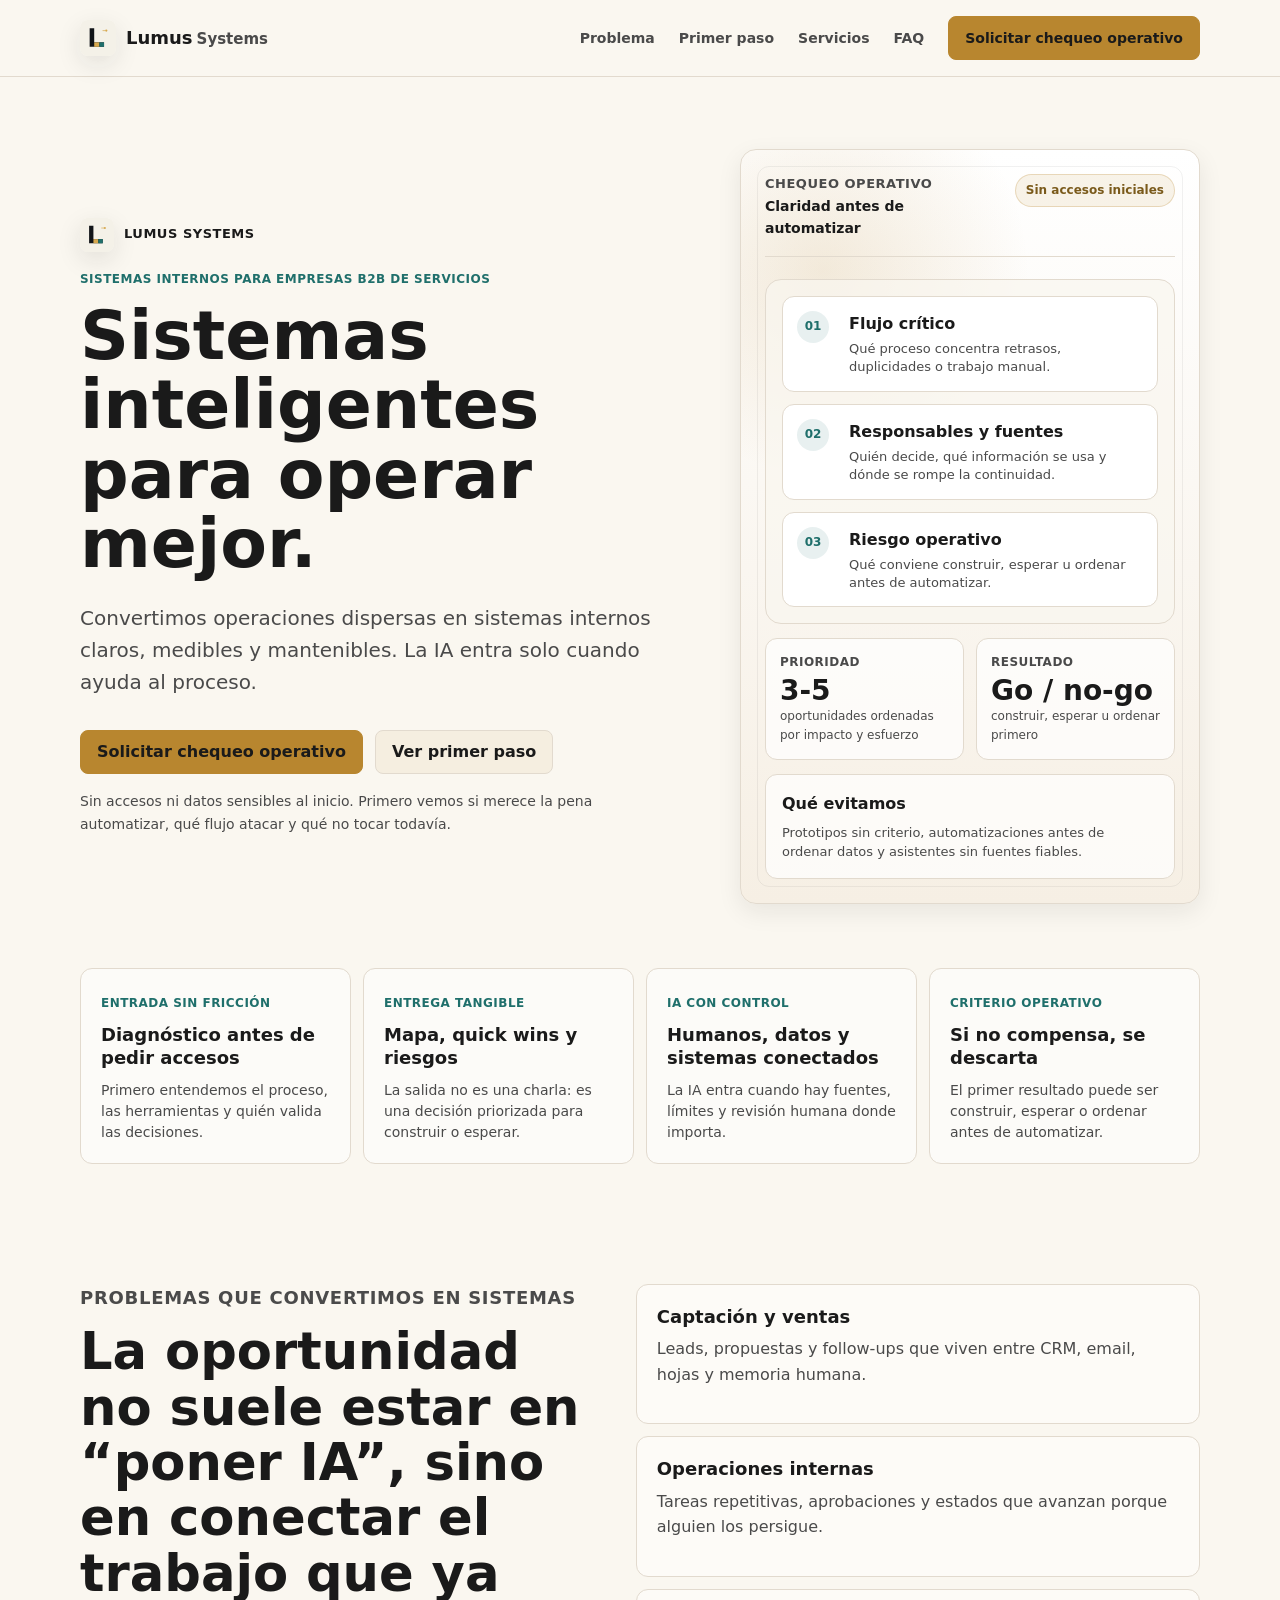
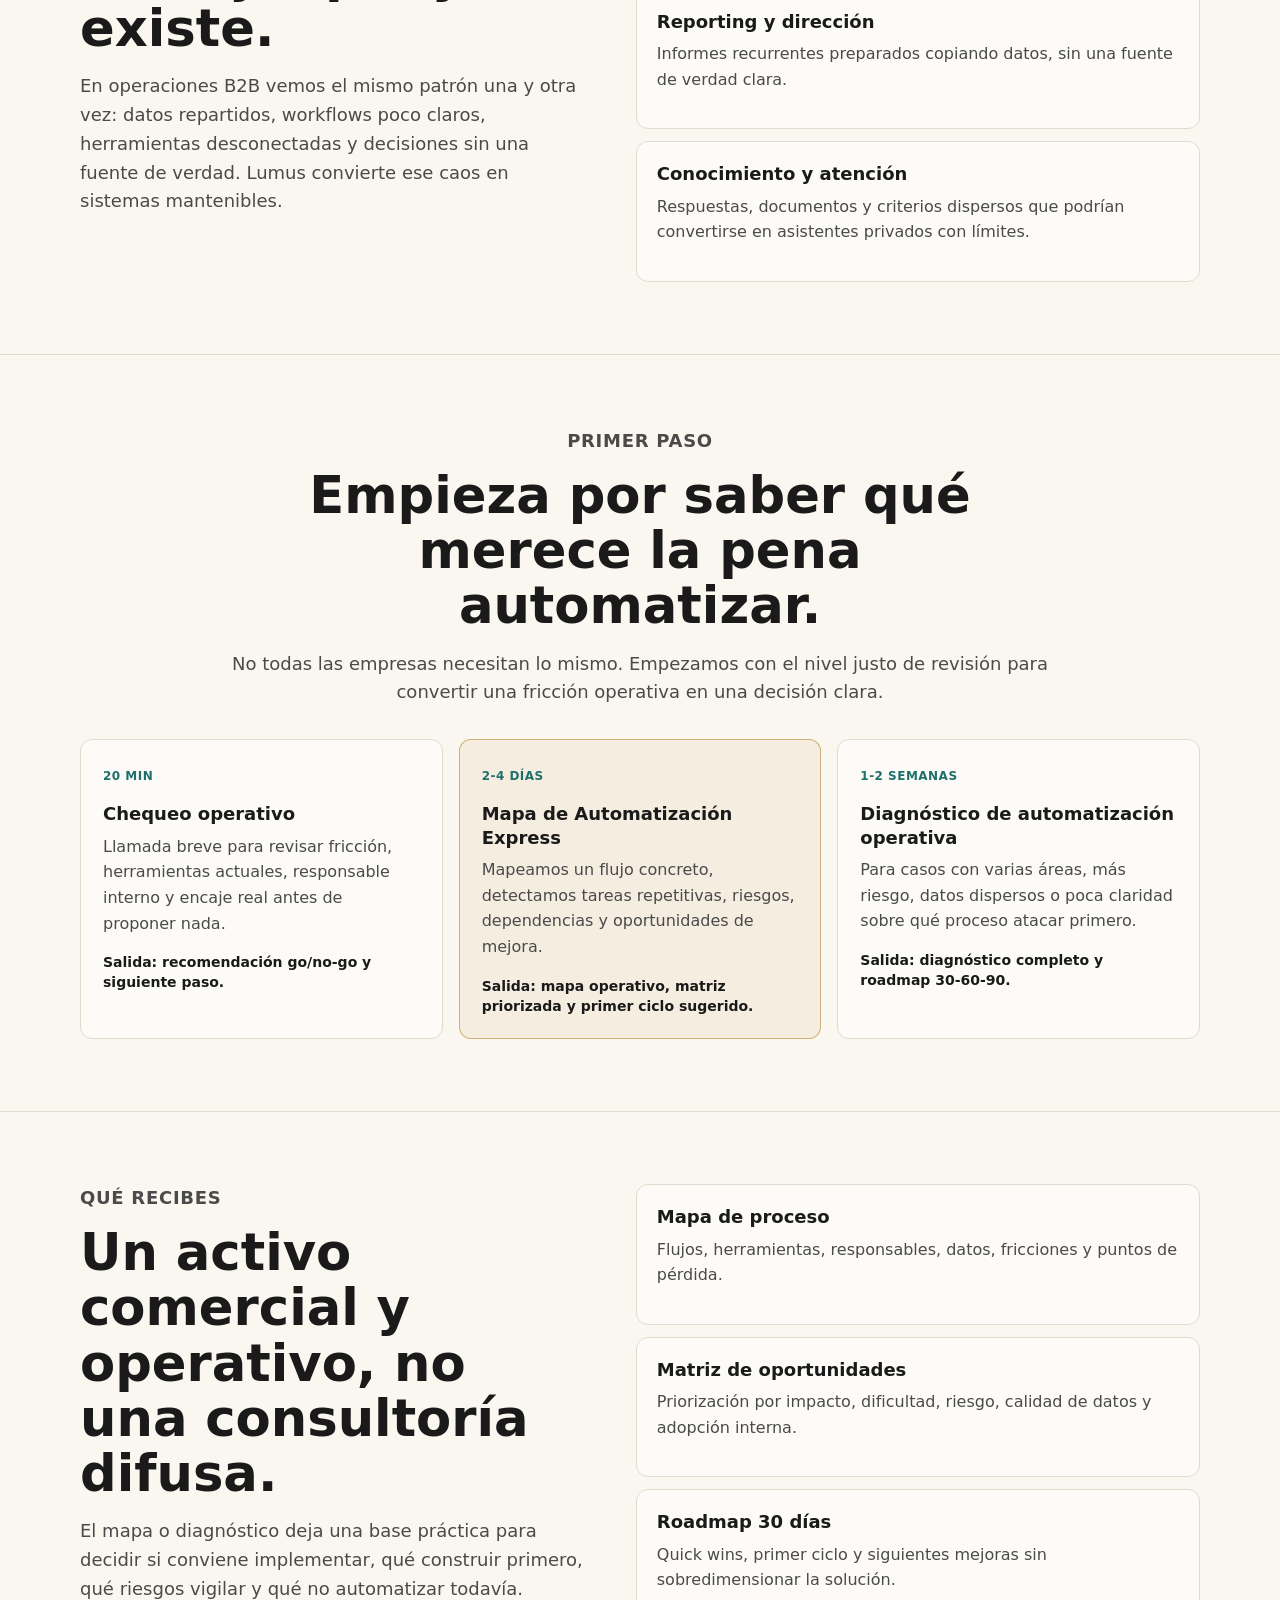
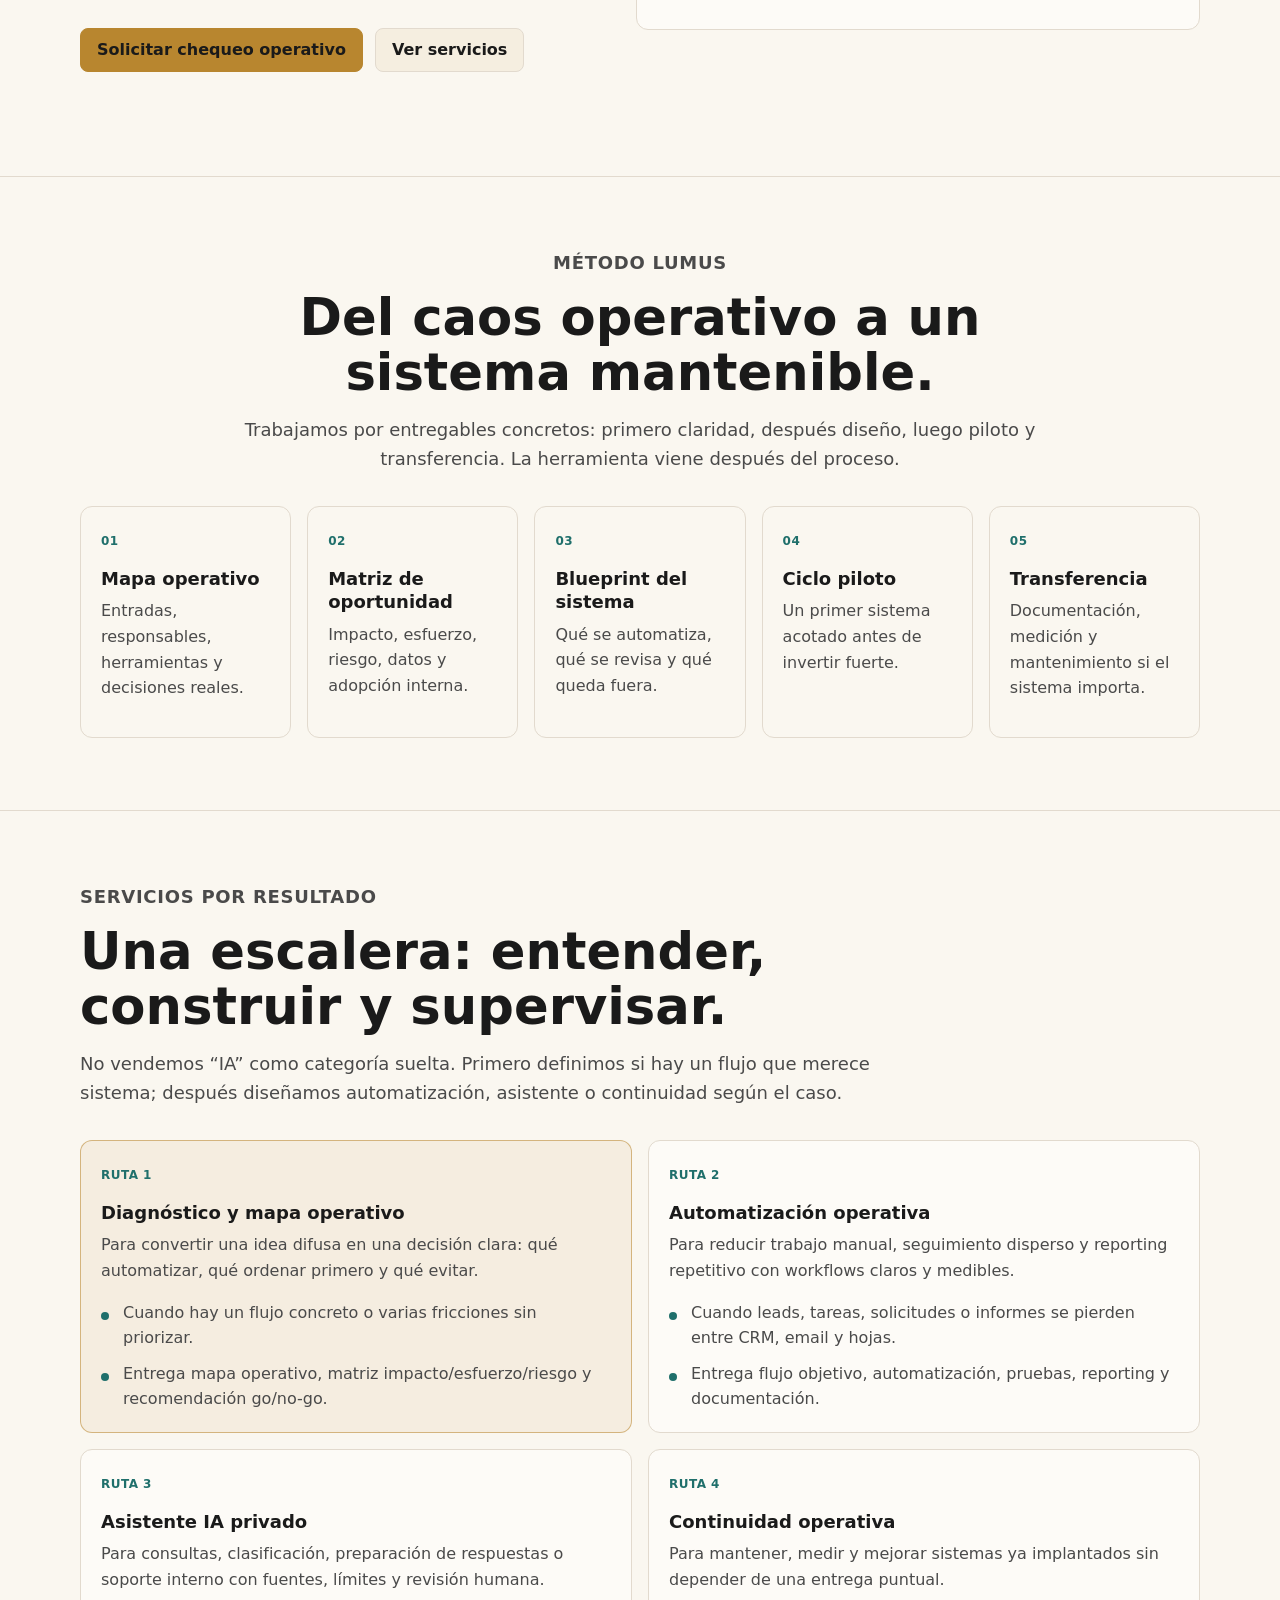
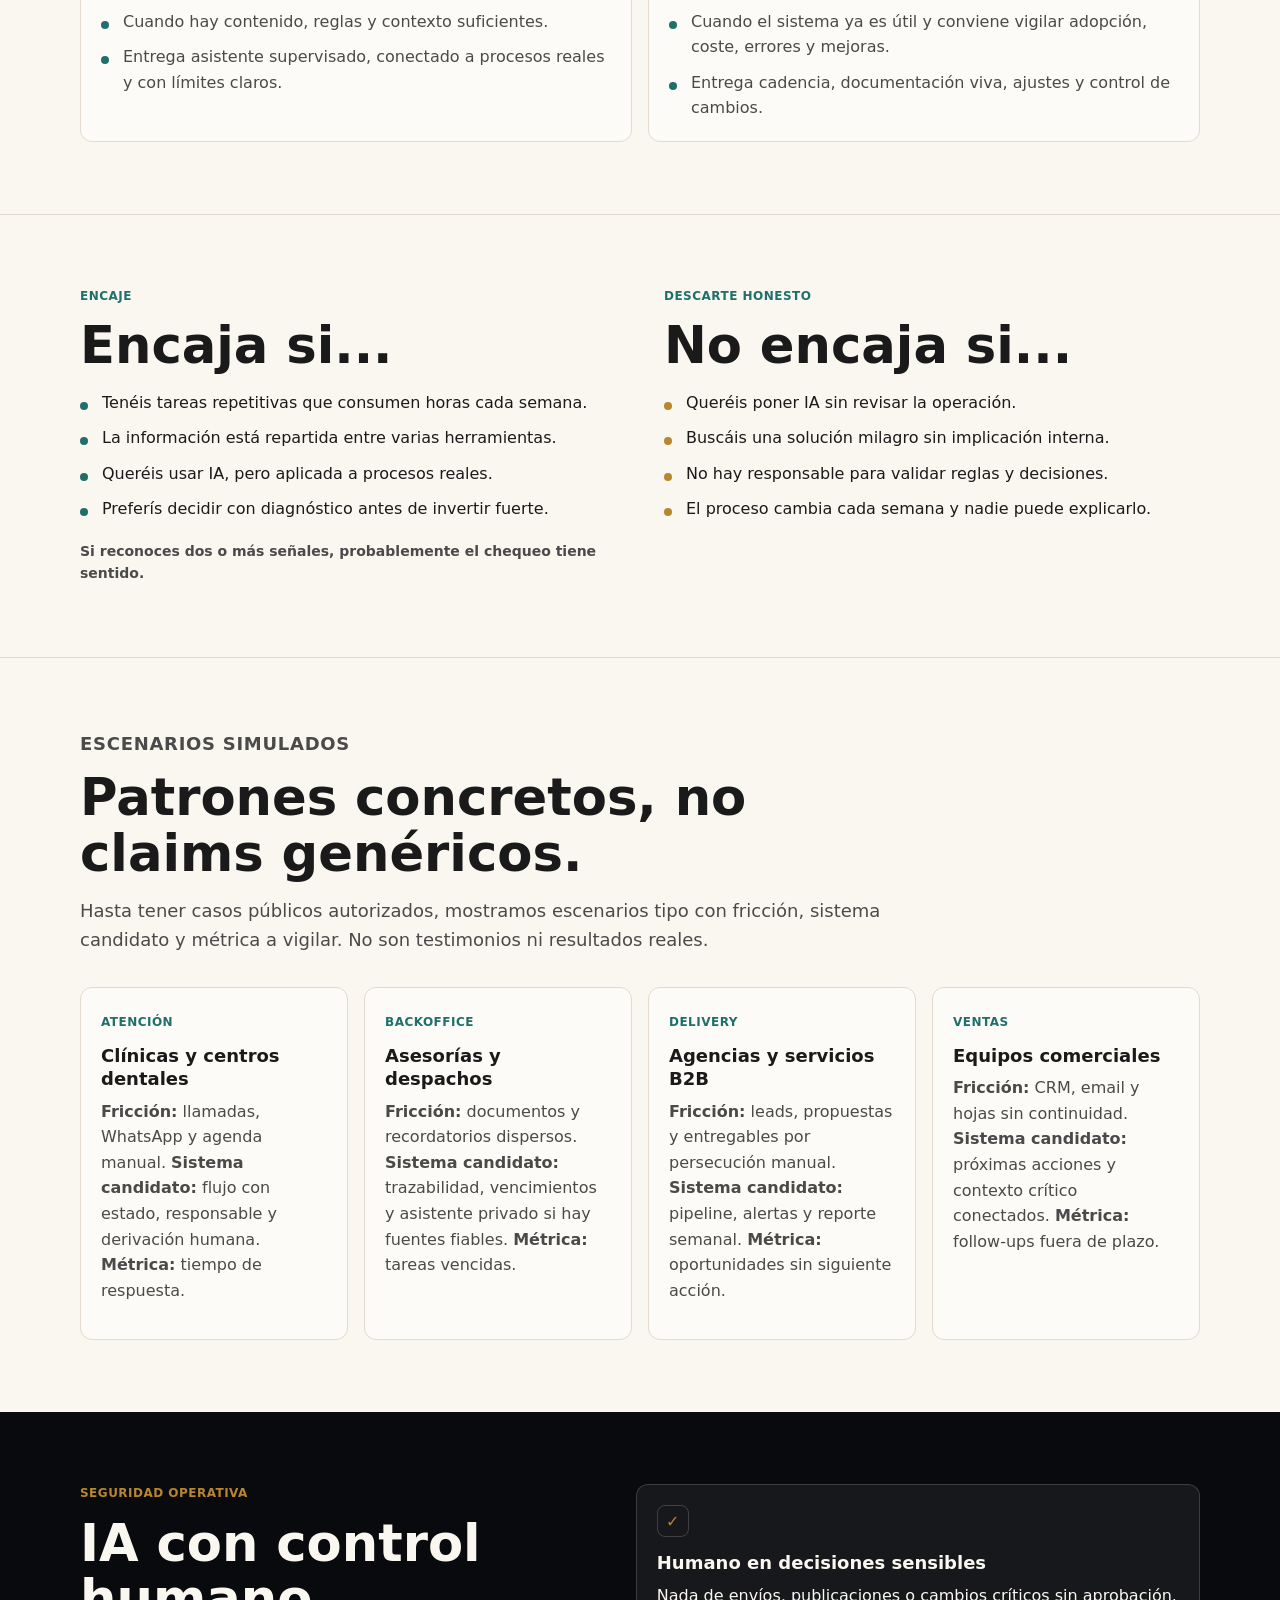
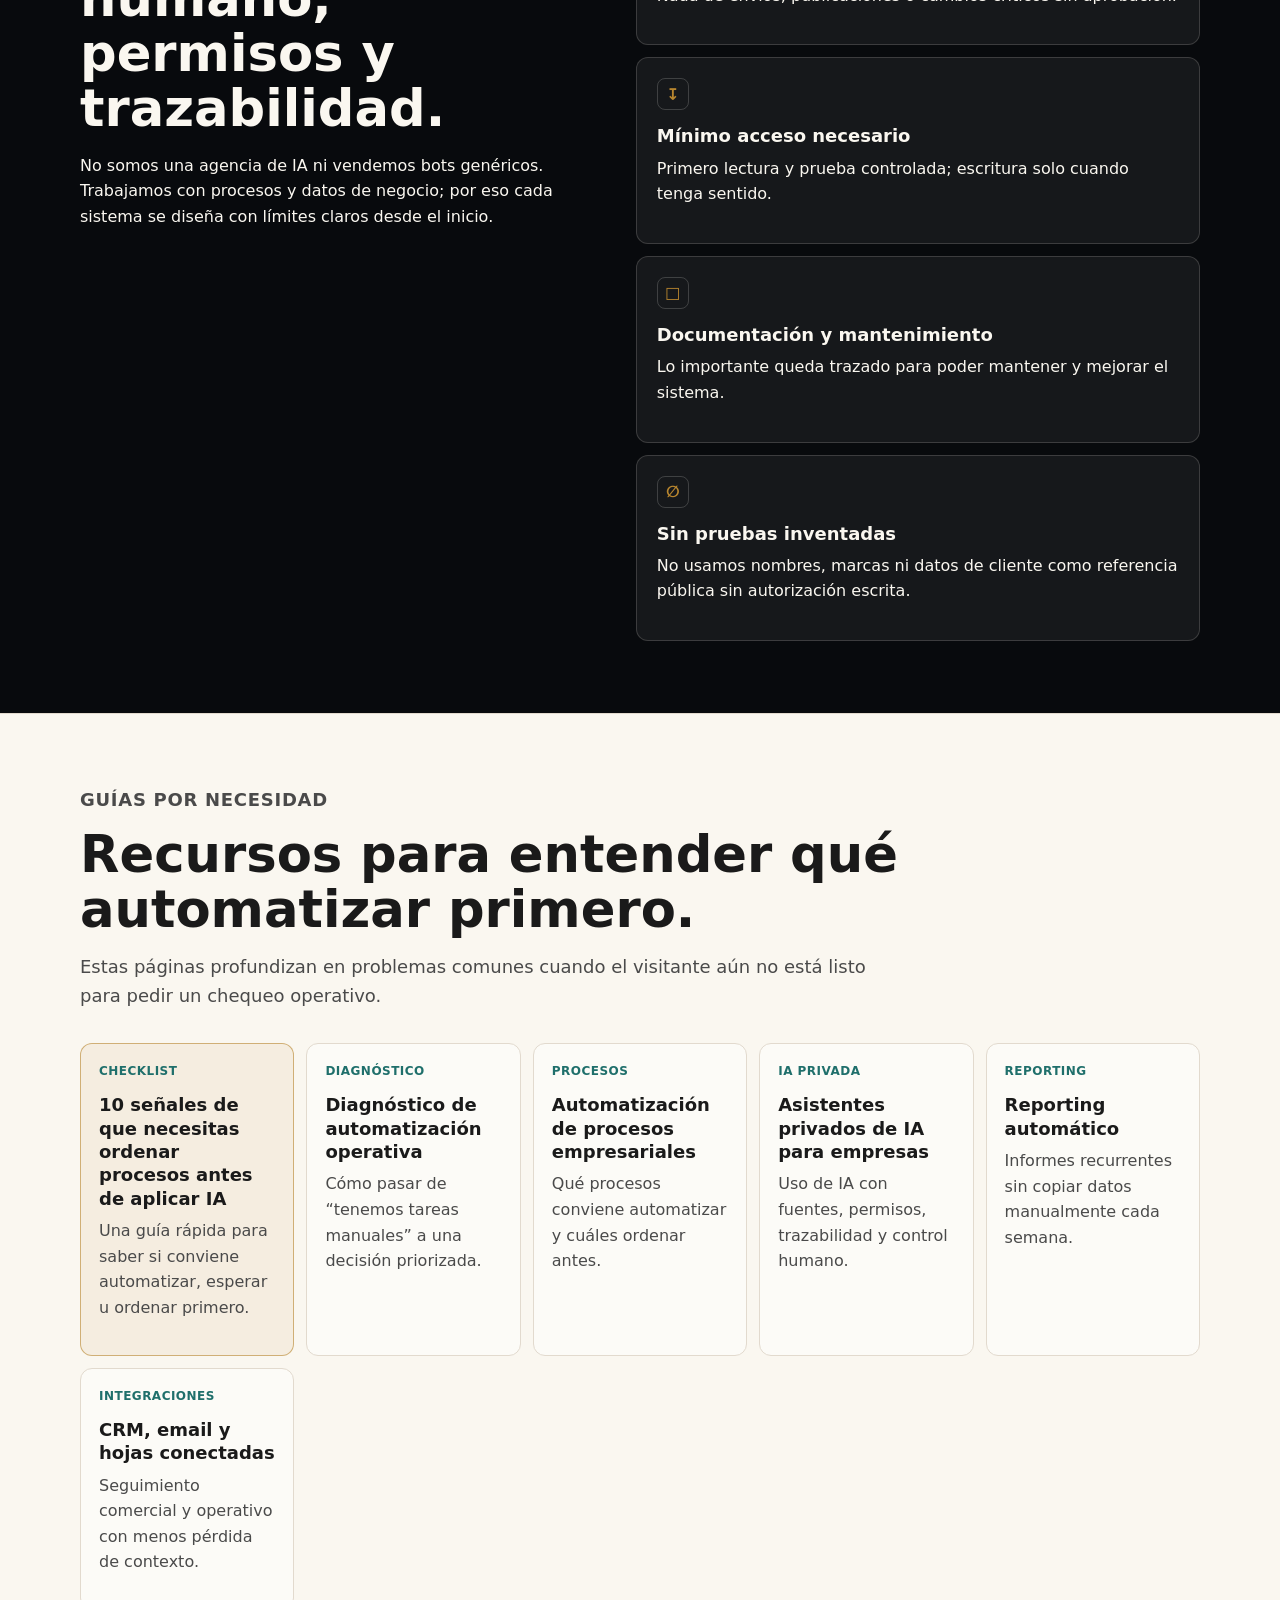
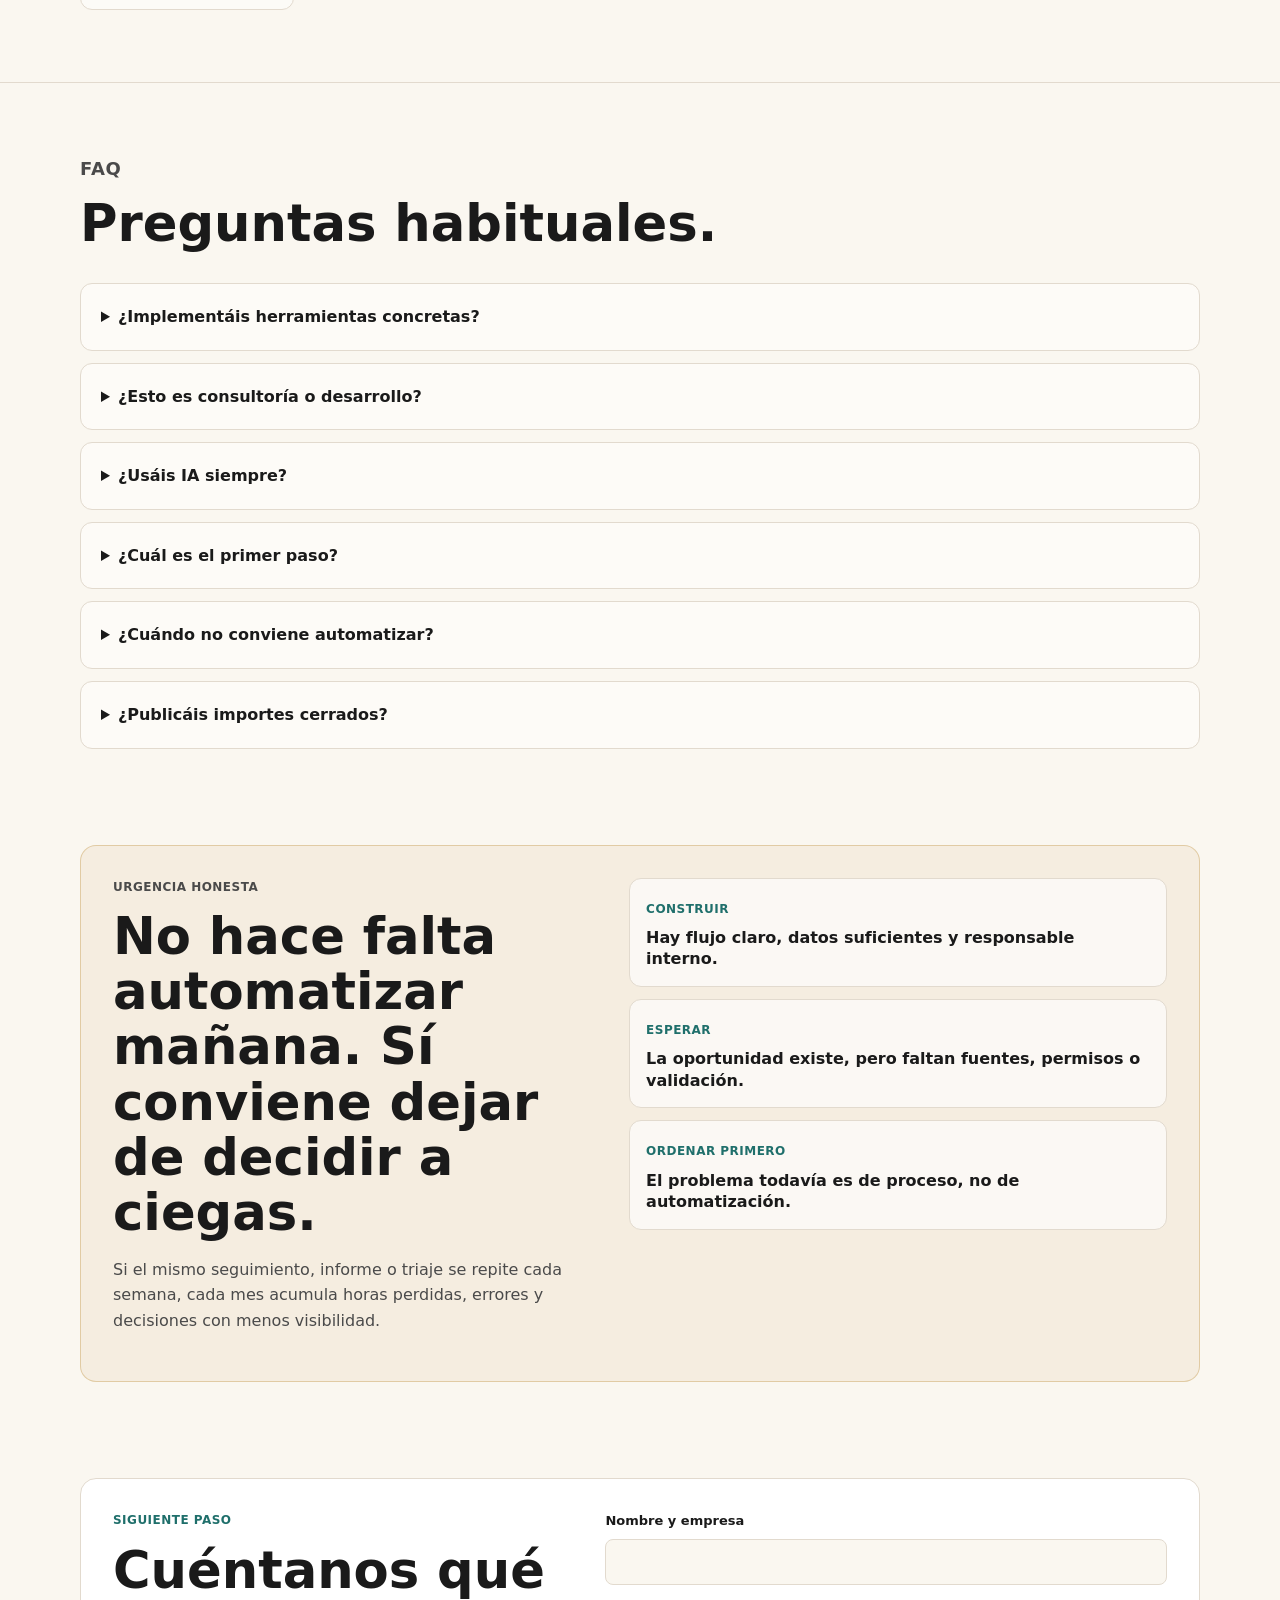
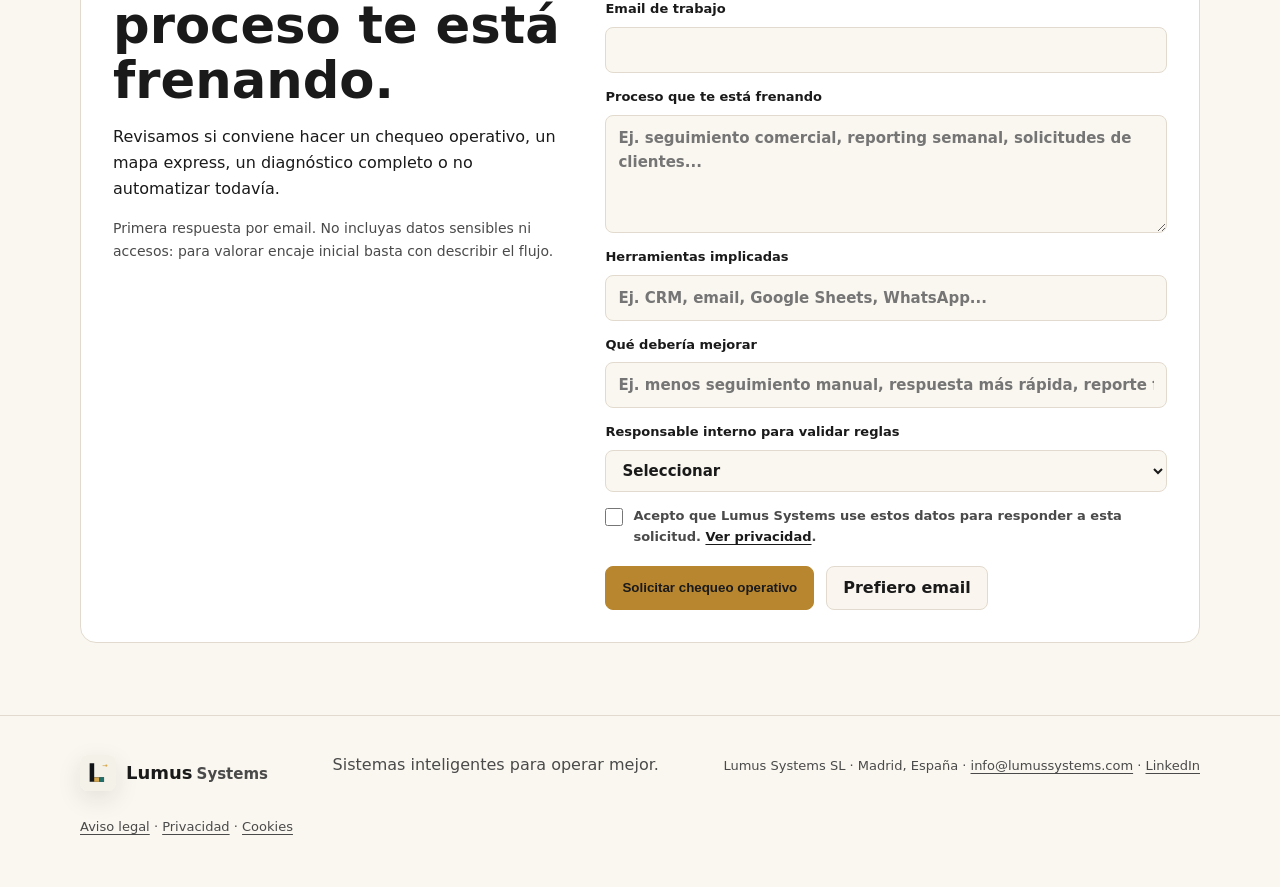
<file: deploy/index.html>
<!doctype html>
<html lang="es">
<head>
  <meta charset="utf-8">
  <meta name="viewport" content="width=device-width,initial-scale=1">
  <title>Sistemas inteligentes para operar mejor | Lumus Systems</title>
  <meta name="description" content="Lumus Systems convierte operaciones dispersas en sistemas internos claros, medibles y mantenibles para empresas B2B de servicios.">
  <meta name="keywords" content="automatización de procesos empresariales, consultoría de automatización, IA práctica para empresas, sistemas internos para empresas, automatización de procesos para pymes">
  <meta name="robots" content="index,follow,max-image-preview:large">
  <link rel="canonical" href="https://lumussystems.com/">
  <meta property="og:title" content="Lumus Systems · Sistemas inteligentes para operar mejor">
  <meta property="og:description" content="Convertimos operaciones dispersas en sistemas internos claros, medibles y mantenibles, con control humano y medición.">
  <meta property="og:type" content="website">
  <meta property="og:locale" content="es_ES">
  <meta property="og:url" content="https://lumussystems.com/">
  <meta property="og:image" content="https://lumussystems.com/assets/lumus-og-image-v1.png">
  <meta property="og:image:alt" content="Lumus Systems: sistemas inteligentes para operar mejor">
  <meta property="og:image:width" content="1200">
  <meta property="og:image:height" content="630">
  <meta name="twitter:card" content="summary_large_image">
  <meta name="twitter:title" content="Lumus Systems · Sistemas inteligentes para operar mejor">
  <meta name="twitter:description" content="Convertimos operaciones dispersas en sistemas internos claros, medibles y mantenibles, con control humano y medición.">
  <meta name="twitter:image" content="https://lumussystems.com/assets/lumus-og-image-v1.png">
  <link rel="icon" type="image/svg+xml" href="assets/lumus-symbol-v5-light.svg">
  <link rel="stylesheet" href="style.css">
  <script type="application/ld+json">
  {
    "@context": "https://schema.org",
    "@graph": [
      {
        "@type": "WebPage",
        "@id": "https://lumussystems.com/#webpage",
        "url": "https://lumussystems.com/",
        "name": "Sistemas inteligentes para operar mejor",
        "description": "Lumus Systems convierte operaciones dispersas en sistemas internos claros, medibles y mantenibles para empresas B2B de servicios.",
        "isPartOf": { "@id": "https://lumussystems.com/#website" },
        "about": { "@id": "https://lumussystems.com/#service" },
        "inLanguage": "es"
      },
      {
        "@type": "Organization",
        "@id": "https://lumussystems.com/#organization",
        "name": "Lumus Systems",
        "legalName": "Lumus Systems SL",
        "url": "https://lumussystems.com/",
        "logo": "https://lumussystems.com/assets/lumus-logo-v5-light.svg",
        "slogan": "Sistemas inteligentes para operar mejor",
        "email": "info@lumussystems.com",
        "address": {
          "@type": "PostalAddress",
          "streetAddress": "Salvador Dalí 16",
          "addressLocality": "Daganzo de Arriba",
          "addressRegion": "Madrid",
          "addressCountry": "ES"
        },
        "sameAs": [
          "https://www.linkedin.com/company/lumussystems"
        ]
      },
      {
        "@type": "ProfessionalService",
        "@id": "https://lumussystems.com/#service",
        "name": "Lumus Systems",
        "url": "https://lumussystems.com/",
        "description": "Diseño de sistemas internos, automatizaciones y asistentes IA conectados a procesos reales para empresas B2B de servicios.",
        "areaServed": "ES",
        "email": "info@lumussystems.com",
        "serviceType": [
          "Diagnóstico de automatización operativa",
          "Automatización de procesos empresariales",
          "IA práctica para empresas",
          "Sistemas internos para empresas"
        ]
      },
      {
        "@type": "OfferCatalog",
        "@id": "https://lumussystems.com/#offer-catalog",
        "name": "Primeros pasos Lumus Systems",
        "itemListElement": [
          {
            "@type": "Offer",
            "itemOffered": {
              "@type": "Service",
              "name": "Chequeo operativo",
              "description": "Revisión breve para entender fricción, herramientas, responsable interno y encaje antes de automatizar."
            }
          },
          {
            "@type": "Offer",
            "itemOffered": {
              "@type": "Service",
              "name": "Mapa de Automatización Express",
              "description": "Mapa de un flujo concreto, matriz de oportunidades y primer ciclo sugerido."
            }
          },
          {
            "@type": "Offer",
            "itemOffered": {
              "@type": "Service",
              "name": "Diagnóstico de automatización operativa",
              "description": "Diagnóstico para casos con varias áreas, más riesgo o poca claridad operativa."
            }
          }
        ]
      },
      {
        "@type": "WebSite",
        "@id": "https://lumussystems.com/#website",
        "url": "https://lumussystems.com/",
        "name": "Lumus Systems",
        "publisher": { "@id": "https://lumussystems.com/#organization" },
        "inLanguage": "es"
      },
      {
        "@type": "FAQPage",
        "@id": "https://lumussystems.com/#faq",
        "mainEntity": [
          {
            "@type": "Question",
            "name": "¿Implementáis herramientas concretas?",
            "acceptedAnswer": { "@type": "Answer", "text": "Sí, pero la herramienta se elige después de entender el proceso, los datos, los permisos y el mantenimiento necesario." }
          },
          {
            "@type": "Question",
            "name": "¿Esto es consultoría o desarrollo?",
            "acceptedAnswer": { "@type": "Answer", "text": "Ambas cosas: diagnóstico operativo, diseño del sistema e implementación práctica cuando tiene sentido." }
          },
          {
            "@type": "Question",
            "name": "¿Usáis IA siempre?",
            "acceptedAnswer": { "@type": "Answer", "text": "No. La IA entra cuando aporta valor real dentro de un proceso bien definido y con control humano." }
          },
          {
            "@type": "Question",
            "name": "¿Cuál es el primer paso?",
            "acceptedAnswer": { "@type": "Answer", "text": "Empezamos con un chequeo operativo para entender fricción, herramientas y encaje. Si hay oportunidad clara, recomendamos mapa express, diagnóstico completo o primer ciclo de implementación." }
          },
          {
            "@type": "Question",
            "name": "¿Cuándo no conviene automatizar?",
            "acceptedAnswer": { "@type": "Answer", "text": "No conviene automatizar cuando el proceso cambia cada semana, no hay responsable para validar reglas o la fricción todavía no está suficientemente entendida." }
          },
          {
            "@type": "Question",
            "name": "¿Publicáis importes cerrados?",
            "acceptedAnswer": { "@type": "Answer", "text": "No como promesa universal. El alcance depende del proceso, la calidad de datos, las integraciones, los permisos y el mantenimiento esperado." }
          }
        ]
      }
    ]
  }
  </script>
</head>
<body>
  <a class="skip-link" href="#contenido">Saltar al contenido</a>

  <nav class="nav" aria-label="Navegación principal">
    <div class="wrap nav-inner">
      <a class="brand" href="#contenido" aria-label="Lumus Systems">
        <img class="brand-symbol" src="assets/lumus-symbol-v5-light.svg" alt="" aria-hidden="true">
        <span class="brand-wordmark"><strong>Lumus</strong><span>Systems</span></span>
      </a>
      <button class="menu-toggle" type="button" aria-expanded="false" aria-controls="nav-menu" aria-label="Abrir menú">
        <span></span><span></span><span></span>
        <span class="sr-only">Abrir menú</span>
      </button>
      <div class="nav-links" id="nav-menu">
        <a href="#problema">Problema</a>
        <a href="#primer-paso">Primer paso</a>
        <a href="#servicios">Servicios</a>
        <a href="#faq">FAQ</a>
        <a class="btn primary" href="#contacto" data-track="nav-cta">Solicitar chequeo operativo</a>
      </div>
    </div>
  </nav>

  <main id="contenido">
    <header class="hero">
      <div class="wrap hero-grid">
        <div class="hero-copy">
          <div class="hero-brand" aria-label="Lumus Systems">
            <img src="assets/lumus-symbol-v5-light.svg" alt="" aria-hidden="true">
            <span>Lumus Systems</span>
          </div>
          <p class="eyebrow"><span class="desktop-copy">Sistemas internos para empresas B2B de servicios</span><span class="mobile-copy">Sistemas internos para empresas</span></p>
          <h1>Sistemas inteligentes para operar mejor.</h1>
          <p class="lead">Convertimos operaciones dispersas en sistemas internos claros, medibles y mantenibles. La IA entra solo cuando ayuda al proceso.</p>
          <div class="actions">
            <a class="btn primary" href="#contacto" data-track="hero-primary">Solicitar chequeo operativo</a>
            <a class="btn secondary" href="#primer-paso" data-track="hero-secondary">Ver primer paso</a>
          </div>
          <p class="micro">Sin accesos ni datos sensibles al inicio. Primero vemos si merece la pena automatizar, qué flujo atacar y qué no tocar todavía.</p>
        </div>
        <aside class="hero-system hero-static" aria-label="Resumen del chequeo operativo Lumus">
          <div class="system-top">
            <div>
              <span>Chequeo operativo</span>
              <strong>Claridad antes de automatizar</strong>
            </div>
            <p class="status-chip">Sin accesos iniciales</p>
          </div>
          <div class="scope-list">
            <article>
              <span>01</span>
              <div><b>Flujo crítico</b><p>Qué proceso concentra retrasos, duplicidades o trabajo manual.</p></div>
            </article>
            <article>
              <span>02</span>
              <div><b>Responsables y fuentes</b><p>Quién decide, qué información se usa y dónde se rompe la continuidad.</p></div>
            </article>
            <article>
              <span>03</span>
              <div><b>Riesgo operativo</b><p>Qué conviene construir, esperar u ordenar antes de automatizar.</p></div>
            </article>
          </div>
          <div class="signal-grid">
            <div><span>Prioridad</span><b>3-5</b><small>oportunidades ordenadas por impacto y esfuerzo</small></div>
            <div><span>Resultado</span><b>Go / no-go</b><small>construir, esperar u ordenar primero</small></div>
          </div>
          <div class="system-note">
            <b>Qué evitamos</b>
            <p>Prototipos sin criterio, automatizaciones antes de ordenar datos y asistentes sin fuentes fiables.</p>
          </div>
        </aside>
      </div>
    </header>

    <section class="proof-strip" aria-label="Señales de confianza Lumus">
      <div class="wrap proof-grid">
        <article>
          <span>Entrada sin fricción</span>
          <strong>Diagnóstico antes de pedir accesos</strong>
          <p>Primero entendemos el proceso, las herramientas y quién valida las decisiones.</p>
        </article>
        <article>
          <span>Entrega tangible</span>
          <strong>Mapa, quick wins y riesgos</strong>
          <p>La salida no es una charla: es una decisión priorizada para construir o esperar.</p>
        </article>
        <article>
          <span>IA con control</span>
          <strong>Humanos, datos y sistemas conectados</strong>
          <p>La IA entra cuando hay fuentes, límites y revisión humana donde importa.</p>
        </article>
        <article>
          <span>Criterio operativo</span>
          <strong>Si no compensa, se descarta</strong>
          <p>El primer resultado puede ser construir, esperar o ordenar antes de automatizar.</p>
        </article>
      </div>
    </section>

    <section id="problema">
      <div class="wrap split">
        <div class="section-head">
          <p class="kicker">Problemas que convertimos en sistemas</p>
          <h2>La oportunidad no suele estar en “poner IA”, sino en conectar el trabajo que ya existe.</h2>
          <p>En operaciones B2B vemos el mismo patrón una y otra vez: datos repartidos, workflows poco claros, herramientas desconectadas y decisiones sin una fuente de verdad. Lumus convierte ese caos en sistemas mantenibles.</p>
        </div>
        <div class="signal-list">
          <article class="card"><h3>Captación y ventas</h3><p>Leads, propuestas y follow-ups que viven entre CRM, email, hojas y memoria humana.</p></article>
          <article class="card"><h3>Operaciones internas</h3><p>Tareas repetitivas, aprobaciones y estados que avanzan porque alguien los persigue.</p></article>
          <article class="card"><h3>Reporting y dirección</h3><p>Informes recurrentes preparados copiando datos, sin una fuente de verdad clara.</p></article>
          <article class="card"><h3>Conocimiento y atención</h3><p>Respuestas, documentos y criterios dispersos que podrían convertirse en asistentes privados con límites.</p></article>
        </div>
      </div>
    </section>

    <section id="primer-paso" class="band">
      <div class="wrap">
        <div class="section-head centered">
          <p class="kicker">Primer paso</p>
          <h2>Empieza por saber qué merece la pena automatizar.</h2>
          <p>No todas las empresas necesitan lo mismo. Empezamos con el nivel justo de revisión para convertir una fricción operativa en una decisión clara.</p>
        </div>
        <div class="entry-grid">
          <article class="entry-card">
            <span>20 min</span>
            <h3>Chequeo operativo</h3>
            <p>Llamada breve para revisar fricción, herramientas actuales, responsable interno y encaje real antes de proponer nada.</p>
            <strong>Salida: recomendación go/no-go y siguiente paso.</strong>
          </article>
          <article class="entry-card featured">
            <span>2-4 días</span>
            <h3>Mapa de Automatización Express</h3>
            <p>Mapeamos un flujo concreto, detectamos tareas repetitivas, riesgos, dependencias y oportunidades de mejora.</p>
            <strong>Salida: mapa operativo, matriz priorizada y primer ciclo sugerido.</strong>
          </article>
          <article class="entry-card">
            <span>1-2 semanas</span>
            <h3>Diagnóstico de automatización operativa</h3>
            <p>Para casos con varias áreas, más riesgo, datos dispersos o poca claridad sobre qué proceso atacar primero.</p>
            <strong>Salida: diagnóstico completo y roadmap 30-60-90.</strong>
          </article>
        </div>
      </div>
    </section>

    <section id="entregables">
      <div class="wrap deliverable-grid">
        <div class="section-head">
          <p class="kicker">Qué recibes</p>
          <h2>Un activo comercial y operativo, no una consultoría difusa.</h2>
          <p>El mapa o diagnóstico deja una base práctica para decidir si conviene implementar, qué construir primero, qué riesgos vigilar y qué no automatizar todavía.</p>
          <div class="inline-actions">
            <a class="btn primary" href="#contacto" data-track="deliverables-cta">Solicitar chequeo operativo</a>
            <a class="btn secondary" href="#servicios" data-track="deliverables-secondary">Ver servicios</a>
          </div>
        </div>
        <div class="deliverables">
          <article class="card"><h3>Mapa de proceso</h3><p>Flujos, herramientas, responsables, datos, fricciones y puntos de pérdida.</p></article>
          <article class="card"><h3>Matriz de oportunidades</h3><p>Priorización por impacto, dificultad, riesgo, calidad de datos y adopción interna.</p></article>
          <article class="card"><h3>Roadmap 30 días</h3><p>Quick wins, primer ciclo y siguientes mejoras sin sobredimensionar la solución.</p></article>
        </div>
      </div>
    </section>

    <section id="metodo" class="band">
      <div class="wrap">
        <div class="section-head centered">
          <p class="kicker">Método Lumus</p>
          <h2>Del caos operativo a un sistema mantenible.</h2>
          <p>Trabajamos por entregables concretos: primero claridad, después diseño, luego piloto y transferencia. La herramienta viene después del proceso.</p>
        </div>
        <div class="method-map">
          <article><span>01</span><h3>Mapa operativo</h3><p>Entradas, responsables, herramientas y decisiones reales.</p></article>
          <article><span>02</span><h3>Matriz de oportunidad</h3><p>Impacto, esfuerzo, riesgo, datos y adopción interna.</p></article>
          <article><span>03</span><h3>Blueprint del sistema</h3><p>Qué se automatiza, qué se revisa y qué queda fuera.</p></article>
          <article><span>04</span><h3>Ciclo piloto</h3><p>Un primer sistema acotado antes de invertir fuerte.</p></article>
          <article><span>05</span><h3>Transferencia</h3><p>Documentación, medición y mantenimiento si el sistema importa.</p></article>
        </div>
      </div>
    </section>

    <section id="servicios">
      <div class="wrap">
        <div class="section-head">
          <p class="kicker">Servicios por resultado</p>
          <h2>Una escalera: entender, construir y supervisar.</h2>
          <p>No vendemos “IA” como categoría suelta. Primero definimos si hay un flujo que merece sistema; después diseñamos automatización, asistente o continuidad según el caso.</p>
        </div>
        <div class="services">
          <article class="service-card featured">
            <span class="route">Ruta 1</span>
            <h3>Diagnóstico y mapa operativo</h3>
            <p>Para convertir una idea difusa en una decisión clara: qué automatizar, qué ordenar primero y qué evitar.</p>
            <ul>
              <li>Cuando hay un flujo concreto o varias fricciones sin priorizar.</li>
              <li>Entrega mapa operativo, matriz impacto/esfuerzo/riesgo y recomendación go/no-go.</li>
            </ul>
          </article>
          <article class="service-card">
            <span class="route">Ruta 2</span>
            <h3>Automatización operativa</h3>
            <p>Para reducir trabajo manual, seguimiento disperso y reporting repetitivo con workflows claros y medibles.</p>
            <ul>
              <li>Cuando leads, tareas, solicitudes o informes se pierden entre CRM, email y hojas.</li>
              <li>Entrega flujo objetivo, automatización, pruebas, reporting y documentación.</li>
            </ul>
          </article>
          <article class="service-card">
            <span class="route">Ruta 3</span>
            <h3>Asistente IA privado</h3>
            <p>Para consultas, clasificación, preparación de respuestas o soporte interno con fuentes, límites y revisión humana.</p>
            <ul>
              <li>Cuando hay contenido, reglas y contexto suficientes.</li>
              <li>Entrega asistente supervisado, conectado a procesos reales y con límites claros.</li>
            </ul>
          </article>
          <article class="service-card">
            <span class="route">Ruta 4</span>
            <h3>Continuidad operativa</h3>
            <p>Para mantener, medir y mejorar sistemas ya implantados sin depender de una entrega puntual.</p>
            <ul>
              <li>Cuando el sistema ya es útil y conviene vigilar adopción, coste, errores y mejoras.</li>
              <li>Entrega cadencia, documentación viva, ajustes y control de cambios.</li>
            </ul>
          </article>
        </div>
      </div>
    </section>

    <section id="encaje" class="band">
      <div class="wrap fit">
        <article>
          <p class="kicker">Encaje</p>
          <h2>Encaja si...</h2>
          <ul class="check-list">
            <li>Tenéis tareas repetitivas que consumen horas cada semana.</li>
            <li>La información está repartida entre varias herramientas.</li>
            <li>Queréis usar IA, pero aplicada a procesos reales.</li>
            <li>Preferís decidir con diagnóstico antes de invertir fuerte.</li>
          </ul>
          <p class="fit-note">Si reconoces dos o más señales, probablemente el chequeo tiene sentido.</p>
        </article>
        <article>
          <p class="kicker">Descarte honesto</p>
          <h2>No encaja si...</h2>
          <ul class="check-list muted">
            <li>Queréis poner IA sin revisar la operación.</li>
            <li>Buscáis una solución milagro sin implicación interna.</li>
            <li>No hay responsable para validar reglas y decisiones.</li>
            <li>El proceso cambia cada semana y nadie puede explicarlo.</li>
          </ul>
        </article>
      </div>
    </section>

    <section id="casos">
      <div class="wrap">
        <div class="section-head">
          <p class="kicker">Escenarios simulados</p>
          <h2>Patrones concretos, no claims genéricos.</h2>
          <p>Hasta tener casos públicos autorizados, mostramos escenarios tipo con fricción, sistema candidato y métrica a vigilar. No son testimonios ni resultados reales.</p>
        </div>
        <div class="scenario-grid">
          <article class="card case-card"><span>Atención</span><h3>Clínicas y centros dentales</h3><p><strong>Fricción:</strong> llamadas, WhatsApp y agenda manual. <strong>Sistema candidato:</strong> flujo con estado, responsable y derivación humana. <strong>Métrica:</strong> tiempo de respuesta.</p></article>
          <article class="card case-card"><span>Backoffice</span><h3>Asesorías y despachos</h3><p><strong>Fricción:</strong> documentos y recordatorios dispersos. <strong>Sistema candidato:</strong> trazabilidad, vencimientos y asistente privado si hay fuentes fiables. <strong>Métrica:</strong> tareas vencidas.</p></article>
          <article class="card case-card"><span>Delivery</span><h3>Agencias y servicios B2B</h3><p><strong>Fricción:</strong> leads, propuestas y entregables por persecución manual. <strong>Sistema candidato:</strong> pipeline, alertas y reporte semanal. <strong>Métrica:</strong> oportunidades sin siguiente acción.</p></article>
          <article class="card case-card"><span>Ventas</span><h3>Equipos comerciales</h3><p><strong>Fricción:</strong> CRM, email y hojas sin continuidad. <strong>Sistema candidato:</strong> próximas acciones y contexto crítico conectados. <strong>Métrica:</strong> follow-ups fuera de plazo.</p></article>
        </div>
      </div>
    </section>

    <section class="dark-band">
      <div class="wrap trust-grid">
        <div>
          <p class="kicker">Seguridad operativa</p>
          <h2>IA con control humano, permisos y trazabilidad.</h2>
          <p>No somos una agencia de IA ni vendemos bots genéricos. Trabajamos con procesos y datos de negocio; por eso cada sistema se diseña con límites claros desde el inicio.</p>
        </div>
        <div class="trust-cards">
          <article><span aria-hidden="true">✓</span><h3>Humano en decisiones sensibles</h3><p>Nada de envíos, publicaciones o cambios críticos sin aprobación.</p></article>
          <article><span aria-hidden="true">↧</span><h3>Mínimo acceso necesario</h3><p>Primero lectura y prueba controlada; escritura solo cuando tenga sentido.</p></article>
          <article><span aria-hidden="true">□</span><h3>Documentación y mantenimiento</h3><p>Lo importante queda trazado para poder mantener y mejorar el sistema.</p></article>
          <article><span aria-hidden="true">∅</span><h3>Sin pruebas inventadas</h3><p>No usamos nombres, marcas ni datos de cliente como referencia pública sin autorización escrita.</p></article>
        </div>
      </div>
    </section>

    <section id="recursos" class="band">
      <div class="wrap">
        <div class="section-head">
          <p class="kicker">Guías por necesidad</p>
          <h2>Recursos para entender qué automatizar primero.</h2>
          <p>Estas páginas profundizan en problemas comunes cuando el visitante aún no está listo para pedir un chequeo operativo.</p>
        </div>
        <div class="resource-grid">
          <a class="resource-card featured-resource" href="senales-ordenar-procesos-ia/">
            <span>Checklist</span>
            <h3>10 señales de que necesitas ordenar procesos antes de aplicar IA</h3>
            <p>Una guía rápida para saber si conviene automatizar, esperar u ordenar primero.</p>
          </a>
          <a class="resource-card" href="diagnostico-automatizacion-operativa/">
            <span>Diagnóstico</span>
            <h3>Diagnóstico de automatización operativa</h3>
            <p>Cómo pasar de “tenemos tareas manuales” a una decisión priorizada.</p>
          </a>
          <a class="resource-card" href="automatizacion-procesos-empresariales/">
            <span>Procesos</span>
            <h3>Automatización de procesos empresariales</h3>
            <p>Qué procesos conviene automatizar y cuáles ordenar antes.</p>
          </a>
          <a class="resource-card" href="asistentes-privados-ia-empresas/">
            <span>IA privada</span>
            <h3>Asistentes privados de IA para empresas</h3>
            <p>Uso de IA con fuentes, permisos, trazabilidad y control humano.</p>
          </a>
          <a class="resource-card" href="reporting-automatico/">
            <span>Reporting</span>
            <h3>Reporting automático</h3>
            <p>Informes recurrentes sin copiar datos manualmente cada semana.</p>
          </a>
          <a class="resource-card" href="integraciones-crm-email-sheets/">
            <span>Integraciones</span>
            <h3>CRM, email y hojas conectadas</h3>
            <p>Seguimiento comercial y operativo con menos pérdida de contexto.</p>
          </a>
        </div>
      </div>
    </section>

    <section id="faq">
      <div class="wrap">
        <div class="section-head">
          <p class="kicker">FAQ</p>
          <h2>Preguntas habituales.</h2>
        </div>
        <div class="faq-list">
          <details>
            <summary>¿Implementáis herramientas concretas?</summary>
            <p>Sí, pero la herramienta se elige después de entender el proceso, los datos, los permisos y el mantenimiento necesario.</p>
          </details>
          <details>
            <summary>¿Esto es consultoría o desarrollo?</summary>
            <p>Ambas cosas: diagnóstico operativo, diseño del sistema e implementación práctica cuando tiene sentido.</p>
          </details>
          <details>
            <summary>¿Usáis IA siempre?</summary>
            <p>No. La IA entra cuando aporta valor real dentro de un proceso bien definido y con control humano.</p>
          </details>
          <details>
            <summary>¿Cuál es el primer paso?</summary>
            <p>Cuéntanos qué proceso te está frenando. Revisamos si conviene hacer un chequeo operativo, un mapa express, un diagnóstico completo o no automatizar todavía.</p>
          </details>
          <details>
            <summary>¿Cuándo no conviene automatizar?</summary>
            <p>Cuando el proceso cambia cada semana, no hay responsable para validar reglas o la fricción todavía no está clara. En esos casos recomendamos ordenar antes de automatizar.</p>
          </details>
          <details>
            <summary>¿Publicáis importes cerrados?</summary>
            <p>No como promesa universal. El alcance depende del proceso, la calidad de datos, las integraciones, los permisos y el mantenimiento esperado. Primero revisamos encaje; después se propone el formato adecuado.</p>
          </details>
        </div>
      </div>
    </section>

    <section id="decision" class="decision-band">
      <div class="wrap decision-box">
        <div>
          <p class="kicker">Urgencia honesta</p>
          <h2>No hace falta automatizar mañana. Sí conviene dejar de decidir a ciegas.</h2>
          <p>Si el mismo seguimiento, informe o triaje se repite cada semana, cada mes acumula horas perdidas, errores y decisiones con menos visibilidad.</p>
        </div>
        <div class="decision-list" aria-label="Qué decide el chequeo operativo">
          <article><span>Construir</span><strong>Hay flujo claro, datos suficientes y responsable interno.</strong></article>
          <article><span>Esperar</span><strong>La oportunidad existe, pero faltan fuentes, permisos o validación.</strong></article>
          <article><span>Ordenar primero</span><strong>El problema todavía es de proceso, no de automatización.</strong></article>
        </div>
      </div>
    </section>

    <section id="contacto" class="cta-section">
      <div class="wrap cta">
        <div>
          <p class="kicker">Siguiente paso</p>
          <h2>Cuéntanos qué proceso te está frenando.</h2>
          <p>Revisamos si conviene hacer un chequeo operativo, un mapa express, un diagnóstico completo o no automatizar todavía.</p>
          <p class="contact-note">Primera respuesta por email. No incluyas datos sensibles ni accesos: para valorar encaje inicial basta con describir el flujo.</p>
        </div>
        <form class="contact-form" name="chequeo-operativo" method="post" action="gracias.html" data-netlify="true" netlify-honeypot="empresa-web">
          <input type="hidden" name="form-name" value="chequeo-operativo">
          <p class="hidden-field">
            <label>Empresa web <input name="empresa-web" tabindex="-1" autocomplete="off"></label>
          </p>
          <label>
            Nombre y empresa
            <input name="nombre" autocomplete="name" required>
          </label>
          <label>
            Email de trabajo
            <input type="email" name="email" autocomplete="email" required>
          </label>
          <label>
            Proceso que te está frenando
            <textarea name="proceso" rows="4" required placeholder="Ej. seguimiento comercial, reporting semanal, solicitudes de clientes..."></textarea>
          </label>
          <label>
            Herramientas implicadas
            <input name="herramientas" autocomplete="off" placeholder="Ej. CRM, email, Google Sheets, WhatsApp...">
          </label>
          <label>
            Qué debería mejorar
            <input name="objetivo" autocomplete="off" placeholder="Ej. menos seguimiento manual, respuesta más rápida, reporte fiable...">
          </label>
          <label>
            Responsable interno para validar reglas
            <select name="responsable">
              <option value="">Seleccionar</option>
              <option value="si">Sí, hay responsable</option>
              <option value="no">Todavía no</option>
              <option value="duda">No lo tenemos claro</option>
            </select>
          </label>
          <label class="privacy-check">
            <input type="checkbox" name="privacidad" required>
            <span>Acepto que Lumus Systems use estos datos para responder a esta solicitud. <a href="privacidad.html">Ver privacidad</a>.</span>
          </label>
          <div class="form-actions">
            <button class="btn primary" type="submit" data-track="final-form-submit">Solicitar chequeo operativo</button>
            <a class="btn secondary" href="mailto:info@lumussystems.com?subject=Chequeo%20operativo%20Lumus%20Systems&body=Hola%20Lumus%2C%0A%0AQueremos%20solicitar%20un%20chequeo%20operativo.%0A%0AProceso%20a%20revisar%3A%0A%0AHerramientas%20actuales%3A%0A%0AFricci%C3%B3n%20principal%3A%0A%0AObjetivo%20esperado%3A%0A%0AResponsable%20interno%20para%20validar%20reglas%3A%0A" aria-label="Enviar email para solicitar un chequeo operativo" data-track="final-mailto">Prefiero email</a>
          </div>
        </form>
      </div>
    </section>
  </main>

  <a class="mobile-sticky-cta is-hidden" href="#contacto" data-track="mobile-sticky">Solicitar chequeo operativo</a>

  <footer>
    <div class="wrap footer-inner">
      <span class="footer-brand" aria-label="Lumus Systems">
        <img class="brand-symbol" src="assets/lumus-symbol-v5-light.svg" alt="" aria-hidden="true">
        <span class="brand-wordmark"><strong>Lumus</strong><span>Systems</span></span>
      </span>
      <p>Sistemas inteligentes para operar mejor.</p>
      <p class="footer-meta">Lumus Systems SL · Madrid, España · <a href="mailto:info@lumussystems.com">info@lumussystems.com</a> · <a href="https://www.linkedin.com/company/lumussystems">LinkedIn</a></p>
      <p class="legal"><a href="aviso-legal.html">Aviso legal</a> · <a href="privacidad.html">Privacidad</a> · <a href="cookies.html">Cookies</a></p>
    </div>
  </footer>

  <script src="script.js"></script>
</body>
</html>
</file>
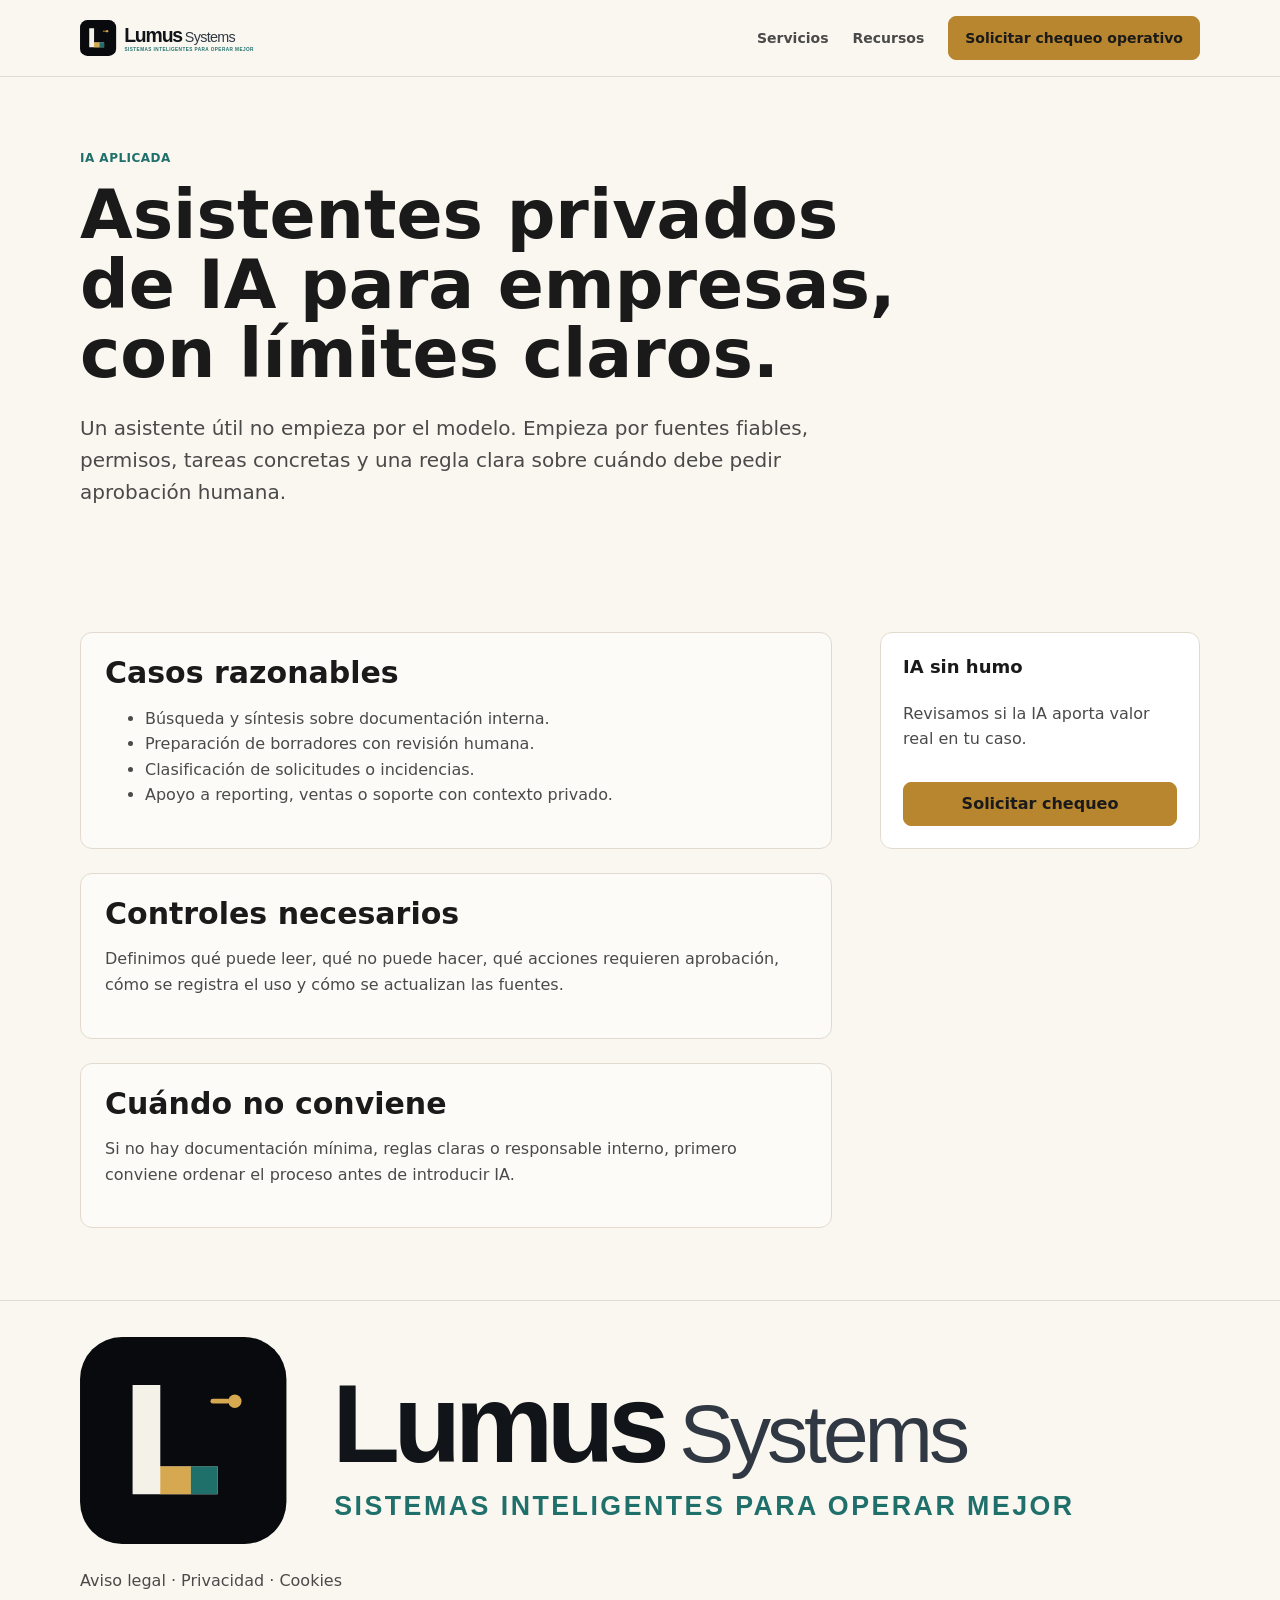
<file: deploy/asistentes-privados-ia-empresas/index.html>
<!doctype html>
<html lang="es">
<head>
  <meta charset="utf-8">
  <meta name="viewport" content="width=device-width,initial-scale=1">
  <title>Asistentes privados de IA para empresas | Lumus Systems</title>
  <meta name="description" content="Asistentes privados de IA para empresas con fuentes controladas, permisos mínimos, trazabilidad y revisión humana en decisiones sensibles.">
  <meta name="robots" content="index,follow,max-image-preview:large">
  <link rel="canonical" href="https://lumussystems.com/asistentes-privados-ia-empresas/">
  <meta property="og:title" content="Asistentes privados de IA para empresas | Lumus Systems">
  <meta property="og:description" content="IA práctica conectada a procesos reales: fuentes, límites, permisos y control humano.">
  <meta property="og:type" content="article">
  <meta property="og:locale" content="es_ES">
  <meta property="og:url" content="https://lumussystems.com/asistentes-privados-ia-empresas/">
  <meta property="og:image" content="https://lumussystems.com/assets/lumus-og-image-v1.png">
  <meta property="og:image:alt" content="Lumus Systems: sistemas inteligentes para operar mejor">
  <meta property="og:image:width" content="1200">
  <meta property="og:image:height" content="630">
  <meta name="twitter:card" content="summary_large_image">
  <meta name="twitter:title" content="Asistentes privados de IA para empresas | Lumus Systems">
  <meta name="twitter:description" content="Asistentes privados de IA para empresas con fuentes controladas, permisos mínimos, trazabilidad y revisión humana en decisiones sensibles.">
  <meta name="twitter:image" content="https://lumussystems.com/assets/lumus-og-image-v1.png">
  <link rel="icon" type="image/svg+xml" href="../assets/lumus-symbol-v5-light.svg">
  <link rel="stylesheet" href="../style.css">
  <script type="application/ld+json">
  {
  "@context": "https://schema.org",
  "@graph": [
    {
      "@type": "WebPage",
      "@id": "https://lumussystems.com/asistentes-privados-ia-empresas/#webpage",
      "url": "https://lumussystems.com/asistentes-privados-ia-empresas/",
      "name": "Asistentes privados de IA para empresas | Lumus Systems",
      "description": "Asistentes privados de IA para empresas con fuentes controladas, permisos mínimos, trazabilidad y revisión humana en decisiones sensibles.",
      "inLanguage": "es",
      "isPartOf": {
        "@id": "https://lumussystems.com/#website"
      }
    },
    {
      "@type": "BreadcrumbList",
      "@id": "https://lumussystems.com/asistentes-privados-ia-empresas/#breadcrumb",
      "itemListElement": [
        {
          "@type": "ListItem",
          "position": 1,
          "name": "Inicio",
          "item": "https://lumussystems.com/"
        },
        {
          "@type": "ListItem",
          "position": 2,
          "name": "Asistentes privados de IA para empresas",
          "item": "https://lumussystems.com/asistentes-privados-ia-empresas/"
        }
      ]
    },
    {
      "@type": "Service",
      "@id": "https://lumussystems.com/asistentes-privados-ia-empresas/#service",
      "name": "Asistentes privados de IA para empresas",
      "provider": {
        "@id": "https://lumussystems.com/#organization"
      },
      "areaServed": "ES",
      "description": "Asistentes privados de IA para empresas con fuentes controladas, permisos mínimos, trazabilidad y revisión humana en decisiones sensibles."
    }
  ]
}
  </script>
</head>
<body class="seo-page">
  <nav class="nav" aria-label="Navegación principal"><div class="wrap nav-inner"><a class="brand" href="../" aria-label="Lumus Systems"><img class="brand-logo" src="../assets/lumus-logo-v5-light.svg" alt="Lumus Systems"></a><div class="nav-links"><a href="../#servicios">Servicios</a><a href="../#recursos">Recursos</a><a class="btn primary" href="../#contacto">Solicitar chequeo operativo</a></div></div></nav>
  <main>
    <header class="hero"><div class="wrap"><p class="kicker">IA aplicada</p><h1>Asistentes privados de IA para empresas, con límites claros.</h1><p class="lead">Un asistente útil no empieza por el modelo. Empieza por fuentes fiables, permisos, tareas concretas y una regla clara sobre cuándo debe pedir aprobación humana.</p></div></header>
    <section><div class="wrap seo-layout"><div class="seo-content">
      <article><h2>Casos razonables</h2><ul><li>Búsqueda y síntesis sobre documentación interna.</li><li>Preparación de borradores con revisión humana.</li><li>Clasificación de solicitudes o incidencias.</li><li>Apoyo a reporting, ventas o soporte con contexto privado.</li></ul></article>
      <article><h2>Controles necesarios</h2><p>Definimos qué puede leer, qué no puede hacer, qué acciones requieren aprobación, cómo se registra el uso y cómo se actualizan las fuentes.</p></article>
      <article><h2>Cuándo no conviene</h2><p>Si no hay documentación mínima, reglas claras o responsable interno, primero conviene ordenar el proceso antes de introducir IA.</p></article>
    </div><aside class="seo-aside"><h3>IA sin humo</h3><p>Revisamos si la IA aporta valor real en tu caso.</p><a class="btn primary" href="../#contacto">Solicitar chequeo</a></aside></div></section>
  </main>
  <footer><div class="wrap footer-inner"><img class="footer-logo" src="../assets/lumus-logo-v5-light.svg" alt="Lumus Systems"><p><a href="../aviso-legal.html">Aviso legal</a> · <a href="../privacidad.html">Privacidad</a> · <a href="../cookies.html">Cookies</a></p></div></footer>
</body>
</html>
</file>
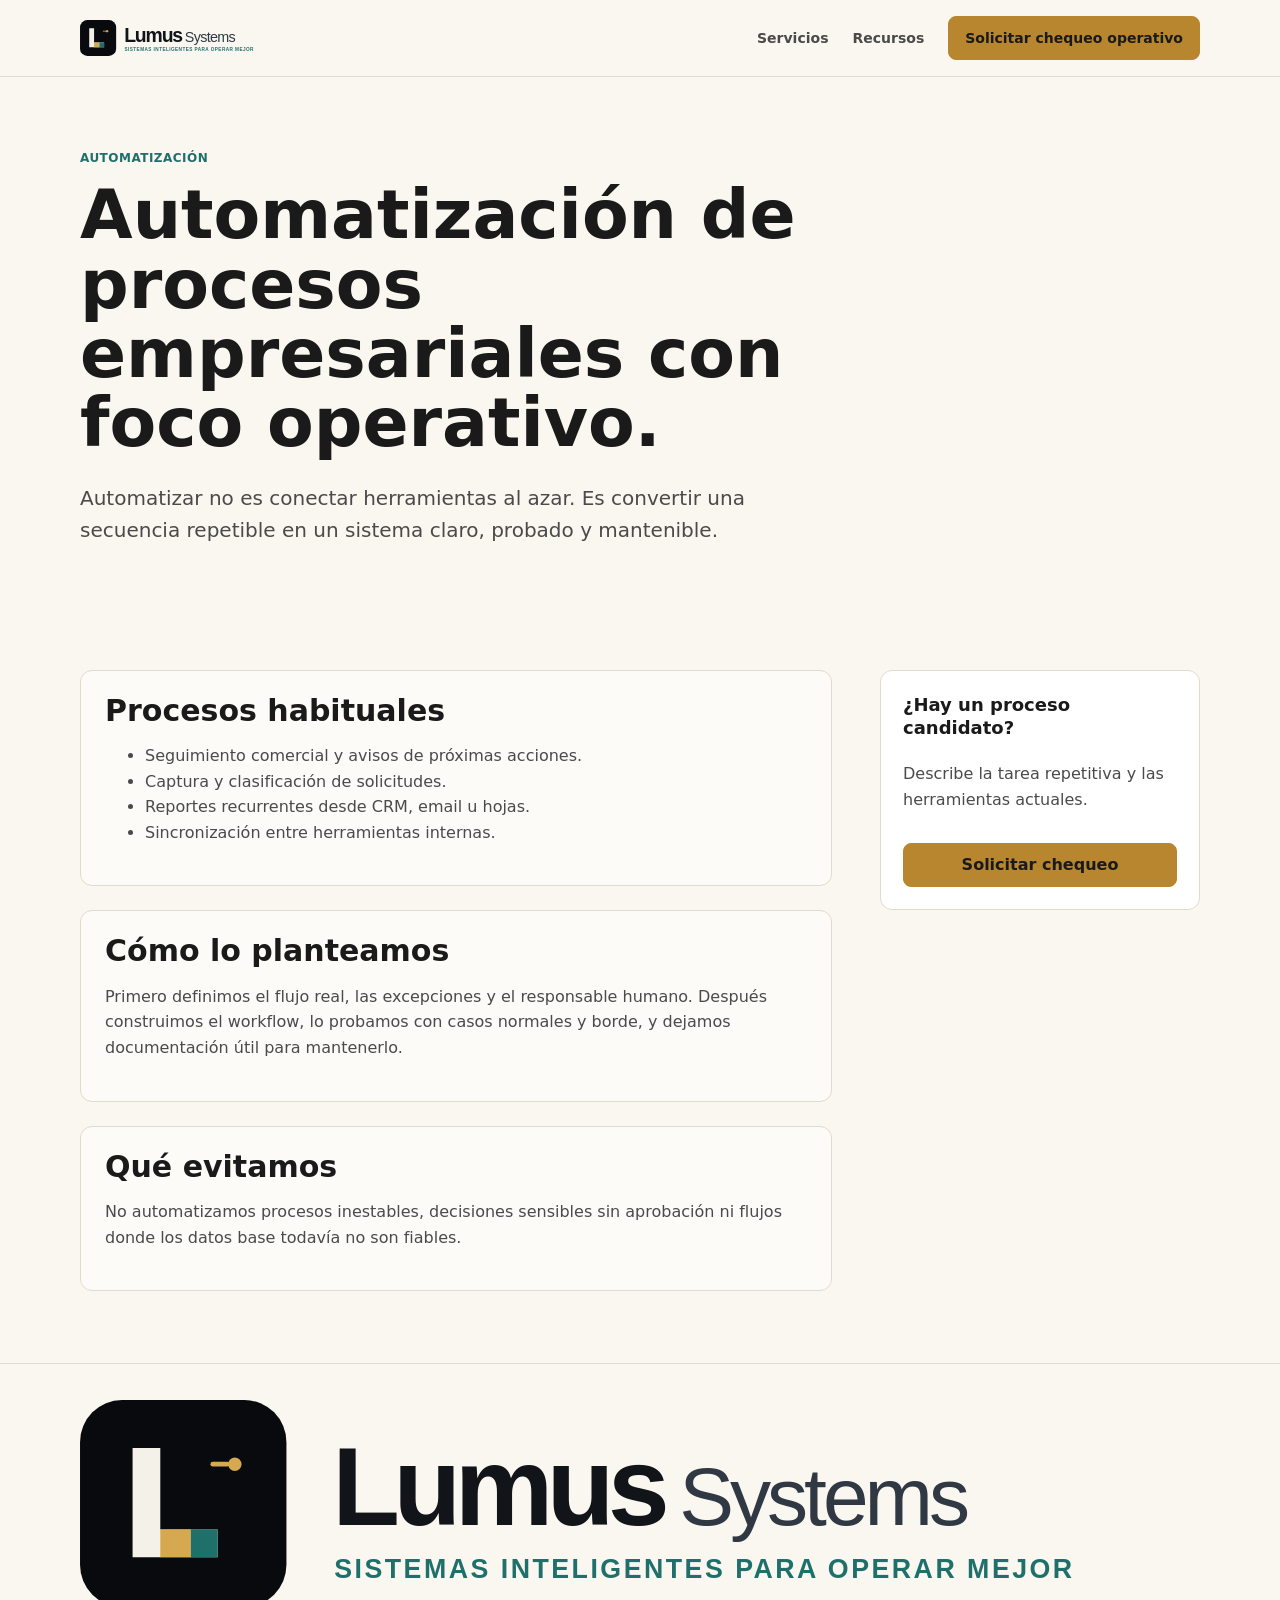
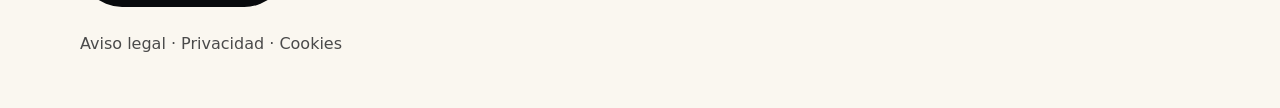
<file: deploy/automatizacion-procesos-empresariales/index.html>
<!doctype html>
<html lang="es">
<head>
  <meta charset="utf-8">
  <meta name="viewport" content="width=device-width,initial-scale=1">
  <title>Automatización de procesos empresariales | Lumus Systems</title>
  <meta name="description" content="Automatización de procesos empresariales para reducir tareas manuales, seguimiento disperso y reporting repetitivo con sistemas mantenibles.">
  <meta name="robots" content="index,follow,max-image-preview:large">
  <link rel="canonical" href="https://lumussystems.com/automatizacion-procesos-empresariales/">
  <meta property="og:title" content="Automatización de procesos empresariales | Lumus Systems">
  <meta property="og:description" content="Workflows claros, documentación y control humano para automatizar procesos empresariales sin sobredimensionar la solución.">
  <meta property="og:type" content="article">
  <meta property="og:locale" content="es_ES">
  <meta property="og:url" content="https://lumussystems.com/automatizacion-procesos-empresariales/">
  <meta property="og:image" content="https://lumussystems.com/assets/lumus-og-image-v1.png">
  <meta property="og:image:alt" content="Lumus Systems: sistemas inteligentes para operar mejor">
  <meta property="og:image:width" content="1200">
  <meta property="og:image:height" content="630">
  <meta name="twitter:card" content="summary_large_image">
  <meta name="twitter:title" content="Automatización de procesos empresariales | Lumus Systems">
  <meta name="twitter:description" content="Automatización de procesos empresariales para reducir tareas manuales, seguimiento disperso y reporting repetitivo con sistemas mantenibles.">
  <meta name="twitter:image" content="https://lumussystems.com/assets/lumus-og-image-v1.png">
  <link rel="icon" type="image/svg+xml" href="../assets/lumus-symbol-v5-light.svg">
  <link rel="stylesheet" href="../style.css">
  <script type="application/ld+json">
  {
  "@context": "https://schema.org",
  "@graph": [
    {
      "@type": "WebPage",
      "@id": "https://lumussystems.com/automatizacion-procesos-empresariales/#webpage",
      "url": "https://lumussystems.com/automatizacion-procesos-empresariales/",
      "name": "Automatización de procesos empresariales | Lumus Systems",
      "description": "Automatización de procesos empresariales para reducir tareas manuales, seguimiento disperso y reporting repetitivo con sistemas mantenibles.",
      "inLanguage": "es",
      "isPartOf": {
        "@id": "https://lumussystems.com/#website"
      }
    },
    {
      "@type": "BreadcrumbList",
      "@id": "https://lumussystems.com/automatizacion-procesos-empresariales/#breadcrumb",
      "itemListElement": [
        {
          "@type": "ListItem",
          "position": 1,
          "name": "Inicio",
          "item": "https://lumussystems.com/"
        },
        {
          "@type": "ListItem",
          "position": 2,
          "name": "Automatización de procesos empresariales",
          "item": "https://lumussystems.com/automatizacion-procesos-empresariales/"
        }
      ]
    },
    {
      "@type": "Service",
      "@id": "https://lumussystems.com/automatizacion-procesos-empresariales/#service",
      "name": "Automatización de procesos empresariales",
      "provider": {
        "@id": "https://lumussystems.com/#organization"
      },
      "areaServed": "ES",
      "description": "Automatización de procesos empresariales para reducir tareas manuales, seguimiento disperso y reporting repetitivo con sistemas mantenibles."
    }
  ]
}
  </script>
</head>
<body class="seo-page">
  <nav class="nav" aria-label="Navegación principal"><div class="wrap nav-inner"><a class="brand" href="../" aria-label="Lumus Systems"><img class="brand-logo" src="../assets/lumus-logo-v5-light.svg" alt="Lumus Systems"></a><div class="nav-links"><a href="../#servicios">Servicios</a><a href="../#recursos">Recursos</a><a class="btn primary" href="../#contacto">Solicitar chequeo operativo</a></div></div></nav>
  <main>
    <header class="hero"><div class="wrap"><p class="kicker">Automatización</p><h1>Automatización de procesos empresariales con foco operativo.</h1><p class="lead">Automatizar no es conectar herramientas al azar. Es convertir una secuencia repetible en un sistema claro, probado y mantenible.</p></div></header>
    <section><div class="wrap seo-layout"><div class="seo-content">
      <article><h2>Procesos habituales</h2><ul><li>Seguimiento comercial y avisos de próximas acciones.</li><li>Captura y clasificación de solicitudes.</li><li>Reportes recurrentes desde CRM, email u hojas.</li><li>Sincronización entre herramientas internas.</li></ul></article>
      <article><h2>Cómo lo planteamos</h2><p>Primero definimos el flujo real, las excepciones y el responsable humano. Después construimos el workflow, lo probamos con casos normales y borde, y dejamos documentación útil para mantenerlo.</p></article>
      <article><h2>Qué evitamos</h2><p>No automatizamos procesos inestables, decisiones sensibles sin aprobación ni flujos donde los datos base todavía no son fiables.</p></article>
    </div><aside class="seo-aside"><h3>¿Hay un proceso candidato?</h3><p>Describe la tarea repetitiva y las herramientas actuales.</p><a class="btn primary" href="../#contacto">Solicitar chequeo</a></aside></div></section>
  </main>
  <footer><div class="wrap footer-inner"><img class="footer-logo" src="../assets/lumus-logo-v5-light.svg" alt="Lumus Systems"><p><a href="../aviso-legal.html">Aviso legal</a> · <a href="../privacidad.html">Privacidad</a> · <a href="../cookies.html">Cookies</a></p></div></footer>
</body>
</html>
</file>
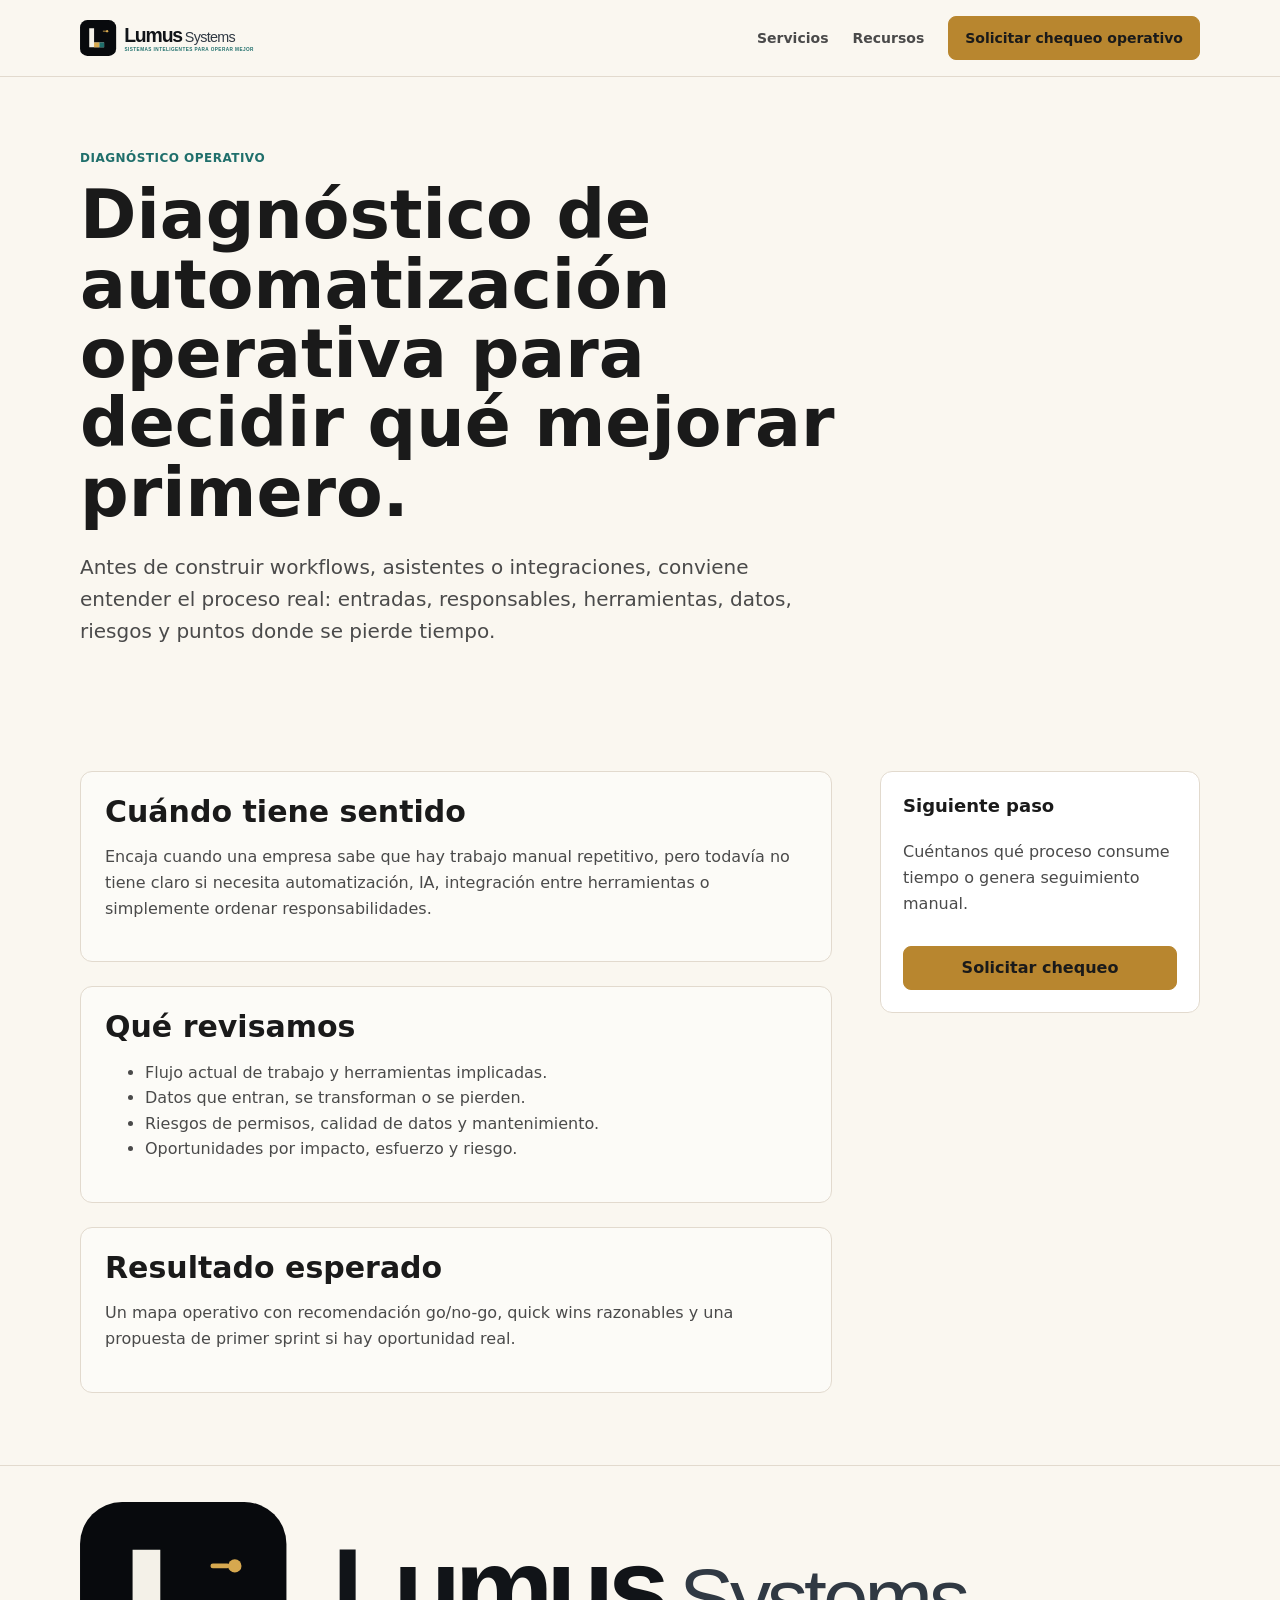
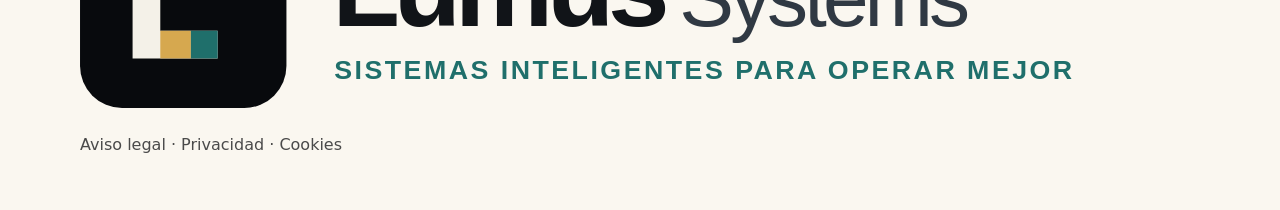
<file: deploy/diagnostico-automatizacion-operativa/index.html>
<!doctype html>
<html lang="es">
<head>
  <meta charset="utf-8">
  <meta name="viewport" content="width=device-width,initial-scale=1">
  <title>Diagnóstico de automatización operativa | Lumus Systems</title>
  <meta name="description" content="Diagnóstico de automatización operativa para empresas: mapa de procesos, fricciones, prioridades y primer sprint con IA o automatización cuando aporta valor.">
  <meta name="robots" content="index,follow,max-image-preview:large">
  <link rel="canonical" href="https://lumussystems.com/diagnostico-automatizacion-operativa/">
  <meta property="og:title" content="Diagnóstico de automatización operativa | Lumus Systems">
  <meta property="og:description" content="Convierte tareas manuales y procesos dispersos en una decisión priorizada: qué automatizar, qué ordenar y qué evitar.">
  <meta property="og:type" content="article">
  <meta property="og:locale" content="es_ES">
  <meta property="og:url" content="https://lumussystems.com/diagnostico-automatizacion-operativa/">
  <meta property="og:image" content="https://lumussystems.com/assets/lumus-og-image-v1.png">
  <meta property="og:image:alt" content="Lumus Systems: sistemas inteligentes para operar mejor">
  <meta property="og:image:width" content="1200">
  <meta property="og:image:height" content="630">
  <meta name="twitter:card" content="summary_large_image">
  <meta name="twitter:title" content="Diagnóstico de automatización operativa | Lumus Systems">
  <meta name="twitter:description" content="Diagnóstico de automatización operativa para empresas: mapa de procesos, fricciones, prioridades y primer sprint con IA o automatización cuando aporta valor.">
  <meta name="twitter:image" content="https://lumussystems.com/assets/lumus-og-image-v1.png">
  <link rel="icon" type="image/svg+xml" href="../assets/lumus-symbol-v5-light.svg">
  <link rel="stylesheet" href="../style.css">
  <script type="application/ld+json">
  {
  "@context": "https://schema.org",
  "@graph": [
    {
      "@type": "WebPage",
      "@id": "https://lumussystems.com/diagnostico-automatizacion-operativa/#webpage",
      "url": "https://lumussystems.com/diagnostico-automatizacion-operativa/",
      "name": "Diagnóstico de automatización operativa | Lumus Systems",
      "description": "Diagnóstico de automatización operativa para empresas: mapa de procesos, fricciones, prioridades y primer sprint con IA o automatización cuando aporta valor.",
      "inLanguage": "es",
      "isPartOf": {
        "@id": "https://lumussystems.com/#website"
      }
    },
    {
      "@type": "BreadcrumbList",
      "@id": "https://lumussystems.com/diagnostico-automatizacion-operativa/#breadcrumb",
      "itemListElement": [
        {
          "@type": "ListItem",
          "position": 1,
          "name": "Inicio",
          "item": "https://lumussystems.com/"
        },
        {
          "@type": "ListItem",
          "position": 2,
          "name": "Diagnóstico de automatización operativa",
          "item": "https://lumussystems.com/diagnostico-automatizacion-operativa/"
        }
      ]
    },
    {
      "@type": "Service",
      "@id": "https://lumussystems.com/diagnostico-automatizacion-operativa/#service",
      "name": "Diagnóstico de automatización operativa",
      "provider": {
        "@id": "https://lumussystems.com/#organization"
      },
      "areaServed": "ES",
      "description": "Diagnóstico de automatización operativa para empresas: mapa de procesos, fricciones, prioridades y primer sprint con IA o automatización cuando aporta valor."
    }
  ]
}
  </script>
</head>
<body class="seo-page">
  <nav class="nav" aria-label="Navegación principal"><div class="wrap nav-inner"><a class="brand" href="../" aria-label="Lumus Systems"><img class="brand-logo" src="../assets/lumus-logo-v5-light.svg" alt="Lumus Systems"></a><div class="nav-links"><a href="../#servicios">Servicios</a><a href="../#recursos">Recursos</a><a class="btn primary" href="../#contacto">Solicitar chequeo operativo</a></div></div></nav>
  <main>
    <header class="hero"><div class="wrap"><p class="kicker">Diagnóstico operativo</p><h1>Diagnóstico de automatización operativa para decidir qué mejorar primero.</h1><p class="lead">Antes de construir workflows, asistentes o integraciones, conviene entender el proceso real: entradas, responsables, herramientas, datos, riesgos y puntos donde se pierde tiempo.</p></div></header>
    <section><div class="wrap seo-layout"><div class="seo-content">
      <article><h2>Cuándo tiene sentido</h2><p>Encaja cuando una empresa sabe que hay trabajo manual repetitivo, pero todavía no tiene claro si necesita automatización, IA, integración entre herramientas o simplemente ordenar responsabilidades.</p></article>
      <article><h2>Qué revisamos</h2><ul><li>Flujo actual de trabajo y herramientas implicadas.</li><li>Datos que entran, se transforman o se pierden.</li><li>Riesgos de permisos, calidad de datos y mantenimiento.</li><li>Oportunidades por impacto, esfuerzo y riesgo.</li></ul></article>
      <article><h2>Resultado esperado</h2><p>Un mapa operativo con recomendación go/no-go, quick wins razonables y una propuesta de primer sprint si hay oportunidad real.</p></article>
    </div><aside class="seo-aside"><h3>Siguiente paso</h3><p>Cuéntanos qué proceso consume tiempo o genera seguimiento manual.</p><a class="btn primary" href="../#contacto">Solicitar chequeo</a></aside></div></section>
  </main>
  <footer><div class="wrap footer-inner"><img class="footer-logo" src="../assets/lumus-logo-v5-light.svg" alt="Lumus Systems"><p><a href="../aviso-legal.html">Aviso legal</a> · <a href="../privacidad.html">Privacidad</a> · <a href="../cookies.html">Cookies</a></p></div></footer>
</body>
</html>
</file>
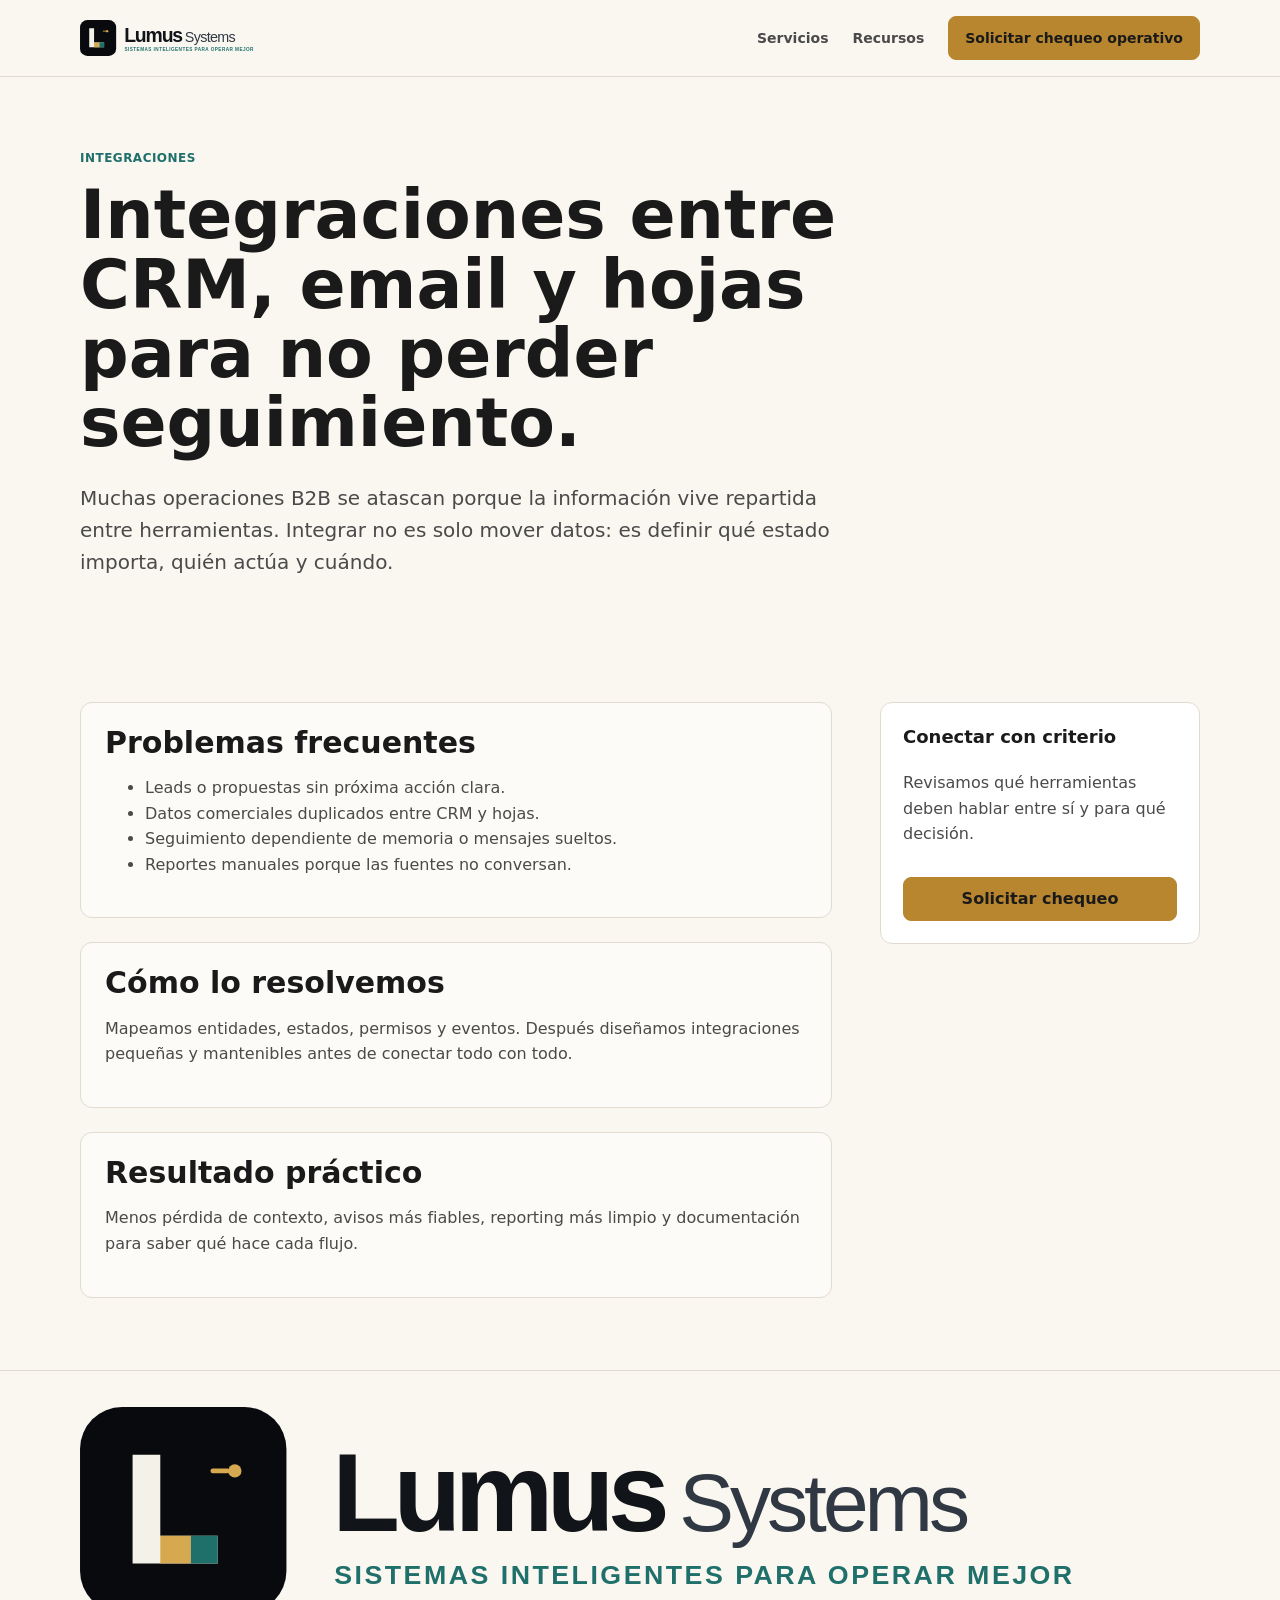
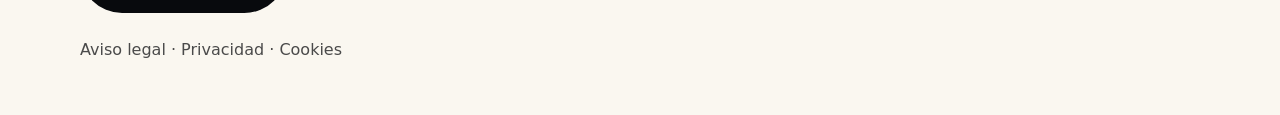
<file: deploy/integraciones-crm-email-sheets/index.html>
<!doctype html>
<html lang="es">
<head>
  <meta charset="utf-8">
  <meta name="viewport" content="width=device-width,initial-scale=1">
  <title>Integraciones CRM, email y hojas | Lumus Systems</title>
  <meta name="description" content="Integraciones entre CRM, email y hojas de cálculo para mejorar seguimiento comercial, reporting y operaciones B2B.">
  <meta name="robots" content="index,follow,max-image-preview:large">
  <link rel="canonical" href="https://lumussystems.com/integraciones-crm-email-sheets/">
  <meta property="og:title" content="Integraciones CRM, email y hojas | Lumus Systems">
  <meta property="og:description" content="Conecta herramientas clave sin perder trazabilidad, permisos ni control operativo.">
  <meta property="og:type" content="article">
  <meta property="og:locale" content="es_ES">
  <meta property="og:url" content="https://lumussystems.com/integraciones-crm-email-sheets/">
  <meta property="og:image" content="https://lumussystems.com/assets/lumus-og-image-v1.png">
  <meta property="og:image:alt" content="Lumus Systems: sistemas inteligentes para operar mejor">
  <meta property="og:image:width" content="1200">
  <meta property="og:image:height" content="630">
  <meta name="twitter:card" content="summary_large_image">
  <meta name="twitter:title" content="Integraciones CRM, email y hojas | Lumus Systems">
  <meta name="twitter:description" content="Integraciones entre CRM, email y hojas de cálculo para mejorar seguimiento comercial, reporting y operaciones B2B.">
  <meta name="twitter:image" content="https://lumussystems.com/assets/lumus-og-image-v1.png">
  <link rel="icon" type="image/svg+xml" href="../assets/lumus-symbol-v5-light.svg">
  <link rel="stylesheet" href="../style.css">
  <script type="application/ld+json">
  {
  "@context": "https://schema.org",
  "@graph": [
    {
      "@type": "WebPage",
      "@id": "https://lumussystems.com/integraciones-crm-email-sheets/#webpage",
      "url": "https://lumussystems.com/integraciones-crm-email-sheets/",
      "name": "Integraciones CRM, email y hojas | Lumus Systems",
      "description": "Integraciones entre CRM, email y hojas de cálculo para mejorar seguimiento comercial, reporting y operaciones B2B.",
      "inLanguage": "es",
      "isPartOf": {
        "@id": "https://lumussystems.com/#website"
      }
    },
    {
      "@type": "BreadcrumbList",
      "@id": "https://lumussystems.com/integraciones-crm-email-sheets/#breadcrumb",
      "itemListElement": [
        {
          "@type": "ListItem",
          "position": 1,
          "name": "Inicio",
          "item": "https://lumussystems.com/"
        },
        {
          "@type": "ListItem",
          "position": 2,
          "name": "Integraciones CRM, email y hojas conectadas",
          "item": "https://lumussystems.com/integraciones-crm-email-sheets/"
        }
      ]
    },
    {
      "@type": "Service",
      "@id": "https://lumussystems.com/integraciones-crm-email-sheets/#service",
      "name": "Integraciones CRM, email y hojas conectadas",
      "provider": {
        "@id": "https://lumussystems.com/#organization"
      },
      "areaServed": "ES",
      "description": "Integraciones entre CRM, email y hojas de cálculo para mejorar seguimiento comercial, reporting y operaciones B2B."
    }
  ]
}
  </script>
</head>
<body class="seo-page">
  <nav class="nav" aria-label="Navegación principal"><div class="wrap nav-inner"><a class="brand" href="../" aria-label="Lumus Systems"><img class="brand-logo" src="../assets/lumus-logo-v5-light.svg" alt="Lumus Systems"></a><div class="nav-links"><a href="../#servicios">Servicios</a><a href="../#recursos">Recursos</a><a class="btn primary" href="../#contacto">Solicitar chequeo operativo</a></div></div></nav>
  <main>
    <header class="hero"><div class="wrap"><p class="kicker">Integraciones</p><h1>Integraciones entre CRM, email y hojas para no perder seguimiento.</h1><p class="lead">Muchas operaciones B2B se atascan porque la información vive repartida entre herramientas. Integrar no es solo mover datos: es definir qué estado importa, quién actúa y cuándo.</p></div></header>
    <section><div class="wrap seo-layout"><div class="seo-content">
      <article><h2>Problemas frecuentes</h2><ul><li>Leads o propuestas sin próxima acción clara.</li><li>Datos comerciales duplicados entre CRM y hojas.</li><li>Seguimiento dependiente de memoria o mensajes sueltos.</li><li>Reportes manuales porque las fuentes no conversan.</li></ul></article>
      <article><h2>Cómo lo resolvemos</h2><p>Mapeamos entidades, estados, permisos y eventos. Después diseñamos integraciones pequeñas y mantenibles antes de conectar todo con todo.</p></article>
      <article><h2>Resultado práctico</h2><p>Menos pérdida de contexto, avisos más fiables, reporting más limpio y documentación para saber qué hace cada flujo.</p></article>
    </div><aside class="seo-aside"><h3>Conectar con criterio</h3><p>Revisamos qué herramientas deben hablar entre sí y para qué decisión.</p><a class="btn primary" href="../#contacto">Solicitar chequeo</a></aside></div></section>
  </main>
  <footer><div class="wrap footer-inner"><img class="footer-logo" src="../assets/lumus-logo-v5-light.svg" alt="Lumus Systems"><p><a href="../aviso-legal.html">Aviso legal</a> · <a href="../privacidad.html">Privacidad</a> · <a href="../cookies.html">Cookies</a></p></div></footer>
</body>
</html>
</file>
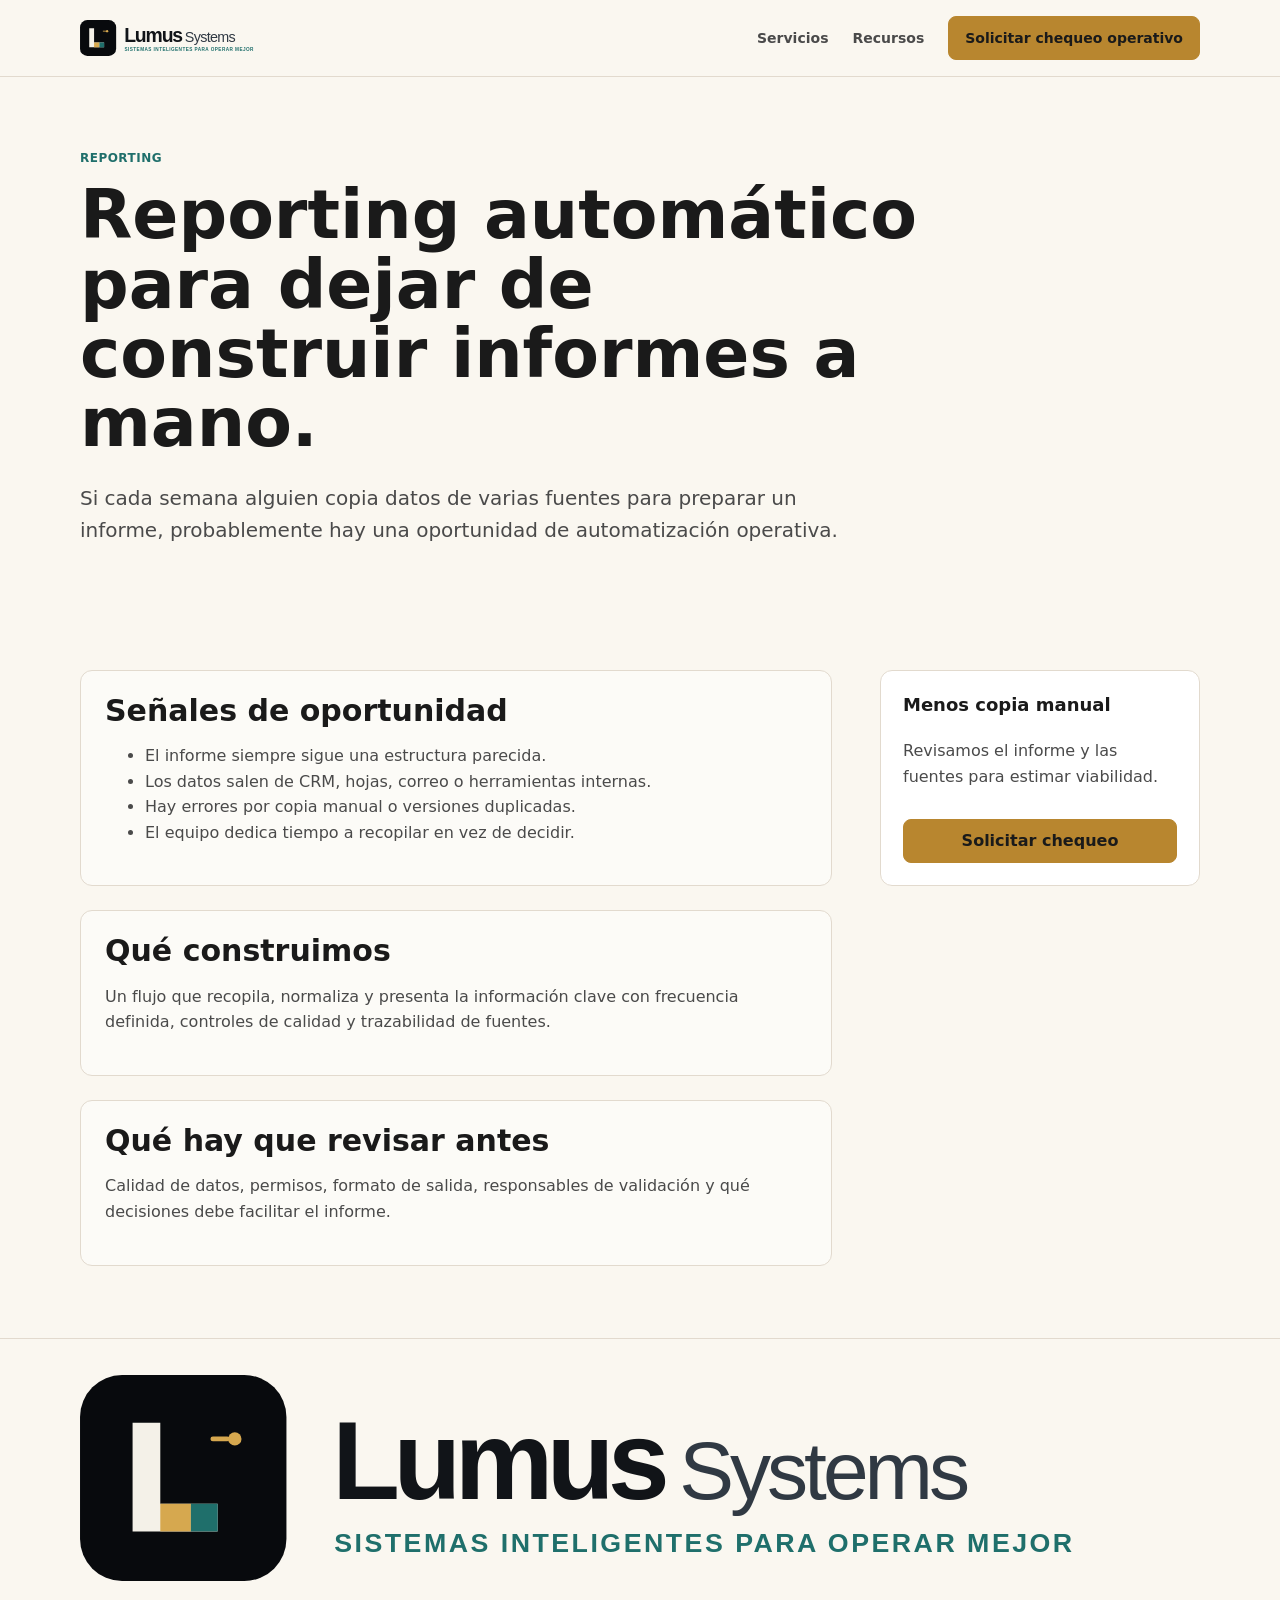
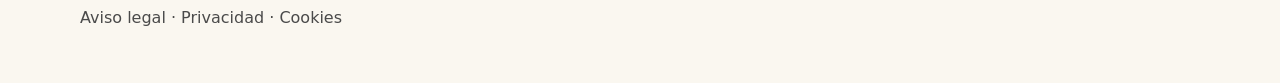
<file: deploy/reporting-automatico/index.html>
<!doctype html>
<html lang="es">
<head>
  <meta charset="utf-8">
  <meta name="viewport" content="width=device-width,initial-scale=1">
  <title>Reporting automático para empresas | Lumus Systems</title>
  <meta name="description" content="Reporting automático para empresas: informes recurrentes desde CRM, hojas y correo sin copiar datos manualmente cada semana.">
  <meta name="robots" content="index,follow,max-image-preview:large">
  <link rel="canonical" href="https://lumussystems.com/reporting-automatico/">
  <meta property="og:title" content="Reporting automático para empresas | Lumus Systems">
  <meta property="og:description" content="Informes recurrentes, trazabilidad y menos trabajo manual con sistemas conectados.">
  <meta property="og:type" content="article">
  <meta property="og:locale" content="es_ES">
  <meta property="og:url" content="https://lumussystems.com/reporting-automatico/">
  <meta property="og:image" content="https://lumussystems.com/assets/lumus-og-image-v1.png">
  <meta property="og:image:alt" content="Lumus Systems: sistemas inteligentes para operar mejor">
  <meta property="og:image:width" content="1200">
  <meta property="og:image:height" content="630">
  <meta name="twitter:card" content="summary_large_image">
  <meta name="twitter:title" content="Reporting automático para empresas | Lumus Systems">
  <meta name="twitter:description" content="Reporting automático para empresas: informes recurrentes desde CRM, hojas y correo sin copiar datos manualmente cada semana.">
  <meta name="twitter:image" content="https://lumussystems.com/assets/lumus-og-image-v1.png">
  <link rel="icon" type="image/svg+xml" href="../assets/lumus-symbol-v5-light.svg">
  <link rel="stylesheet" href="../style.css">
  <script type="application/ld+json">
  {
  "@context": "https://schema.org",
  "@graph": [
    {
      "@type": "WebPage",
      "@id": "https://lumussystems.com/reporting-automatico/#webpage",
      "url": "https://lumussystems.com/reporting-automatico/",
      "name": "Reporting automático para empresas | Lumus Systems",
      "description": "Reporting automático para empresas: informes recurrentes desde CRM, hojas y correo sin copiar datos manualmente cada semana.",
      "inLanguage": "es",
      "isPartOf": {
        "@id": "https://lumussystems.com/#website"
      }
    },
    {
      "@type": "BreadcrumbList",
      "@id": "https://lumussystems.com/reporting-automatico/#breadcrumb",
      "itemListElement": [
        {
          "@type": "ListItem",
          "position": 1,
          "name": "Inicio",
          "item": "https://lumussystems.com/"
        },
        {
          "@type": "ListItem",
          "position": 2,
          "name": "Reporting automático",
          "item": "https://lumussystems.com/reporting-automatico/"
        }
      ]
    },
    {
      "@type": "Service",
      "@id": "https://lumussystems.com/reporting-automatico/#service",
      "name": "Reporting automático",
      "provider": {
        "@id": "https://lumussystems.com/#organization"
      },
      "areaServed": "ES",
      "description": "Reporting automático para empresas: informes recurrentes desde CRM, hojas y correo sin copiar datos manualmente cada semana."
    }
  ]
}
  </script>
</head>
<body class="seo-page">
  <nav class="nav" aria-label="Navegación principal"><div class="wrap nav-inner"><a class="brand" href="../" aria-label="Lumus Systems"><img class="brand-logo" src="../assets/lumus-logo-v5-light.svg" alt="Lumus Systems"></a><div class="nav-links"><a href="../#servicios">Servicios</a><a href="../#recursos">Recursos</a><a class="btn primary" href="../#contacto">Solicitar chequeo operativo</a></div></div></nav>
  <main>
    <header class="hero"><div class="wrap"><p class="kicker">Reporting</p><h1>Reporting automático para dejar de construir informes a mano.</h1><p class="lead">Si cada semana alguien copia datos de varias fuentes para preparar un informe, probablemente hay una oportunidad de automatización operativa.</p></div></header>
    <section><div class="wrap seo-layout"><div class="seo-content">
      <article><h2>Señales de oportunidad</h2><ul><li>El informe siempre sigue una estructura parecida.</li><li>Los datos salen de CRM, hojas, correo o herramientas internas.</li><li>Hay errores por copia manual o versiones duplicadas.</li><li>El equipo dedica tiempo a recopilar en vez de decidir.</li></ul></article>
      <article><h2>Qué construimos</h2><p>Un flujo que recopila, normaliza y presenta la información clave con frecuencia definida, controles de calidad y trazabilidad de fuentes.</p></article>
      <article><h2>Qué hay que revisar antes</h2><p>Calidad de datos, permisos, formato de salida, responsables de validación y qué decisiones debe facilitar el informe.</p></article>
    </div><aside class="seo-aside"><h3>Menos copia manual</h3><p>Revisamos el informe y las fuentes para estimar viabilidad.</p><a class="btn primary" href="../#contacto">Solicitar chequeo</a></aside></div></section>
  </main>
  <footer><div class="wrap footer-inner"><img class="footer-logo" src="../assets/lumus-logo-v5-light.svg" alt="Lumus Systems"><p><a href="../aviso-legal.html">Aviso legal</a> · <a href="../privacidad.html">Privacidad</a> · <a href="../cookies.html">Cookies</a></p></div></footer>
</body>
</html>
</file>
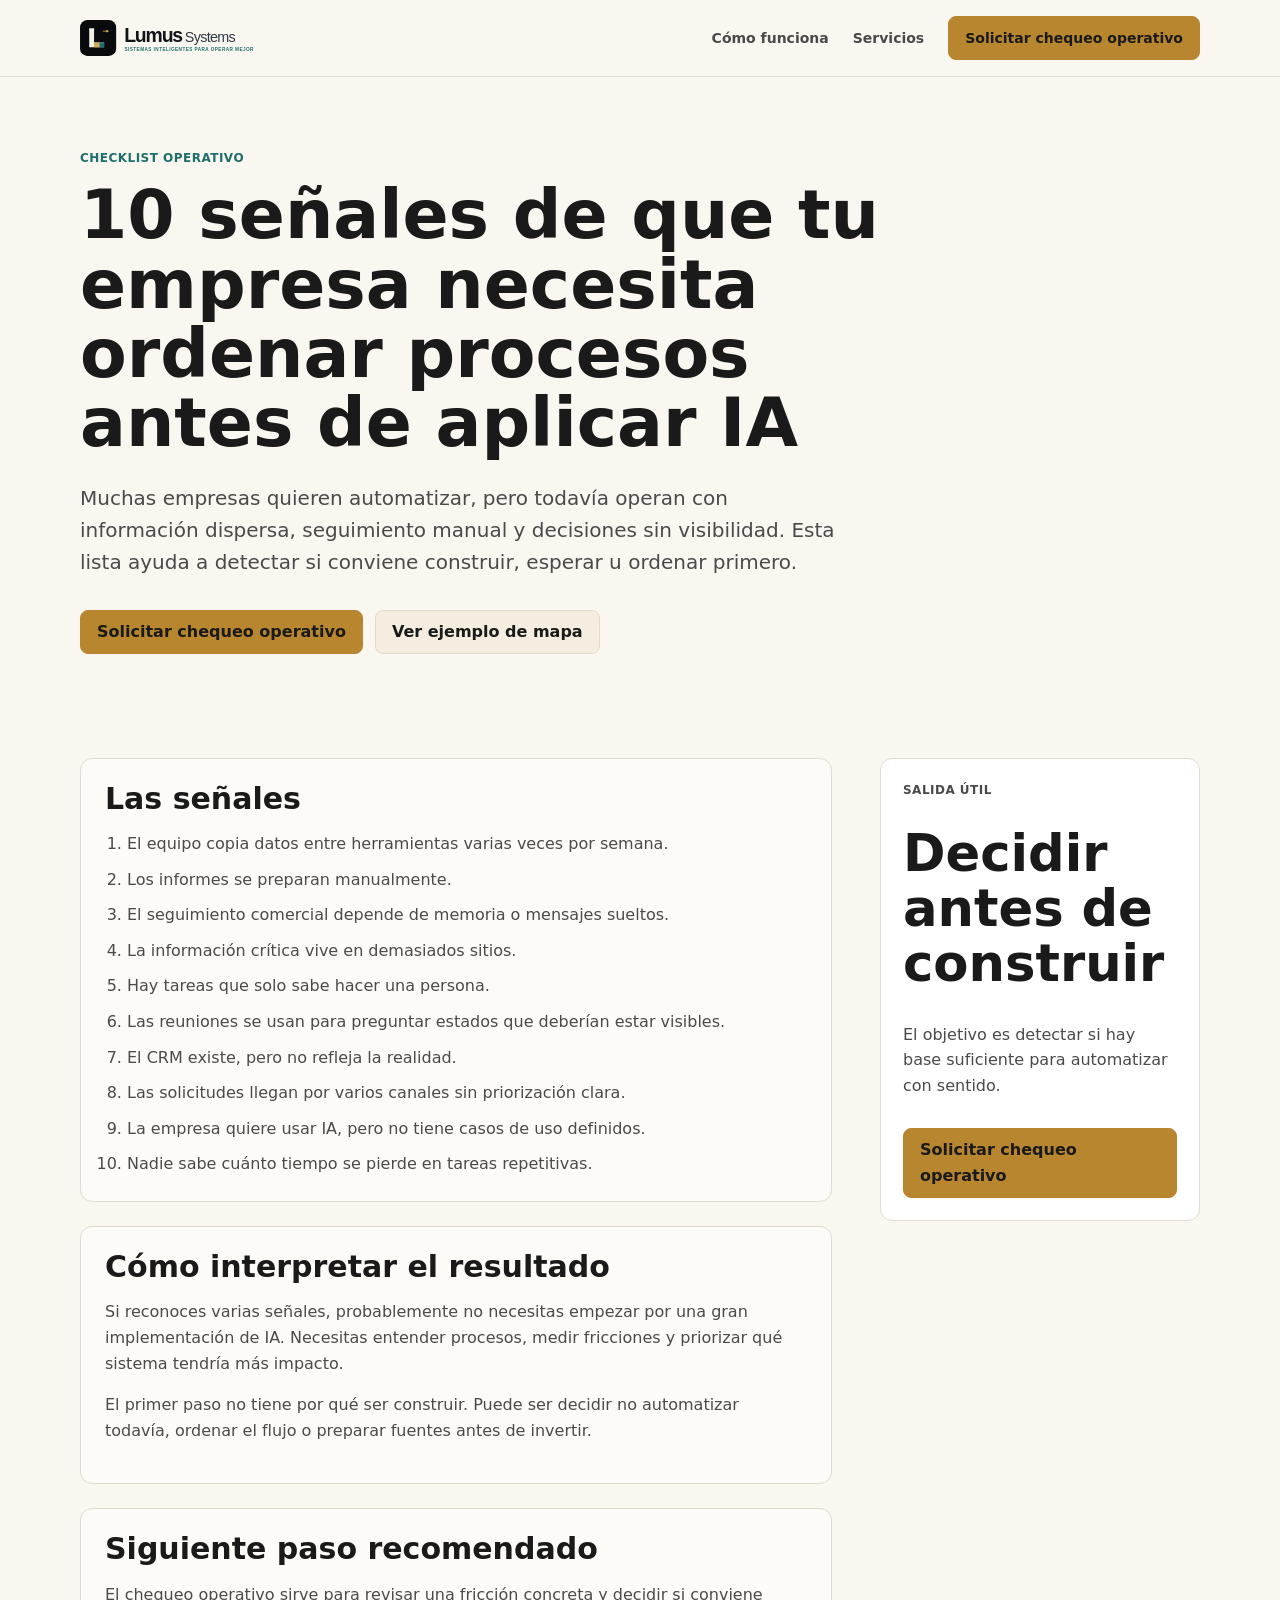
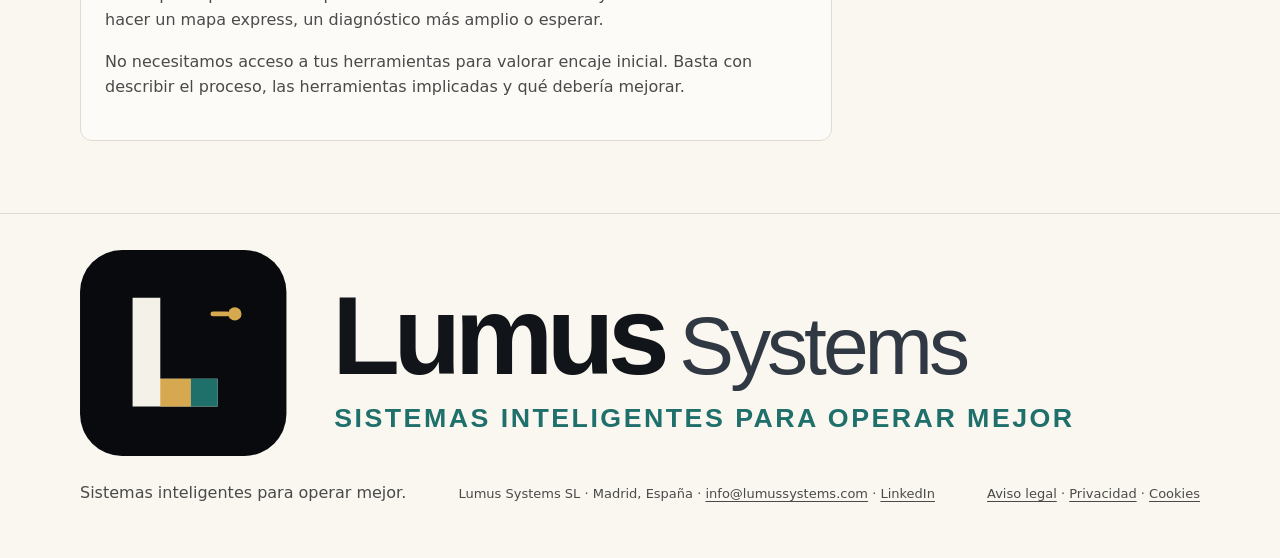
<file: deploy/senales-ordenar-procesos-ia/index.html>
<!doctype html>
<html lang="es">
<head>
  <meta charset="utf-8">
  <meta name="viewport" content="width=device-width,initial-scale=1">
  <title>10 señales para ordenar procesos antes de aplicar IA | Lumus Systems</title>
  <meta name="description" content="Checklist de Lumus Systems para detectar si una empresa necesita ordenar procesos antes de automatizar o aplicar IA.">
  <meta name="robots" content="index,follow,max-image-preview:large">
  <link rel="canonical" href="https://lumussystems.com/senales-ordenar-procesos-ia/">
  <meta property="og:title" content="10 señales para ordenar procesos antes de aplicar IA | Lumus Systems">
  <meta property="og:description" content="Una guía rápida para saber si conviene automatizar, esperar u ordenar primero.">
  <meta property="og:type" content="article">
  <meta property="og:locale" content="es_ES">
  <meta property="og:url" content="https://lumussystems.com/senales-ordenar-procesos-ia/">
  <meta property="og:image" content="https://lumussystems.com/assets/lumus-og-image-v1.png">
  <meta property="og:image:alt" content="Lumus Systems: sistemas inteligentes para operar mejor">
  <meta name="twitter:card" content="summary_large_image">
  <meta name="twitter:title" content="10 señales para ordenar procesos antes de aplicar IA | Lumus Systems">
  <meta name="twitter:description" content="Una guía rápida para saber si conviene automatizar, esperar u ordenar primero.">
  <meta name="twitter:image" content="https://lumussystems.com/assets/lumus-og-image-v1.png">
  <link rel="icon" type="image/svg+xml" href="../assets/lumus-symbol-v5-light.svg">
  <link rel="stylesheet" href="../style.css">
  <script type="application/ld+json">
  {
    "@context": "https://schema.org",
    "@type": "Article",
    "@id": "https://lumussystems.com/senales-ordenar-procesos-ia/#article",
    "headline": "10 señales de que tu empresa necesita ordenar procesos antes de aplicar IA",
    "description": "Checklist para detectar si una empresa necesita ordenar procesos antes de automatizar o aplicar IA.",
    "author": { "@id": "https://lumussystems.com/#organization" },
    "publisher": { "@id": "https://lumussystems.com/#organization" },
    "inLanguage": "es"
  }
  </script>
</head>
<body>
  <a class="skip-link" href="#contenido">Saltar al contenido</a>

  <nav class="nav" aria-label="Navegación principal">
    <div class="wrap nav-inner">
      <a class="brand" href="../" aria-label="Lumus Systems">
        <img class="brand-logo" src="../assets/lumus-logo-v5-light.svg" alt="Lumus Systems">
      </a>
      <div class="nav-links">
        <a href="../#metodo">Cómo funciona</a>
        <a href="../#servicios">Servicios</a>
        <a href="../#contacto" class="btn primary">Solicitar chequeo operativo</a>
      </div>
    </div>
  </nav>

  <main id="contenido" class="seo-page">
    <header class="hero">
      <div class="wrap seo-hero">
        <p class="kicker">Checklist operativo</p>
        <h1>10 señales de que tu empresa necesita ordenar procesos antes de aplicar IA</h1>
        <p class="lead">Muchas empresas quieren automatizar, pero todavía operan con información dispersa, seguimiento manual y decisiones sin visibilidad. Esta lista ayuda a detectar si conviene construir, esperar u ordenar primero.</p>
        <div class="actions">
          <a class="btn primary" href="../#contacto">Solicitar chequeo operativo</a>
          <a class="btn secondary" href="../#ejemplo-mapa">Ver ejemplo de mapa</a>
        </div>
      </div>
    </header>

    <section>
      <div class="wrap seo-layout">
        <div class="seo-content">
          <article>
            <h2>Las señales</h2>
            <ol class="number-list">
              <li>El equipo copia datos entre herramientas varias veces por semana.</li>
              <li>Los informes se preparan manualmente.</li>
              <li>El seguimiento comercial depende de memoria o mensajes sueltos.</li>
              <li>La información crítica vive en demasiados sitios.</li>
              <li>Hay tareas que solo sabe hacer una persona.</li>
              <li>Las reuniones se usan para preguntar estados que deberían estar visibles.</li>
              <li>El CRM existe, pero no refleja la realidad.</li>
              <li>Las solicitudes llegan por varios canales sin priorización clara.</li>
              <li>La empresa quiere usar IA, pero no tiene casos de uso definidos.</li>
              <li>Nadie sabe cuánto tiempo se pierde en tareas repetitivas.</li>
            </ol>
          </article>

          <article>
            <h2>Cómo interpretar el resultado</h2>
            <p>Si reconoces varias señales, probablemente no necesitas empezar por una gran implementación de IA. Necesitas entender procesos, medir fricciones y priorizar qué sistema tendría más impacto.</p>
            <p>El primer paso no tiene por qué ser construir. Puede ser decidir no automatizar todavía, ordenar el flujo o preparar fuentes antes de invertir.</p>
          </article>

          <article>
            <h2>Siguiente paso recomendado</h2>
            <p>El chequeo operativo sirve para revisar una fricción concreta y decidir si conviene hacer un mapa express, un diagnóstico más amplio o esperar.</p>
            <p>No necesitamos acceso a tus herramientas para valorar encaje inicial. Basta con describir el proceso, las herramientas implicadas y qué debería mejorar.</p>
          </article>
        </div>

        <aside class="seo-aside">
          <p class="kicker">Salida útil</p>
          <h2>Decidir antes de construir</h2>
          <p>El objetivo es detectar si hay base suficiente para automatizar con sentido.</p>
          <a class="btn primary" href="../#contacto">Solicitar chequeo operativo</a>
        </aside>
      </div>
    </section>
  </main>

  <footer>
    <div class="wrap footer-inner">
      <img class="footer-logo" src="../assets/lumus-logo-v5-light.svg" alt="Lumus Systems">
      <p>Sistemas inteligentes para operar mejor.</p>
      <p class="footer-meta">Lumus Systems SL · Madrid, España · <a href="mailto:info@lumussystems.com">info@lumussystems.com</a> · <a href="https://www.linkedin.com/company/lumussystems">LinkedIn</a></p>
      <p class="legal"><a href="../aviso-legal.html">Aviso legal</a> · <a href="../privacidad.html">Privacidad</a> · <a href="../cookies.html">Cookies</a></p>
    </div>
  </footer>
</body>
</html>
</file>
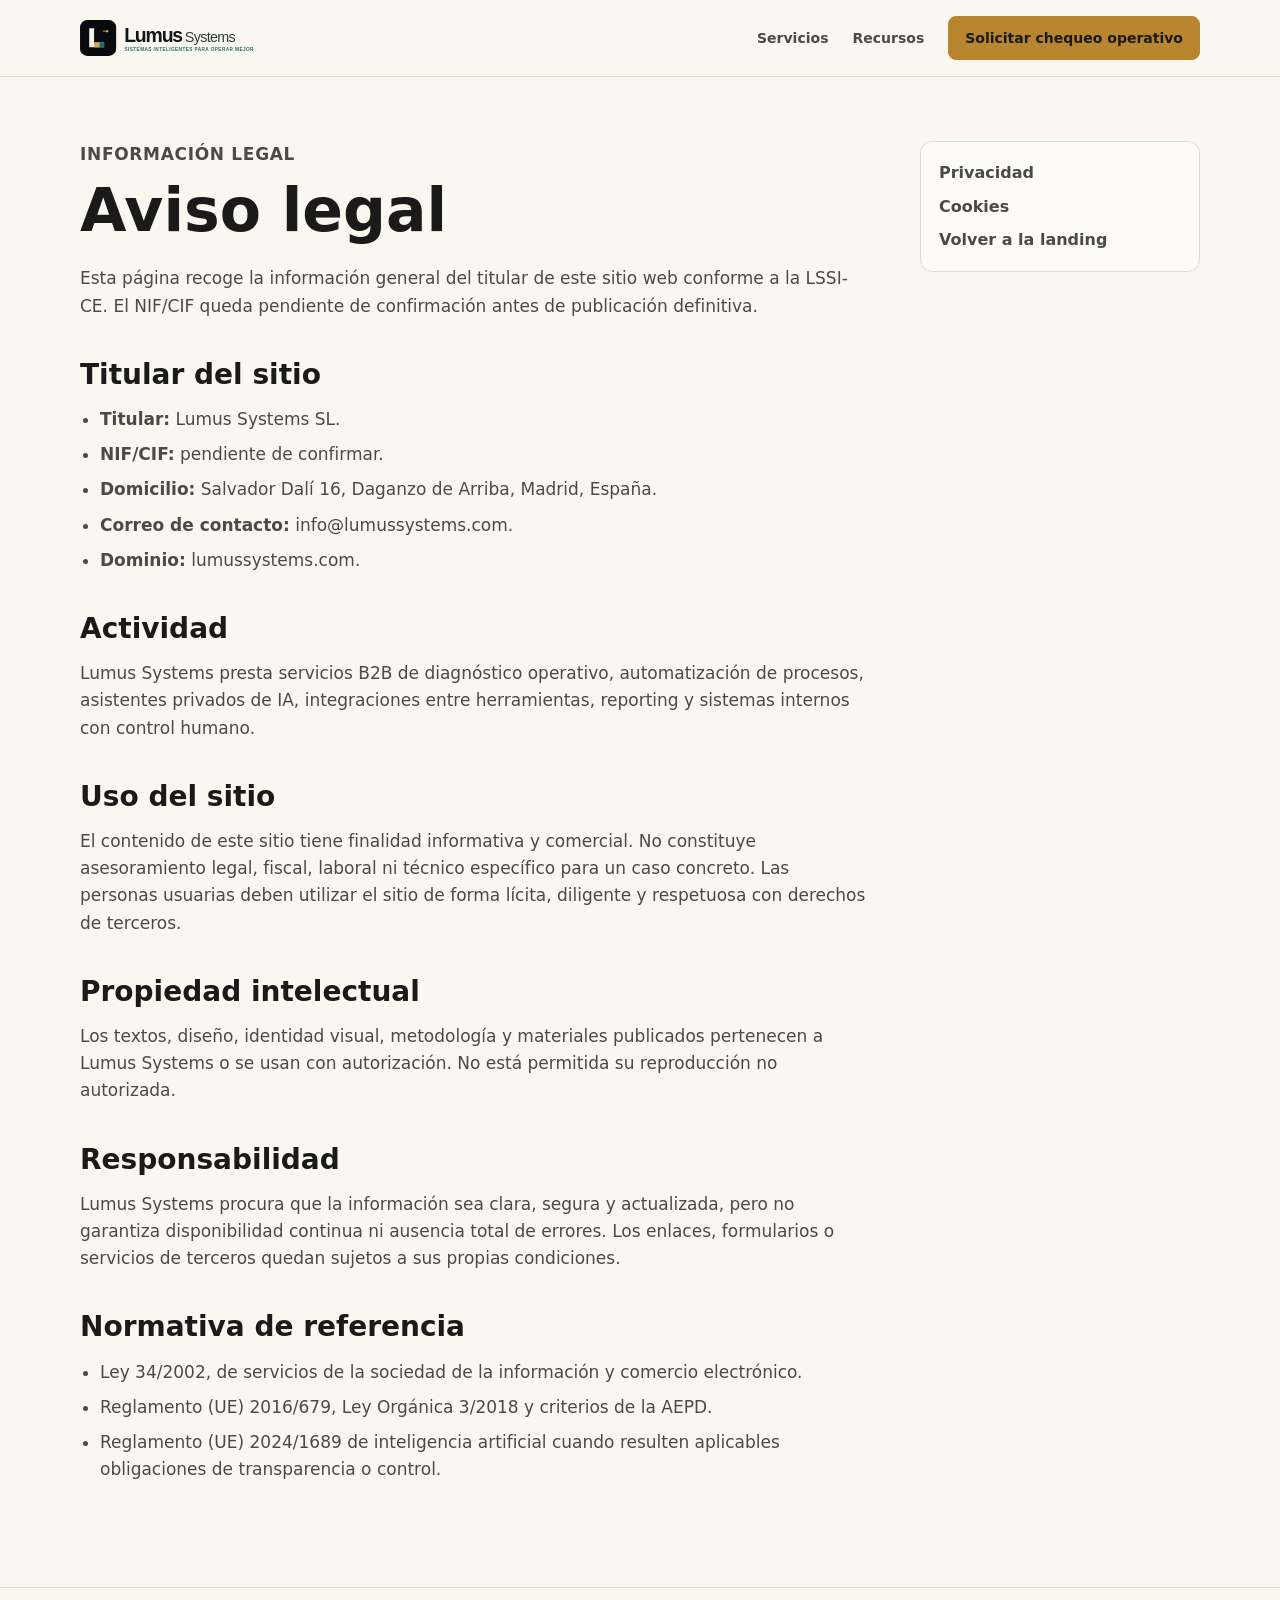
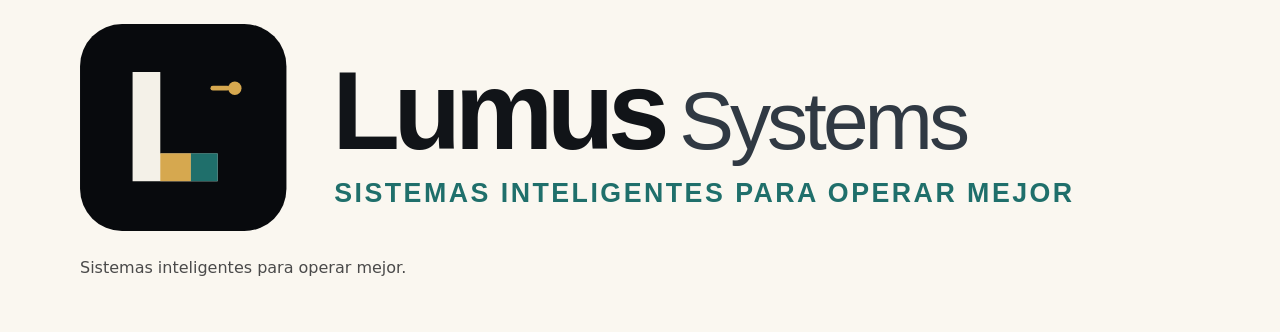
<file: deploy/aviso-legal.html>
<!doctype html>
<html lang="es">
<head>
  <meta charset="utf-8">
  <meta name="viewport" content="width=device-width,initial-scale=1">
  <title>Aviso legal | Lumus Systems</title>
  <meta name="description" content="Aviso legal de Lumus Systems SL, consultoría de automatización operativa e IA práctica para empresas.">
  <meta name="robots" content="noindex,follow">
  <link rel="canonical" href="https://lumussystems.com/aviso-legal.html">
  <link rel="icon" type="image/svg+xml" href="assets/lumus-symbol-v5-light.svg">
  <link rel="stylesheet" href="style.css">
</head>
<body>
  <nav class="nav" aria-label="Navegación principal">
    <div class="wrap nav-inner">
      <a class="brand" href="./" aria-label="Lumus Systems"><img class="brand-logo" src="assets/lumus-logo-v5-light.svg" alt="Lumus Systems"></a>
      <div class="nav-links"><a href="./#servicios">Servicios</a><a href="./#recursos">Recursos</a><a class="btn primary" href="./#contacto">Solicitar chequeo operativo</a></div>
    </div>
  </nav>
  <main class="legal-page">
    <div class="wrap legal-layout">
      <article class="legal-content">
        <p class="kicker">Información legal</p>
        <h1>Aviso legal</h1>
        <p>Esta página recoge la información general del titular de este sitio web conforme a la LSSI-CE. El NIF/CIF queda pendiente de confirmación antes de publicación definitiva.</p>
        <h2>Titular del sitio</h2>
        <ul>
          <li><strong>Titular:</strong> Lumus Systems SL.</li>
          <li><strong>NIF/CIF:</strong> pendiente de confirmar.</li>
          <li><strong>Domicilio:</strong> Salvador Dalí 16, Daganzo de Arriba, Madrid, España.</li>
          <li><strong>Correo de contacto:</strong> <a href="mailto:info@lumussystems.com">info@lumussystems.com</a>.</li>
          <li><strong>Dominio:</strong> <a href="https://lumussystems.com/">lumussystems.com</a>.</li>
        </ul>
        <h2>Actividad</h2>
        <p>Lumus Systems presta servicios B2B de diagnóstico operativo, automatización de procesos, asistentes privados de IA, integraciones entre herramientas, reporting y sistemas internos con control humano.</p>
        <h2>Uso del sitio</h2>
        <p>El contenido de este sitio tiene finalidad informativa y comercial. No constituye asesoramiento legal, fiscal, laboral ni técnico específico para un caso concreto. Las personas usuarias deben utilizar el sitio de forma lícita, diligente y respetuosa con derechos de terceros.</p>
        <h2>Propiedad intelectual</h2>
        <p>Los textos, diseño, identidad visual, metodología y materiales publicados pertenecen a Lumus Systems o se usan con autorización. No está permitida su reproducción no autorizada.</p>
        <h2>Responsabilidad</h2>
        <p>Lumus Systems procura que la información sea clara, segura y actualizada, pero no garantiza disponibilidad continua ni ausencia total de errores. Los enlaces, formularios o servicios de terceros quedan sujetos a sus propias condiciones.</p>
        <h2>Normativa de referencia</h2>
        <ul>
          <li>Ley 34/2002, de servicios de la sociedad de la información y comercio electrónico.</li>
          <li>Reglamento (UE) 2016/679, Ley Orgánica 3/2018 y criterios de la AEPD.</li>
          <li>Reglamento (UE) 2024/1689 de inteligencia artificial cuando resulten aplicables obligaciones de transparencia o control.</li>
        </ul>
      </article>
      <aside class="legal-aside">
        <a href="privacidad.html">Privacidad</a>
        <a href="cookies.html">Cookies</a>
        <a href="./">Volver a la landing</a>
      </aside>
    </div>
  </main>
  <footer><div class="wrap footer-inner"><img class="footer-logo" src="assets/lumus-logo-v5-light.svg" alt="Lumus Systems"><p>Sistemas inteligentes para operar mejor.</p></div></footer>
</body>
</html>
</file>
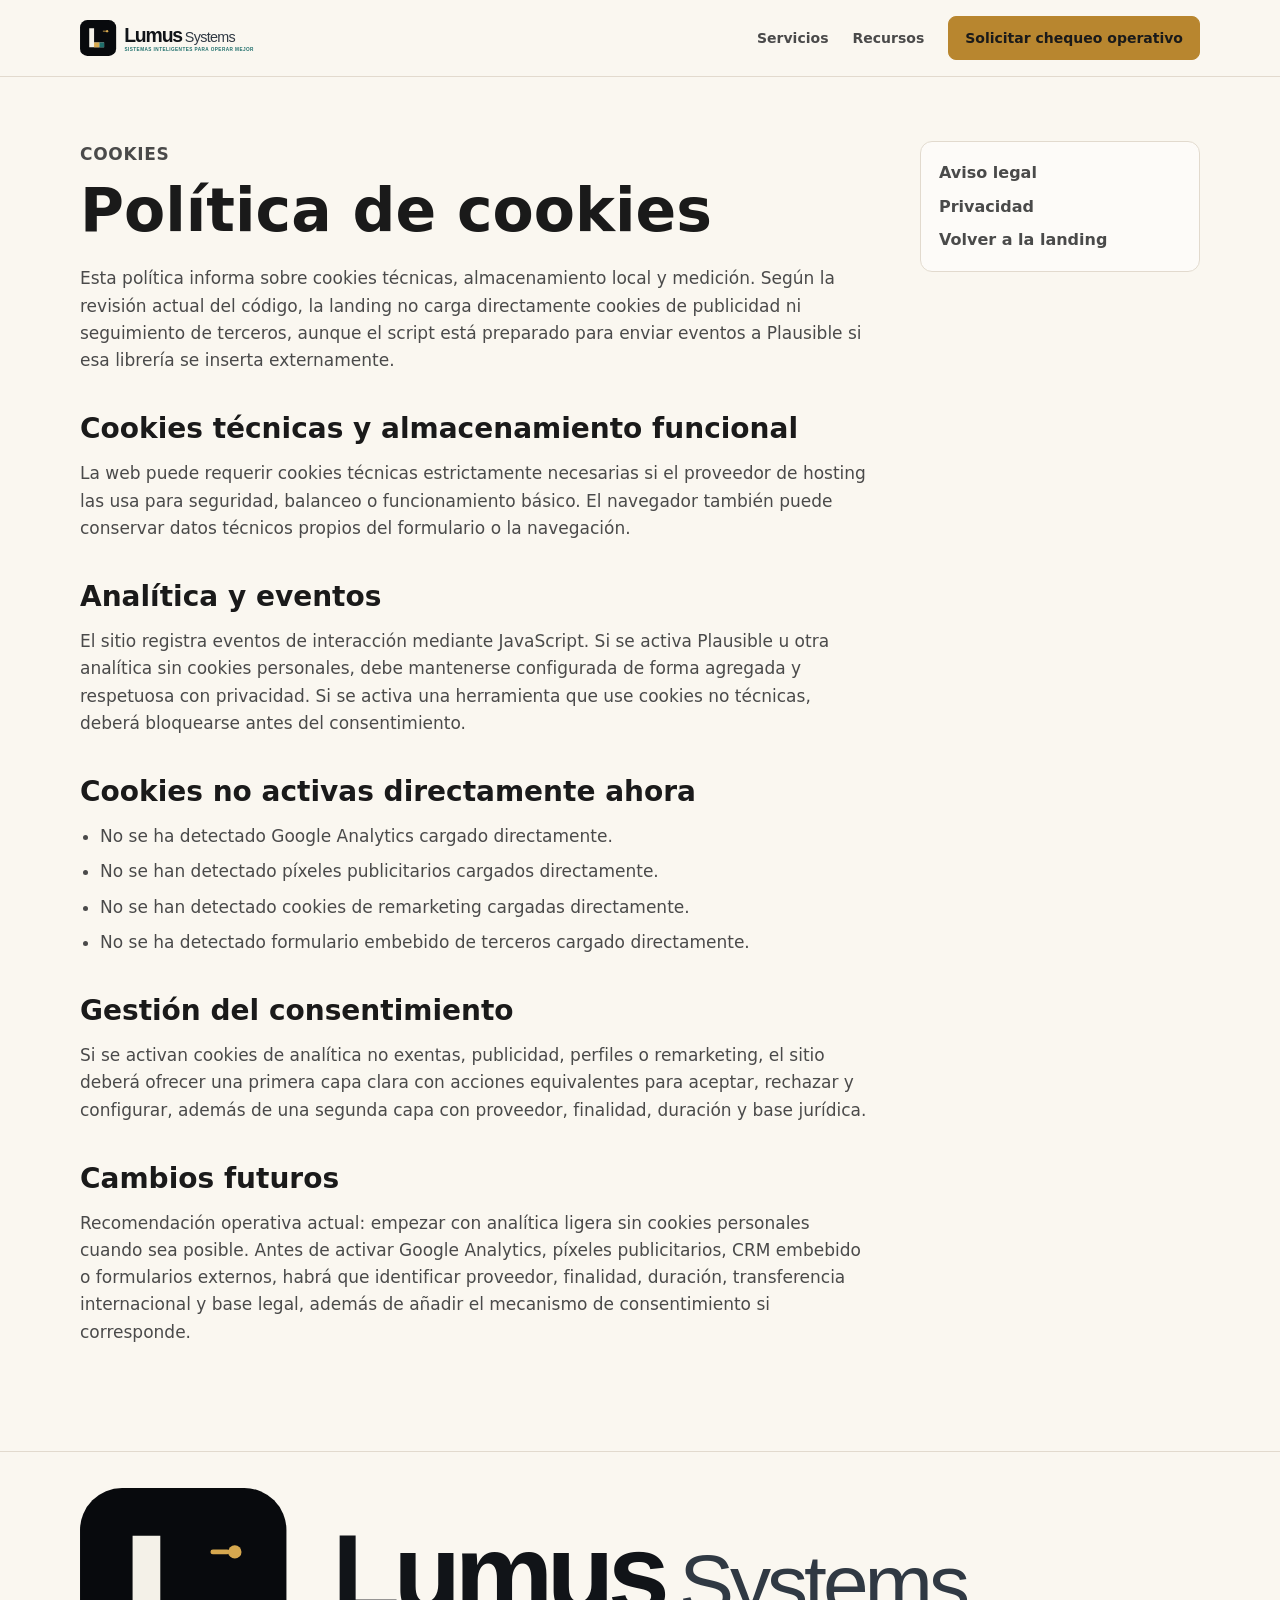
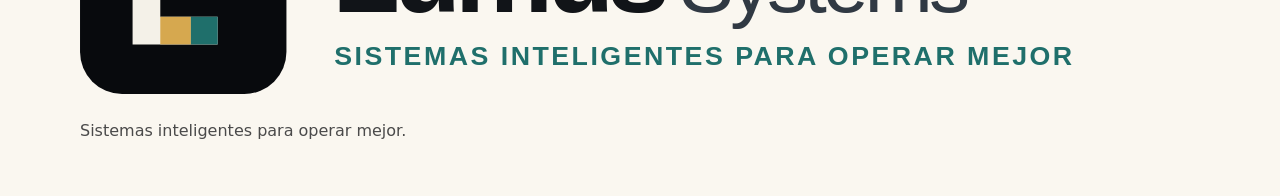
<file: deploy/cookies.html>
<!doctype html>
<html lang="es">
<head>
  <meta charset="utf-8">
  <meta name="viewport" content="width=device-width,initial-scale=1">
  <title>Política de cookies | Lumus Systems</title>
  <meta name="description" content="Política de cookies y almacenamiento local de Lumus Systems.">
  <meta name="robots" content="noindex,follow">
  <link rel="canonical" href="https://lumussystems.com/cookies.html">
  <link rel="icon" type="image/svg+xml" href="assets/lumus-symbol-v5-light.svg">
  <link rel="stylesheet" href="style.css">
</head>
<body>
  <nav class="nav" aria-label="Navegación principal">
    <div class="wrap nav-inner">
      <a class="brand" href="./" aria-label="Lumus Systems"><img class="brand-logo" src="assets/lumus-logo-v5-light.svg" alt="Lumus Systems"></a>
      <div class="nav-links"><a href="./#servicios">Servicios</a><a href="./#recursos">Recursos</a><a class="btn primary" href="./#contacto">Solicitar chequeo operativo</a></div>
    </div>
  </nav>
  <main class="legal-page">
    <div class="wrap legal-layout">
      <article class="legal-content">
        <p class="kicker">Cookies</p>
        <h1>Política de cookies</h1>
        <p>Esta política informa sobre cookies técnicas, almacenamiento local y medición. Según la revisión actual del código, la landing no carga directamente cookies de publicidad ni seguimiento de terceros, aunque el script está preparado para enviar eventos a Plausible si esa librería se inserta externamente.</p>
        <h2>Cookies técnicas y almacenamiento funcional</h2>
        <p>La web puede requerir cookies técnicas estrictamente necesarias si el proveedor de hosting las usa para seguridad, balanceo o funcionamiento básico. El navegador también puede conservar datos técnicos propios del formulario o la navegación.</p>
        <h2>Analítica y eventos</h2>
        <p>El sitio registra eventos de interacción mediante JavaScript. Si se activa Plausible u otra analítica sin cookies personales, debe mantenerse configurada de forma agregada y respetuosa con privacidad. Si se activa una herramienta que use cookies no técnicas, deberá bloquearse antes del consentimiento.</p>
        <h2>Cookies no activas directamente ahora</h2>
        <ul>
          <li>No se ha detectado Google Analytics cargado directamente.</li>
          <li>No se han detectado píxeles publicitarios cargados directamente.</li>
          <li>No se han detectado cookies de remarketing cargadas directamente.</li>
          <li>No se ha detectado formulario embebido de terceros cargado directamente.</li>
        </ul>
        <h2>Gestión del consentimiento</h2>
        <p>Si se activan cookies de analítica no exentas, publicidad, perfiles o remarketing, el sitio deberá ofrecer una primera capa clara con acciones equivalentes para aceptar, rechazar y configurar, además de una segunda capa con proveedor, finalidad, duración y base jurídica.</p>
        <h2>Cambios futuros</h2>
        <p>Recomendación operativa actual: empezar con analítica ligera sin cookies personales cuando sea posible. Antes de activar Google Analytics, píxeles publicitarios, CRM embebido o formularios externos, habrá que identificar proveedor, finalidad, duración, transferencia internacional y base legal, además de añadir el mecanismo de consentimiento si corresponde.</p>
      </article>
      <aside class="legal-aside">
        <a href="aviso-legal.html">Aviso legal</a>
        <a href="privacidad.html">Privacidad</a>
        <a href="./">Volver a la landing</a>
      </aside>
    </div>
  </main>
  <footer><div class="wrap footer-inner"><img class="footer-logo" src="assets/lumus-logo-v5-light.svg" alt="Lumus Systems"><p>Sistemas inteligentes para operar mejor.</p></div></footer>
</body>
</html>
</file>
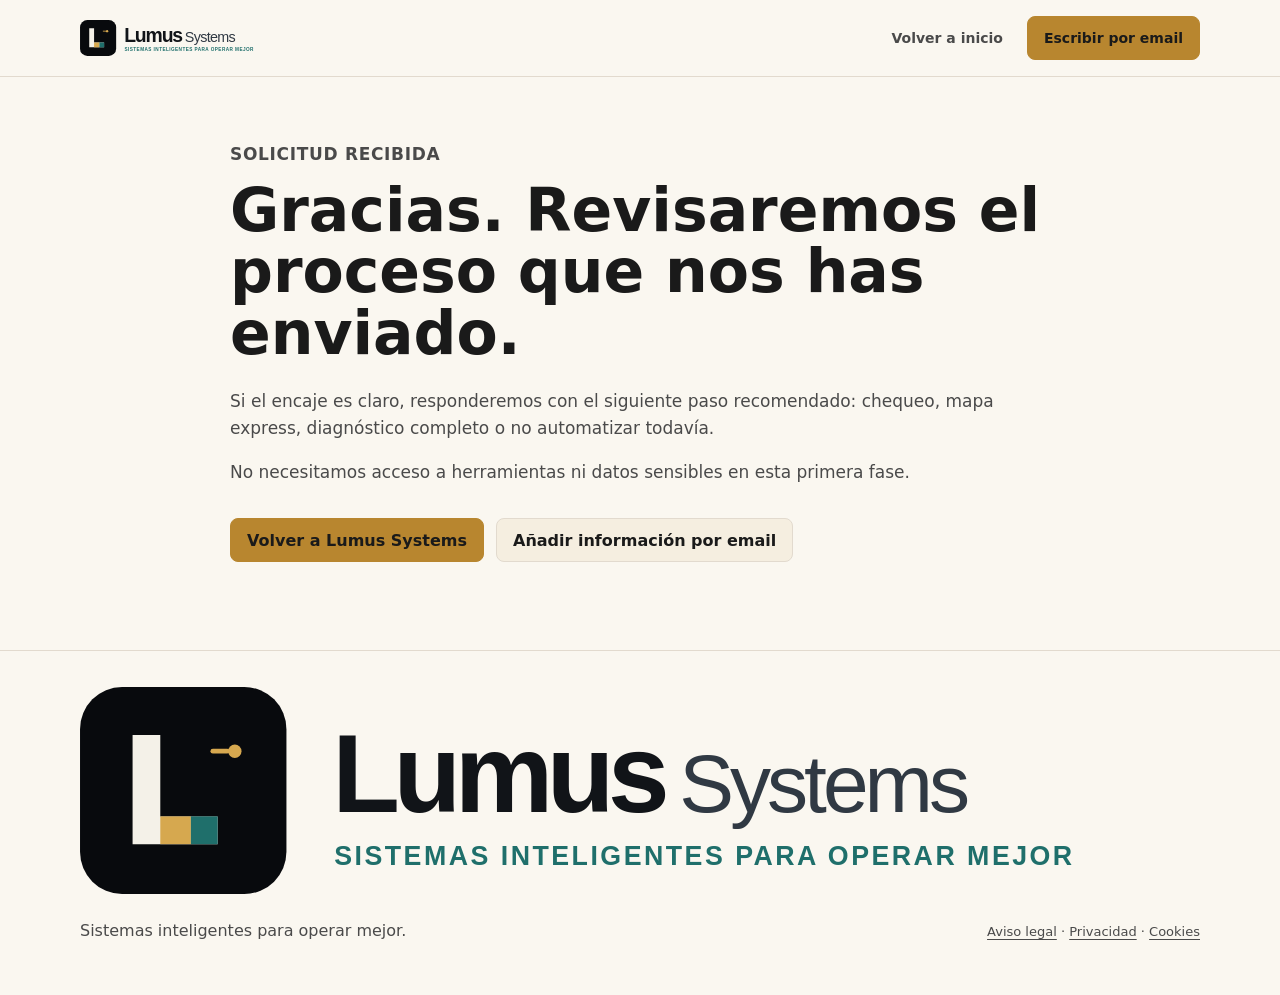
<file: deploy/gracias.html>
<!doctype html>
<html lang="es">
<head>
  <meta charset="utf-8">
  <meta name="viewport" content="width=device-width,initial-scale=1">
  <title>Solicitud recibida | Lumus Systems</title>
  <meta name="description" content="Solicitud recibida por Lumus Systems.">
  <meta name="robots" content="noindex,follow">
  <link rel="canonical" href="https://lumussystems.com/gracias.html">
  <link rel="icon" type="image/svg+xml" href="assets/lumus-symbol-v5-light.svg">
  <link rel="stylesheet" href="style.css">
</head>
<body>
  <a class="skip-link" href="#contenido">Saltar al contenido</a>

  <nav class="nav" aria-label="Navegación principal">
    <div class="wrap nav-inner">
      <a class="brand" href="/" aria-label="Lumus Systems">
        <img class="brand-logo" src="assets/lumus-logo-v5-light.svg" alt="Lumus Systems">
      </a>
      <div class="nav-links">
        <a href="/">Volver a inicio</a>
        <a class="btn primary" href="mailto:info@lumussystems.com">Escribir por email</a>
      </div>
    </div>
  </nav>

  <main id="contenido" class="legal-page">
    <div class="wrap legal-content">
      <p class="kicker">Solicitud recibida</p>
      <h1>Gracias. Revisaremos el proceso que nos has enviado.</h1>
      <p>Si el encaje es claro, responderemos con el siguiente paso recomendado: chequeo, mapa express, diagnóstico completo o no automatizar todavía.</p>
      <p>No necesitamos acceso a herramientas ni datos sensibles en esta primera fase.</p>
      <div class="actions">
        <a class="btn primary" href="/">Volver a Lumus Systems</a>
        <a class="btn secondary" href="mailto:info@lumussystems.com">Añadir información por email</a>
      </div>
    </div>
  </main>

  <footer>
    <div class="wrap footer-inner">
      <img class="footer-logo" src="assets/lumus-logo-v5-light.svg" alt="Lumus Systems">
      <p>Sistemas inteligentes para operar mejor.</p>
      <p class="legal"><a href="aviso-legal.html">Aviso legal</a> · <a href="privacidad.html">Privacidad</a> · <a href="cookies.html">Cookies</a></p>
    </div>
  </footer>
</body>
</html>
</file>
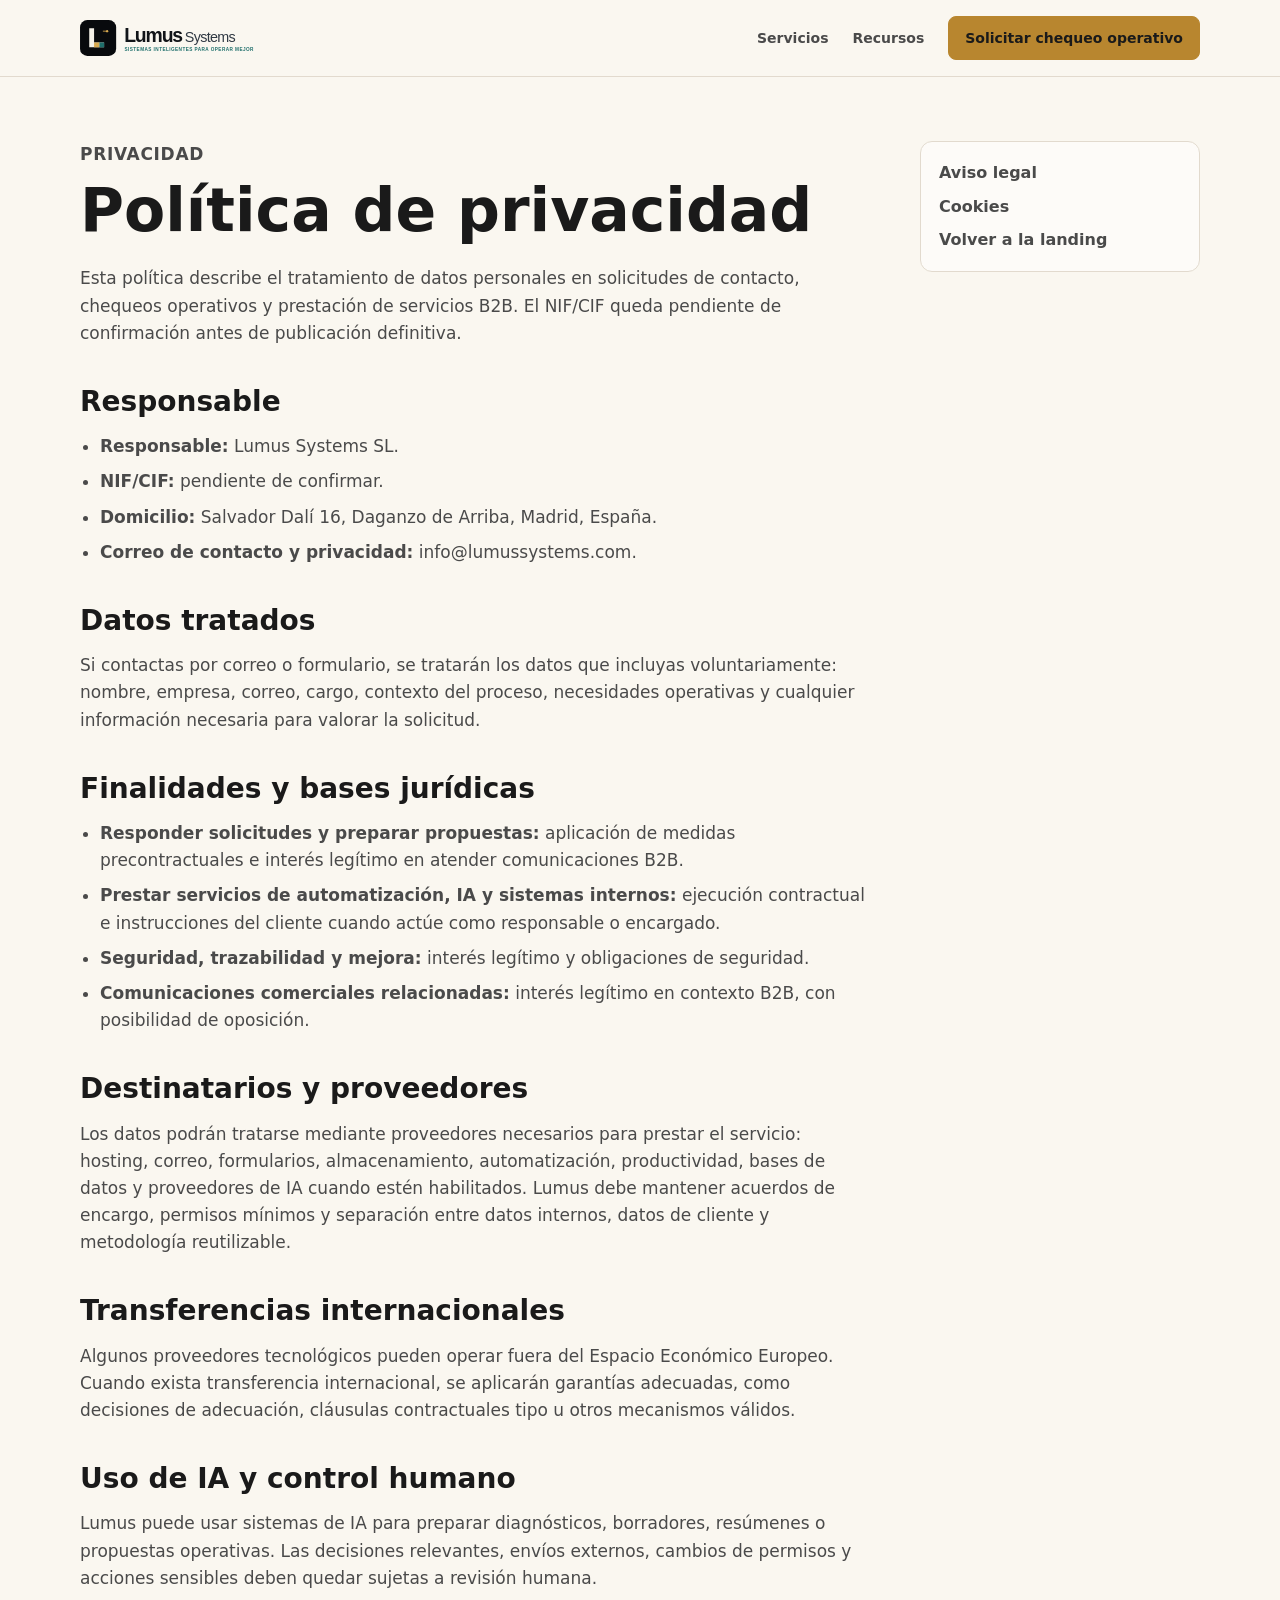
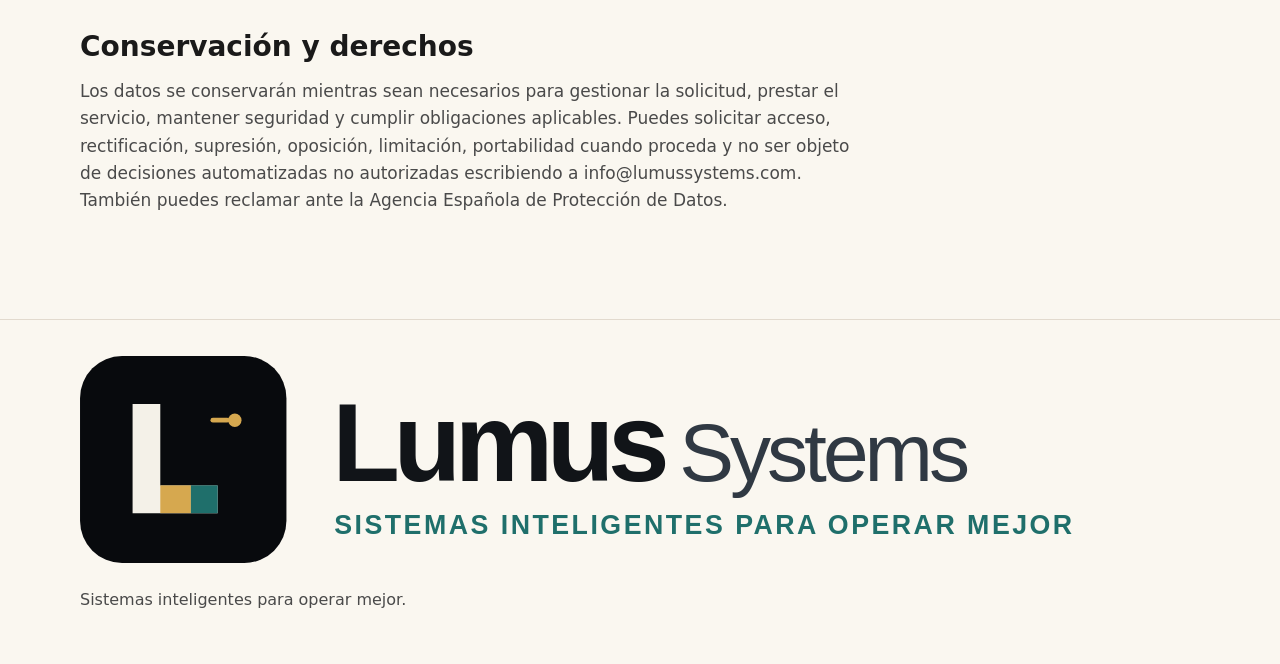
<file: deploy/privacidad.html>
<!doctype html>
<html lang="es">
<head>
  <meta charset="utf-8">
  <meta name="viewport" content="width=device-width,initial-scale=1">
  <title>Política de privacidad | Lumus Systems</title>
  <meta name="description" content="Política de privacidad de Lumus Systems SL para solicitudes de contacto y chequeo operativo.">
  <meta name="robots" content="noindex,follow">
  <link rel="canonical" href="https://lumussystems.com/privacidad.html">
  <link rel="icon" type="image/svg+xml" href="assets/lumus-symbol-v5-light.svg">
  <link rel="stylesheet" href="style.css">
</head>
<body>
  <nav class="nav" aria-label="Navegación principal">
    <div class="wrap nav-inner">
      <a class="brand" href="./" aria-label="Lumus Systems"><img class="brand-logo" src="assets/lumus-logo-v5-light.svg" alt="Lumus Systems"></a>
      <div class="nav-links"><a href="./#servicios">Servicios</a><a href="./#recursos">Recursos</a><a class="btn primary" href="./#contacto">Solicitar chequeo operativo</a></div>
    </div>
  </nav>
  <main class="legal-page">
    <div class="wrap legal-layout">
      <article class="legal-content">
        <p class="kicker">Privacidad</p>
        <h1>Política de privacidad</h1>
        <p>Esta política describe el tratamiento de datos personales en solicitudes de contacto, chequeos operativos y prestación de servicios B2B. El NIF/CIF queda pendiente de confirmación antes de publicación definitiva.</p>
        <h2>Responsable</h2>
        <ul>
          <li><strong>Responsable:</strong> Lumus Systems SL.</li>
          <li><strong>NIF/CIF:</strong> pendiente de confirmar.</li>
          <li><strong>Domicilio:</strong> Salvador Dalí 16, Daganzo de Arriba, Madrid, España.</li>
          <li><strong>Correo de contacto y privacidad:</strong> <a href="mailto:info@lumussystems.com">info@lumussystems.com</a>.</li>
        </ul>
        <h2>Datos tratados</h2>
        <p>Si contactas por correo o formulario, se tratarán los datos que incluyas voluntariamente: nombre, empresa, correo, cargo, contexto del proceso, necesidades operativas y cualquier información necesaria para valorar la solicitud.</p>
        <h2>Finalidades y bases jurídicas</h2>
        <ul>
          <li><strong>Responder solicitudes y preparar propuestas:</strong> aplicación de medidas precontractuales e interés legítimo en atender comunicaciones B2B.</li>
          <li><strong>Prestar servicios de automatización, IA y sistemas internos:</strong> ejecución contractual e instrucciones del cliente cuando actúe como responsable o encargado.</li>
          <li><strong>Seguridad, trazabilidad y mejora:</strong> interés legítimo y obligaciones de seguridad.</li>
          <li><strong>Comunicaciones comerciales relacionadas:</strong> interés legítimo en contexto B2B, con posibilidad de oposición.</li>
        </ul>
        <h2>Destinatarios y proveedores</h2>
        <p>Los datos podrán tratarse mediante proveedores necesarios para prestar el servicio: hosting, correo, formularios, almacenamiento, automatización, productividad, bases de datos y proveedores de IA cuando estén habilitados. Lumus debe mantener acuerdos de encargo, permisos mínimos y separación entre datos internos, datos de cliente y metodología reutilizable.</p>
        <h2>Transferencias internacionales</h2>
        <p>Algunos proveedores tecnológicos pueden operar fuera del Espacio Económico Europeo. Cuando exista transferencia internacional, se aplicarán garantías adecuadas, como decisiones de adecuación, cláusulas contractuales tipo u otros mecanismos válidos.</p>
        <h2>Uso de IA y control humano</h2>
        <p>Lumus puede usar sistemas de IA para preparar diagnósticos, borradores, resúmenes o propuestas operativas. Las decisiones relevantes, envíos externos, cambios de permisos y acciones sensibles deben quedar sujetas a revisión humana.</p>
        <h2>Conservación y derechos</h2>
        <p>Los datos se conservarán mientras sean necesarios para gestionar la solicitud, prestar el servicio, mantener seguridad y cumplir obligaciones aplicables. Puedes solicitar acceso, rectificación, supresión, oposición, limitación, portabilidad cuando proceda y no ser objeto de decisiones automatizadas no autorizadas escribiendo a <a href="mailto:info@lumussystems.com">info@lumussystems.com</a>. También puedes reclamar ante la Agencia Española de Protección de Datos.</p>
      </article>
      <aside class="legal-aside">
        <a href="aviso-legal.html">Aviso legal</a>
        <a href="cookies.html">Cookies</a>
        <a href="./">Volver a la landing</a>
      </aside>
    </div>
  </main>
  <footer><div class="wrap footer-inner"><img class="footer-logo" src="assets/lumus-logo-v5-light.svg" alt="Lumus Systems"><p>Sistemas inteligentes para operar mejor.</p></div></footer>
</body>
</html>
</file>
<file: deploy/style.css>
:root {
  --paper: #FAF7F0;
  --ink: #1A1A1A;
  --ink-soft: #4A4A4A;
  --accent: #B8862F;
  --accent-text: #7A5A1B;
  --rule: #E2DACE;
  --dark: #080A0D;
  --teal: #1F6F6B;
  --white: #FFFFFF;
  --max: 1120px;
}

* { box-sizing: border-box; }
html {
  scroll-behavior: smooth;
  scroll-padding-top: 92px;
}
main[id],
section[id] {
  scroll-margin-top: 92px;
}
body {
  margin: 0;
  background: var(--paper);
  color: var(--ink);
  font-family: Inter, system-ui, -apple-system, BlinkMacSystemFont, "Segoe UI", sans-serif;
  line-height: 1.6;
  overflow-x: hidden;
}
body.menu-open { overflow: hidden; }
a { color: inherit; text-decoration: none; }
img { max-width: 100%; display: block; }
.wrap { width: min(var(--max), calc(100% - 32px)); margin: 0 auto; }
.sr-only {
  position: absolute;
  width: 1px;
  height: 1px;
  padding: 0;
  margin: -1px;
  overflow: hidden;
  clip: rect(0, 0, 0, 0);
  white-space: nowrap;
  border: 0;
}
.mobile-copy { display: none; }
.skip-link {
  position: absolute;
  left: 16px;
  top: -48px;
  z-index: 100;
  background: var(--accent);
  color: var(--white);
  padding: 8px 16px;
  border-radius: 8px;
  font-weight: 800;
}
.skip-link:focus { top: 16px; }
:focus-visible {
  outline: 2px solid var(--accent);
  outline-offset: 4px;
}

.nav {
  position: sticky;
  top: 0;
  z-index: 40;
  background: rgba(250, 247, 240, .92);
  border-bottom: 1px solid var(--rule);
  backdrop-filter: blur(16px);
}
.nav-inner {
  min-height: 76px;
  display: flex;
  align-items: center;
  justify-content: space-between;
  gap: 24px;
}
.brand {
  display: inline-flex;
  align-items: center;
  gap: 10px;
  min-width: 0;
}
.brand-symbol {
  width: 36px;
  height: 36px;
  border-radius: 8px;
  box-shadow: 0 8px 24px rgba(26, 26, 26, .10);
}
.brand-logo {
  width: 196px;
  height: auto;
}
.brand-wordmark {
  display: inline-flex;
  align-items: baseline;
  gap: 4px;
  color: var(--ink);
  font-size: 18px;
  line-height: 1;
  letter-spacing: 0;
  white-space: nowrap;
}
.brand-wordmark strong {
  font-weight: 850;
}
.brand-wordmark span {
  color: var(--ink-soft);
  font-size: 15px;
  font-weight: 700;
}
.nav-links {
  display: flex;
  align-items: center;
  gap: 24px;
  color: var(--ink-soft);
  font-size: 14px;
  font-weight: 700;
}
.nav-links a:hover { color: var(--ink); }
.menu-toggle {
  display: none;
  width: 44px;
  height: 44px;
  border: 1px solid var(--rule);
  border-radius: 8px;
  background: var(--paper);
  color: var(--ink);
  align-items: center;
  justify-content: center;
  flex-direction: column;
  gap: 5px;
}
.menu-toggle span:not(.sr-only) {
  width: 18px;
  height: 2px;
  background: currentColor;
  border-radius: 2px;
  transition: transform 120ms ease-out, opacity 120ms ease-out;
}
.menu-toggle[aria-expanded="true"] span:not(.sr-only):nth-child(1) {
  transform: translateY(7px) rotate(45deg);
}
.menu-toggle[aria-expanded="true"] span:not(.sr-only):nth-child(2) {
  opacity: 0;
}
.menu-toggle[aria-expanded="true"] span:not(.sr-only):nth-child(3) {
  transform: translateY(-7px) rotate(-45deg);
}

.btn {
  display: inline-flex;
  align-items: center;
  justify-content: center;
  min-height: 44px;
  padding: 8px 16px;
  border: 1px solid var(--rule);
  border-radius: 8px;
  background: transparent;
  color: var(--ink);
  font-weight: 800;
  transition: background 120ms ease-out, border-color 120ms ease-out, transform 120ms ease-out;
}
.btn:hover { transform: translateY(-1px); border-color: var(--accent); }
.btn:active { transform: translateY(0); }
.btn[disabled], .btn.is-disabled { opacity: .4; pointer-events: none; }
.btn.primary { background: var(--accent); border-color: var(--accent); color: var(--ink); }
.btn.primary:hover {
  background: var(--ink);
  border-color: var(--ink);
  color: var(--paper);
}
.btn.secondary { background: rgba(184, 134, 47, .08); }

.hero { padding: 72px 0 64px; }
.hero-grid {
  display: grid;
  grid-template-columns: minmax(0, 1fr) minmax(420px, 460px);
  gap: clamp(32px, 5vw, 64px);
  align-items: center;
}
.hero-copy,
.hero-artifact,
.card,
.service-card {
  min-width: 0;
  max-width: 100%;
}
.hero-copy h1,
.hero-copy p,
.section-head h2,
.section-head p {
  overflow-wrap: break-word;
}
.hero-brand {
  display: inline-flex;
  align-items: center;
  gap: 10px;
  margin-bottom: 18px;
  color: var(--ink);
  font-size: 13px;
  font-weight: 850;
  letter-spacing: .04em;
  text-transform: uppercase;
}
.hero-brand img {
  width: 34px;
  height: 34px;
  border-radius: 8px;
  box-shadow: 0 8px 24px rgba(26, 26, 26, .10);
}
.eyebrow, .kicker {
  margin: 0 0 12px;
  color: var(--teal);
  font-size: 12px;
  font-weight: 800;
  letter-spacing: .04em;
  text-transform: uppercase;
}
h1, h2, h3, p { margin-top: 0; }
h1 {
  max-width: 840px;
  margin-bottom: 24px;
  font-size: clamp(42px, 6vw, 68px);
  line-height: 1.02;
  letter-spacing: 0;
}
h2 {
  margin-bottom: 16px;
  font-size: clamp(32px, 4vw, 52px);
  line-height: 1.08;
  letter-spacing: 0;
}
h3 {
  margin-bottom: 8px;
  font-size: 18px;
  line-height: 1.3;
  letter-spacing: 0;
}
.lead {
  max-width: 720px;
  color: var(--ink-soft);
  font-size: 20px;
  line-height: 1.6;
}
.actions, .cta-actions {
  display: flex;
  flex-wrap: wrap;
  gap: 12px;
  margin-top: 32px;
}
.inline-actions {
  display: flex;
  flex-wrap: wrap;
  gap: 12px;
  margin-top: 24px;
}
.micro, .contact-note {
  margin: 16px 0 0;
  color: var(--ink-soft);
  font-size: 14px;
}

.hero-artifact,
.hero-system {
  width: 100%;
  justify-self: center;
  border: 1px solid var(--rule);
  border-radius: 16px;
  background: var(--white);
  padding: 24px;
  box-shadow: 0 8px 24px rgba(26, 26, 26, .08);
}
.hero-system {
  position: relative;
  overflow: hidden;
  min-height: 520px;
  background:
    radial-gradient(circle at 18% 16%, rgba(184, 134, 47, .16), transparent 28%),
    linear-gradient(180deg, #FFFFFF, #F6EFE4);
}
.hero-system::before {
  content: "";
  position: absolute;
  inset: 16px;
  border: 1px solid rgba(26, 26, 26, .06);
  border-radius: 12px;
  pointer-events: none;
}
.system-top,
.scope-list,
.signal-grid,
.system-note {
  position: relative;
  z-index: 1;
}
.system-top {
  display: flex;
  align-items: flex-start;
  justify-content: space-between;
  gap: 16px;
  padding-bottom: 16px;
  border-bottom: 1px solid var(--rule);
}
.system-top span {
  display: block;
  color: var(--ink-soft);
  font-size: 13px;
  font-weight: 800;
  text-transform: uppercase;
  letter-spacing: .04em;
}
.system-top strong {
  display: block;
  color: var(--ink);
  font-size: 14px;
}
.status-chip {
  display: inline-flex;
  align-items: center;
  margin: 0;
  padding: 6px 10px;
  border: 1px solid rgba(184, 134, 47, .26);
  border-radius: 999px;
  background: rgba(184, 134, 47, .10);
  color: var(--accent-text);
  font-size: 12px;
  font-weight: 800;
  white-space: nowrap;
}
.scope-list {
  display: grid;
  gap: 12px;
  margin: 22px 0 14px;
  padding: 16px;
  border: 1px solid var(--rule);
  border-radius: 16px;
  background: rgba(250, 247, 240, .72);
}
.scope-list article {
  display: grid;
  grid-template-columns: 40px 1fr;
  gap: 12px;
  align-items: start;
  padding: 14px;
  border: 1px solid var(--rule);
  border-radius: 12px;
  background: var(--white);
}
.scope-list article > span {
  display: grid;
  place-items: center;
  width: 32px;
  height: 32px;
  border-radius: 999px;
  background: rgba(31, 111, 107, .10);
  color: var(--teal);
  font-size: 12px;
  font-weight: 900;
}
.scope-list b,
.scope-list p {
  display: block;
}
.scope-list p {
  margin: 4px 0 0;
  color: var(--ink-soft);
  font-size: 13px;
  line-height: 1.4;
}
.signal-grid {
  display: grid;
  grid-template-columns: 1fr 1fr;
  gap: 12px;
  margin: 14px 0;
}
.signal-grid div,
.radar-card,
.task-stack p,
.system-note {
  border: 1px solid var(--rule);
  border-radius: 12px;
  background: rgba(255, 255, 255, .72);
}
.signal-grid div {
  padding: 14px;
}
.signal-grid span,
.signal-grid small {
  display: block;
  color: var(--ink-soft);
  font-size: 12px;
}
.signal-grid span {
  font-weight: 800;
  text-transform: uppercase;
  letter-spacing: .04em;
}
.signal-grid b {
  display: block;
  margin: 4px 0 2px;
  font-size: 28px;
  line-height: 1;
}
.system-note {
  padding: 16px;
}
.system-note p {
  margin: 6px 0 0;
  color: var(--ink-soft);
  font-size: 13px;
  line-height: 1.5;
}
.system-bottom {
  display: grid;
  grid-template-columns: 1fr .9fr;
  gap: 12px;
}
.radar-card {
  display: grid;
  gap: 10px;
  padding: 16px;
}
.radar-card b,
.radar-card span {
  display: block;
}
.radar-card span {
  max-width: 220px;
  color: var(--ink-soft);
  font-size: 13px;
  line-height: 1.4;
}
.radar-card ul {
  display: grid;
  gap: 7px;
  margin: 2px 0 0;
  padding: 0;
  list-style: none;
}
.radar-card li {
  display: flex;
  align-items: center;
  gap: 8px;
  color: var(--ink-soft);
  font-size: 12px;
  line-height: 1.25;
}
.radar-card li i {
  width: 8px;
  height: 8px;
  border-radius: 50%;
  background: linear-gradient(135deg, var(--accent), var(--teal));
  flex: 0 0 auto;
}
.radar-card li strong {
  color: var(--ink-soft);
  font-weight: 750;
}
.task-stack {
  display: grid;
  gap: 8px;
}
.task-stack p {
  margin: 0;
  padding: 11px 12px;
  color: var(--ink-soft);
  font-size: 13px;
  line-height: 1.35;
}
.task-stack strong {
  display: block;
  color: var(--accent-text);
}
.artifact-head {
  display: flex;
  justify-content: space-between;
  gap: 16px;
  padding-bottom: 16px;
  border-bottom: 1px solid var(--rule);
  color: var(--ink-soft);
  font-size: 13px;
}
.artifact-head strong { color: var(--ink); }
.flow {
  display: grid;
  grid-template-columns: 1fr 24px 1fr 24px 1fr;
  gap: 8px;
  align-items: center;
  margin: 20px 0;
}
.flow div {
  min-height: 80px;
  padding: 12px;
  border: 1px solid var(--rule);
  border-radius: 12px;
  background: var(--paper);
}
.flow b, .flow span { display: block; }
.flow span { color: var(--ink-soft); font-size: 13px; line-height: 1.4; }
.flow i {
  display: block;
  height: 1px;
  background: var(--rule);
}
.matrix { display: grid; gap: 8px; }
.matrix-card {
  padding: 12px;
  border: 1px solid var(--rule);
  border-radius: 12px;
  background: var(--paper);
}
.matrix-card.high { border-color: rgba(184, 134, 47, .6); background: rgba(184, 134, 47, .08); }
.matrix-card span, .matrix-card small {
  display: block;
  color: var(--ink-soft);
  font-size: 12px;
}
.matrix-card b { display: block; margin: 2px 0; }

section { padding: 72px 0; }
.proof-strip {
  padding: 0 0 48px;
}
.proof-grid {
  display: grid;
  grid-template-columns: repeat(4, 1fr);
  gap: 12px;
}
.proof-grid article {
  min-height: 152px;
  padding: 20px;
  border: 1px solid var(--rule);
  border-radius: 12px;
  background: rgba(255, 255, 255, .54);
}
.proof-grid span,
.case-summary span,
.case-card span {
  display: inline-flex;
  margin-bottom: 10px;
  color: var(--teal);
  font-size: 12px;
  font-weight: 800;
  letter-spacing: .04em;
  text-transform: uppercase;
}
.proof-grid strong {
  display: block;
  color: var(--ink);
  font-size: 18px;
  line-height: 1.3;
}
.proof-grid p {
  margin: 10px 0 0;
  color: var(--ink-soft);
  font-size: 14px;
  line-height: 1.5;
}
.band { background: var(--paper); border-block: 1px solid var(--rule); }
.dark-band {
  background: var(--dark);
  color: var(--paper);
}
.dark-band p { color: var(--paper); }
.dark-band .kicker { color: var(--accent); }
.section-head { max-width: 820px; margin-bottom: 32px; }
.section-head.centered { margin-left: auto; margin-right: auto; text-align: center; }
.section-head p { color: var(--ink-soft); font-size: 18px; }
.split {
  display: grid;
  grid-template-columns: minmax(0, .9fr) minmax(0, 1fr);
  gap: 48px;
  align-items: start;
}
.signal-list, .deliverables, .trust-cards { display: grid; gap: 12px; }
.card, .service-card, details, .trust-cards article {
  border: 1px solid var(--rule);
  border-radius: 12px;
  background: rgba(255, 255, 255, .45);
  padding: 20px;
}
.card p, .service-card p, .service-card li, details p { color: var(--ink-soft); }

.method-map {
  display: grid;
  grid-template-columns: repeat(5, 1fr);
  gap: 16px;
}
.entry-grid {
  display: grid;
  grid-template-columns: repeat(3, 1fr);
  gap: 16px;
}
.entry-card {
  min-height: 260px;
  padding: 22px;
  border: 1px solid var(--rule);
  border-radius: 12px;
  background: rgba(255, 255, 255, .5);
}
.entry-card.featured {
  border-color: rgba(184, 134, 47, .6);
  background: rgba(184, 134, 47, .08);
}
.entry-card span {
  display: inline-flex;
  margin-bottom: 16px;
  color: var(--teal);
  font-size: 12px;
  font-weight: 800;
  letter-spacing: .04em;
  text-transform: uppercase;
}
.entry-card p {
  color: var(--ink-soft);
}
.entry-card strong {
  display: block;
  margin-top: 16px;
  font-size: 14px;
  line-height: 1.45;
}
.method-map article {
  min-height: 196px;
  border: 1px solid var(--rule);
  border-radius: 12px;
  background: var(--paper);
  padding: 20px;
}
.method-map span, .route {
  display: inline-flex;
  margin-bottom: 16px;
  color: var(--teal);
  font-size: 12px;
  font-weight: 800;
  letter-spacing: .04em;
  text-transform: uppercase;
}
.method-map p { color: var(--ink-soft); }

.services {
  display: grid;
  grid-template-columns: repeat(2, 1fr);
  gap: 16px;
}
.service-card.featured {
  border-color: rgba(184, 134, 47, .55);
  background: rgba(184, 134, 47, .08);
}
.service-card ul, .check-list {
  display: grid;
  gap: 10px;
  margin: 16px 0 0;
  padding: 0;
  list-style: none;
}
.service-card li, .check-list li {
  position: relative;
  padding-left: 22px;
}
.service-card li::before, .check-list li::before {
  content: "";
  position: absolute;
  left: 0;
  top: .75em;
  width: 8px;
  height: 8px;
  border-radius: 999px;
  background: var(--teal);
}
.check-list.muted li::before { background: var(--accent); }
.deliverable-grid {
  display: grid;
  grid-template-columns: .9fr 1fr;
  gap: 48px;
  align-items: start;
}
.example-grid {
  display: grid;
  grid-template-columns: .82fr 1fr;
  gap: 48px;
  align-items: start;
}
.map-preview {
  display: grid;
  gap: 14px;
  padding: 24px;
  border: 1px solid var(--rule);
  border-radius: 16px;
  background: var(--white);
  box-shadow: 0 8px 24px rgba(26, 26, 26, .08);
}
.preview-row,
.preview-lanes article,
.opportunity-table > div {
  border: 1px solid var(--rule);
  border-radius: 12px;
  background: rgba(250, 247, 240, .72);
}
.preview-head {
  display: grid;
  grid-template-columns: auto 1fr auto;
  gap: 12px;
  align-items: center;
  padding: 14px;
}
.preview-head span,
.preview-lanes span,
.opportunity-table span {
  color: var(--ink-soft);
  font-size: 12px;
  font-weight: 800;
  letter-spacing: .04em;
  text-transform: uppercase;
}
.preview-head em {
  justify-self: end;
  padding: 5px 9px;
  border-radius: 999px;
  background: rgba(184, 134, 47, .12);
  color: var(--accent-text);
  font-size: 12px;
  font-style: normal;
  font-weight: 800;
}
.case-summary {
  display: grid;
  grid-template-columns: repeat(3, 1fr);
  gap: 12px;
}
.case-summary article {
  min-height: 116px;
  padding: 16px;
  border: 1px solid rgba(184, 134, 47, .26);
  border-radius: 12px;
  background: rgba(184, 134, 47, .08);
}
.case-summary b {
  display: block;
  color: var(--ink);
  font-size: 14px;
  line-height: 1.35;
}
.preview-lanes {
  display: grid;
  grid-template-columns: repeat(3, 1fr);
  gap: 12px;
}
.preview-lanes article {
  min-height: 142px;
  padding: 16px;
}
.preview-lanes b,
.preview-lanes small {
  display: block;
}
.preview-lanes b {
  margin: 10px 0 6px;
  line-height: 1.3;
}
.preview-lanes small {
  color: var(--ink-soft);
  font-size: 12px;
}
.opportunity-table {
  width: 100%;
  border-collapse: separate;
  border-spacing: 0 8px;
}
.opportunity-table caption {
  position: absolute;
  left: -9999px;
}
.opportunity-table th,
.opportunity-table td {
  padding: 12px;
  border-top: 1px solid var(--rule);
  border-bottom: 1px solid var(--rule);
  background: rgba(250, 247, 240, .72);
  text-align: left;
  font-size: 14px;
}
.opportunity-table th:first-child,
.opportunity-table td:first-child {
  border-left: 1px solid var(--rule);
  border-radius: 12px 0 0 12px;
}
.opportunity-table th:last-child,
.opportunity-table td:last-child {
  border-right: 1px solid var(--rule);
  border-radius: 0 12px 12px 0;
}
.opportunity-table thead th {
  color: var(--ink-soft);
  font-size: 12px;
  font-weight: 800;
  letter-spacing: .04em;
  text-transform: uppercase;
}
.scenario-grid {
  display: grid;
  grid-template-columns: repeat(4, 1fr);
  gap: 16px;
}
.case-card {
  min-height: 236px;
}
.case-card span {
  margin-bottom: 12px;
}
.resource-grid {
  display: grid;
  grid-template-columns: repeat(auto-fit, minmax(180px, 1fr));
  gap: 12px;
}
.resource-card {
  display: grid;
  align-content: start;
  min-height: 210px;
  padding: 18px;
  border: 1px solid var(--rule);
  border-radius: 12px;
  background: rgba(255, 255, 255, .5);
  transition: border-color 120ms ease-out, transform 120ms ease-out, background 120ms ease-out;
}
.resource-card:hover {
  transform: translateY(-2px);
  border-color: rgba(184, 134, 47, .6);
  background: var(--white);
}
.featured-resource {
  border-color: rgba(184, 134, 47, .6);
  background: rgba(184, 134, 47, .08);
}
.resource-card span {
  margin-bottom: 12px;
  color: var(--teal);
  font-size: 12px;
  font-weight: 800;
  letter-spacing: .04em;
  text-transform: uppercase;
}
.resource-card p { color: var(--ink-soft); }
.legal a { text-decoration: underline; text-decoration-thickness: 1px; text-underline-offset: 3px; }
.legal-page {
  padding: 64px 0 88px;
}
.legal-layout {
  display: grid;
  grid-template-columns: minmax(0, 1fr) 280px;
  gap: 48px;
  align-items: start;
}
.legal-content {
  max-width: 820px;
}
.legal-content h1 {
  font-size: clamp(38px, 5vw, 60px);
}
.legal-content h2 {
  margin-top: 40px;
  font-size: 28px;
}
.legal-content p,
.legal-content li {
  color: var(--ink-soft);
  font-size: 17px;
}
.legal-content ul {
  display: grid;
  gap: 8px;
  padding-left: 20px;
}
.legal-aside {
  position: sticky;
  top: 104px;
  display: grid;
  gap: 8px;
  padding: 18px;
  border: 1px solid var(--rule);
  border-radius: 12px;
  background: rgba(255, 255, 255, .5);
}
.legal-aside a {
  color: var(--ink-soft);
  font-weight: 800;
}
.legal-aside a:hover { color: var(--ink); }
.seo-page .hero {
  padding-bottom: 32px;
}
.seo-page .lead {
  max-width: 760px;
}
.seo-layout {
  display: grid;
  grid-template-columns: minmax(0, 1fr) 320px;
  gap: 48px;
  align-items: start;
}
.seo-content {
  display: grid;
  gap: 24px;
}
.seo-content article {
  padding: 24px;
  border: 1px solid var(--rule);
  border-radius: 12px;
  background: rgba(255, 255, 255, .5);
}
.seo-content h2 {
  font-size: 30px;
}
.seo-content p,
.seo-content li {
  color: var(--ink-soft);
}
.number-list {
  display: grid;
  gap: 10px;
  margin: 0;
  padding-left: 22px;
}
.seo-aside {
  position: sticky;
  top: 104px;
  display: grid;
  gap: 14px;
  padding: 22px;
  border: 1px solid var(--rule);
  border-radius: 12px;
  background: var(--white);
}
.seo-aside p {
  color: var(--ink-soft);
}
.trust-grid {
  display: grid;
  grid-template-columns: .9fr 1fr;
  gap: 48px;
  align-items: start;
}
.trust-cards article {
  background: rgba(250, 247, 240, .06);
  border-color: rgba(250, 247, 240, .16);
}
.trust-cards article span {
  display: inline-flex;
  align-items: center;
  justify-content: center;
  width: 32px;
  height: 32px;
  margin-bottom: 14px;
  border: 1px solid rgba(250, 247, 240, .18);
  border-radius: 8px;
  color: var(--accent);
  font-weight: 900;
}
.fit {
  display: grid;
  grid-template-columns: 1fr 1fr;
  gap: 48px;
}
.fit-note {
  margin: 18px 0 0;
  color: var(--ink-soft);
  font-size: 14px;
  font-weight: 800;
}
.faq-list { display: grid; gap: 12px; }
summary {
  cursor: pointer;
  font-weight: 800;
}
details p { margin: 12px 0 0; }
.decision-band {
  padding-top: 24px;
}
.decision-box {
  display: grid;
  grid-template-columns: .9fr 1fr;
  gap: 32px;
  align-items: start;
  border: 1px solid rgba(184, 134, 47, .34);
  border-radius: 16px;
  background: rgba(184, 134, 47, .08);
  padding: 32px;
}
.decision-box p {
  color: var(--ink-soft);
}
.decision-list {
  display: grid;
  gap: 12px;
}
.decision-list article {
  padding: 16px;
  border: 1px solid var(--rule);
  border-radius: 12px;
  background: rgba(255, 255, 255, .64);
}
.decision-list span {
  display: inline-flex;
  margin-bottom: 8px;
  color: var(--teal);
  font-size: 12px;
  font-weight: 800;
  letter-spacing: .04em;
  text-transform: uppercase;
}
.decision-list strong {
  display: block;
  line-height: 1.35;
}
.cta-section { padding-top: 24px; }
.cta {
  display: grid;
  grid-template-columns: .82fr 1fr;
  gap: 32px;
  align-items: start;
  border: 1px solid var(--rule);
  border-radius: 16px;
  background: var(--white);
  padding: 32px;
}
.contact-form {
  display: grid;
  gap: 14px;
}
.contact-form label {
  display: grid;
  gap: 7px;
  color: var(--ink);
  font-size: 13px;
  font-weight: 800;
}
.contact-form input,
.contact-form select,
.contact-form textarea {
  width: 100%;
  border: 1px solid var(--rule);
  border-radius: 8px;
  background: var(--paper);
  color: var(--ink);
  font: inherit;
  font-size: 15px;
  padding: 10px 12px;
}
.contact-form textarea {
  resize: vertical;
  min-height: 112px;
}
.contact-form input:focus-visible,
.contact-form select:focus-visible,
.contact-form textarea:focus-visible {
  outline: 2px solid var(--accent);
  outline-offset: 3px;
}
.hidden-field {
  position: absolute;
  left: -9999px;
  width: 1px;
  height: 1px;
  overflow: hidden;
}
.privacy-check {
  display: grid !important;
  grid-template-columns: 18px 1fr;
  align-items: start;
  gap: 10px !important;
  color: var(--ink-soft) !important;
  font-size: 13px !important;
  font-weight: 600 !important;
}
.privacy-check input {
  width: 18px;
  height: 18px;
  margin: 2px 0 0;
}
.privacy-check a {
  color: var(--ink);
  text-decoration: underline;
  text-underline-offset: 3px;
}
.form-actions {
  display: flex;
  flex-wrap: wrap;
  gap: 12px;
  margin-top: 4px;
}
footer {
  padding: 36px 0;
  border-top: 1px solid var(--rule);
  color: var(--ink-soft);
}
.footer-inner {
  display: flex;
  align-items: center;
  justify-content: space-between;
  gap: 24px;
  flex-wrap: wrap;
}
.footer-brand {
  display: inline-flex;
  align-items: center;
  gap: 10px;
}
.footer-meta,
.legal { font-size: 13px; }
.footer-meta a,
.legal a {
  text-decoration: underline;
  text-decoration-thickness: 1px;
  text-underline-offset: 3px;
}
.mobile-sticky-cta {
  display: none;
}
.mobile-sticky-cta.is-hidden {
  opacity: 0;
  pointer-events: none;
}

@media (max-width: 1024px) {
  .hero-grid, .split, .deliverable-grid, .example-grid, .trust-grid, .seo-layout, .legal-layout {
    grid-template-columns: 1fr;
  }
  .scenario-grid, .method-map, .resource-grid, .entry-grid, .proof-grid { grid-template-columns: repeat(2, 1fr); }
  .seo-aside, .legal-aside { position: static; }
}

@media (max-width: 767px) {
  html {
    scroll-padding-top: 80px;
  }
  main[id],
  section[id] {
    scroll-margin-top: 80px;
  }
  .nav-inner { min-height: 68px; }
  .brand-symbol { width: 34px; height: 34px; }
  .brand-logo { width: 156px; }
  .brand-wordmark { font-size: 16px; }
  .brand-wordmark span { font-size: 13px; }
  .menu-toggle { display: inline-flex; }
  .nav-links {
    position: fixed;
    inset: 68px 16px auto 16px;
    display: none;
    flex-direction: column;
    align-items: stretch;
    gap: 4px;
    padding: 16px;
    border: 1px solid var(--rule);
    border-radius: 12px;
    background: var(--paper);
    box-shadow: 0 8px 24px rgba(26, 26, 26, .12);
  }
  .nav-links.is-open { display: flex; }
  .nav-links a { padding: 10px 8px; }
  .nav-links .btn { width: 100%; }
  .hero { padding: 40px 0 44px; }
  .hero-grid { gap: 24px; }
  h1 { font-size: 30px; line-height: 1.12; }
  h2 { font-size: 28px; line-height: 1.14; }
  .lead { font-size: 18px; }
  .actions, .cta-actions, .inline-actions, .form-actions { display: grid; grid-template-columns: 1fr; }
  .btn { width: 100%; text-align: center; }
  .flow { grid-template-columns: 1fr; }
  .flow i { height: 16px; width: 1px; margin: 0 auto; }
  .eyebrow {
    line-height: 1.4;
    overflow-wrap: anywhere;
  }
  .desktop-copy { display: none; }
  .mobile-copy { display: inline; }
  .artifact-head {
    display: grid;
    gap: 4px;
  }
  .hero-system {
    min-height: 0;
    padding: 14px;
  }
  .system-top {
    display: grid;
    gap: 10px;
  }
  .status-chip {
    width: max-content;
    max-width: 100%;
    white-space: normal;
  }
  .scope-list {
    gap: 8px;
    padding: 12px;
  }
  .scope-list article { padding: 10px; }
  .scope-list p { font-size: 12px; }
  .signal-grid small {
    display: none;
  }
  .signal-grid {
    grid-template-columns: 1fr;
  }
  .radar-card {
    min-height: 136px;
  }
  .method-map, .entry-grid, .services, .scenario-grid, .resource-grid, .fit, .cta, .proof-grid, .case-summary, .decision-box {
    grid-template-columns: 1fr;
  }
  .preview-head,
  .preview-lanes {
    grid-template-columns: 1fr;
  }
  .opportunity-table,
  .opportunity-table thead,
  .opportunity-table tbody,
  .opportunity-table tr,
  .opportunity-table th,
  .opportunity-table td {
    display: block;
  }
  .opportunity-table thead {
    position: absolute;
    left: -9999px;
  }
  .opportunity-table tr {
    margin-bottom: 8px;
    padding: 12px;
    border: 1px solid var(--rule);
    border-radius: 12px;
    background: rgba(250, 247, 240, .72);
  }
  .opportunity-table th,
  .opportunity-table td,
  .opportunity-table th:first-child,
  .opportunity-table td:first-child,
  .opportunity-table th:last-child,
  .opportunity-table td:last-child {
    padding: 4px 0;
    border: 0;
    border-radius: 0;
    background: transparent;
  }
  .opportunity-table td::before {
    content: attr(data-label) ": ";
    color: var(--ink-soft);
    font-size: 12px;
    font-weight: 800;
    letter-spacing: .04em;
    text-transform: uppercase;
  }
  .preview-head em {
    justify-self: start;
  }
  .map-preview {
    padding: 16px;
  }
  section { padding: 56px 0; }
  .cta { padding: 24px; }
  body {
    padding-bottom: 72px;
  }
  .mobile-sticky-cta {
    position: fixed;
    left: 16px;
    right: 16px;
    bottom: 14px;
    z-index: 35;
    display: inline-flex;
    align-items: center;
    justify-content: center;
    min-height: 48px;
    padding: 8px 16px;
    border: 1px solid var(--accent);
    border-radius: 8px;
    background: var(--accent);
    color: var(--ink);
    box-shadow: 0 8px 24px rgba(26, 26, 26, .18);
    font-weight: 900;
  }
}

@media (max-width: 360px) {
  .wrap { width: min(var(--max), calc(100% - 24px)); }
  h1 { font-size: 27px; }
  .lead { font-size: 16px; }
  .btn,
  .mobile-sticky-cta {
    font-size: 14px;
  }
}

@media (prefers-reduced-motion: reduce) {
  html { scroll-behavior: auto; }
  *, *::before, *::after {
    animation: none !important;
    animation-duration: .01ms;
    animation-iteration-count: 1;
    scroll-behavior: auto;
    transition-duration: .01ms !important;
  }
}
</file>
